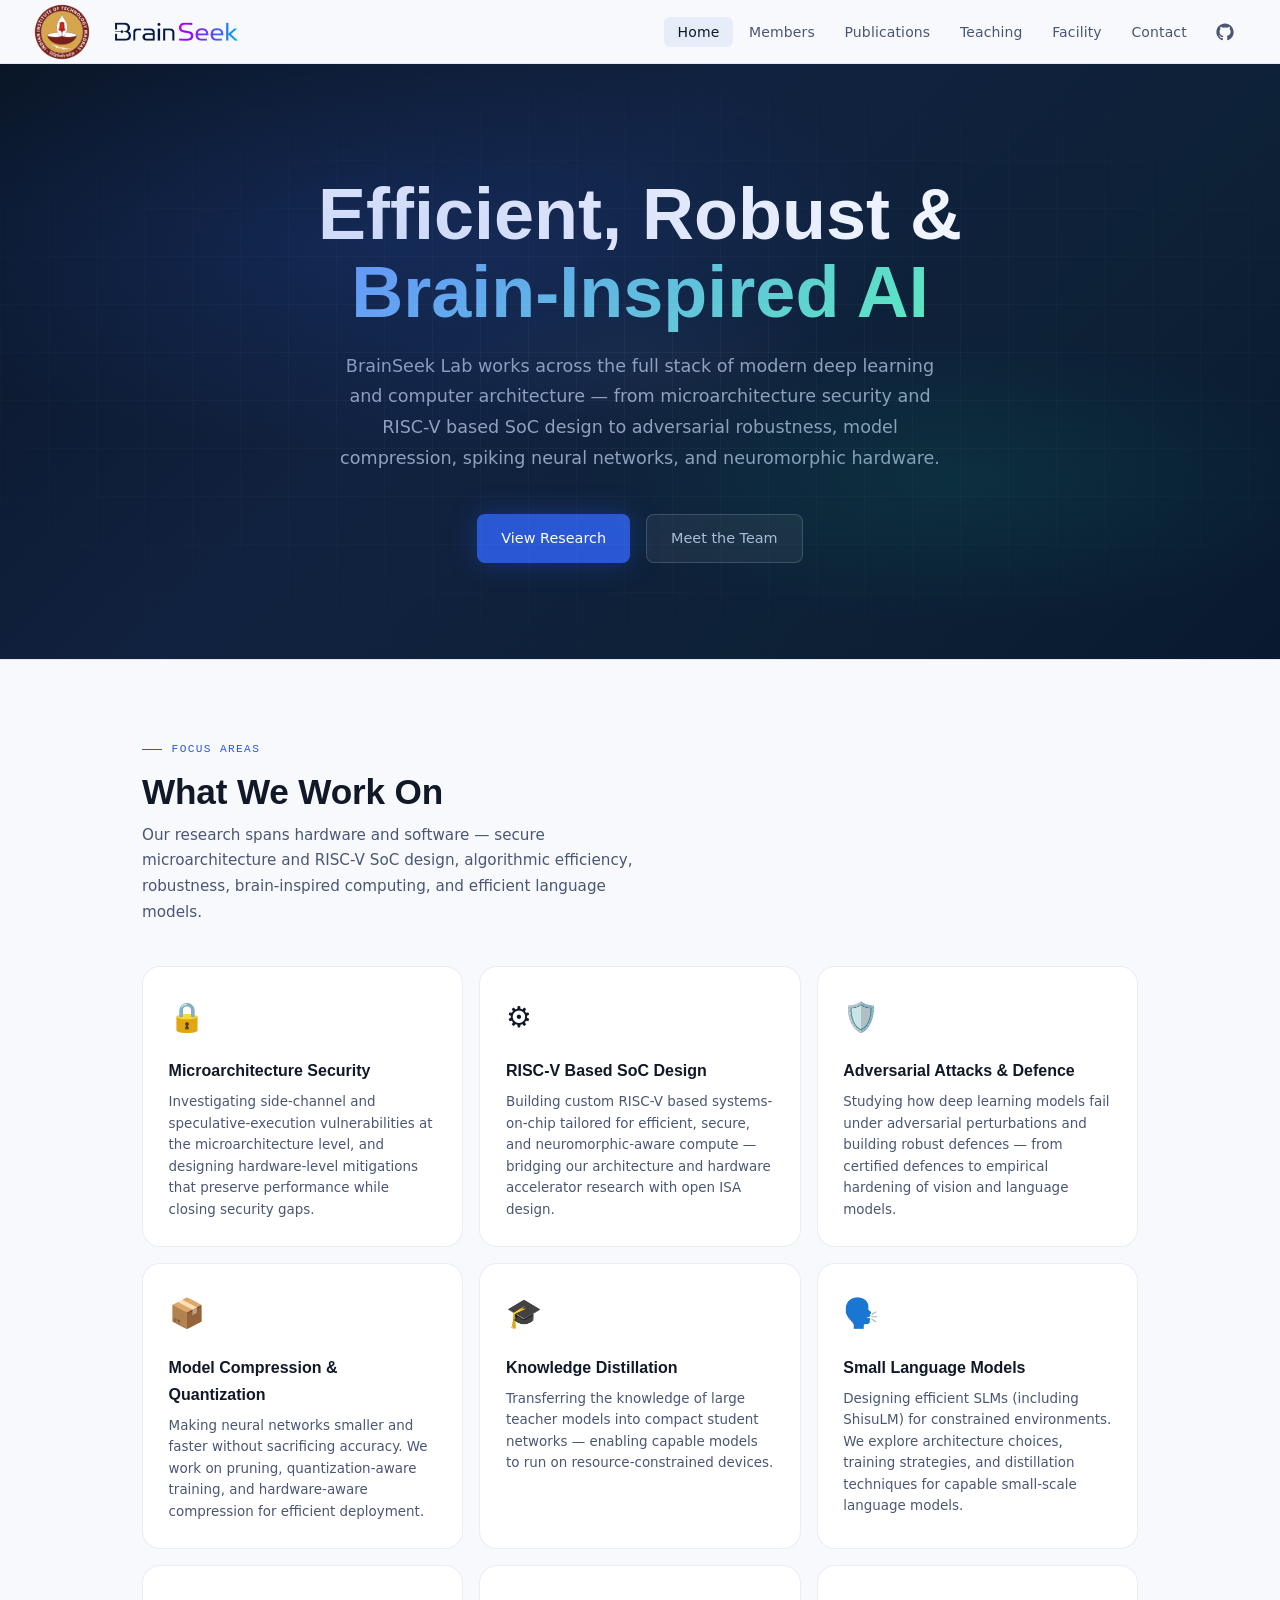
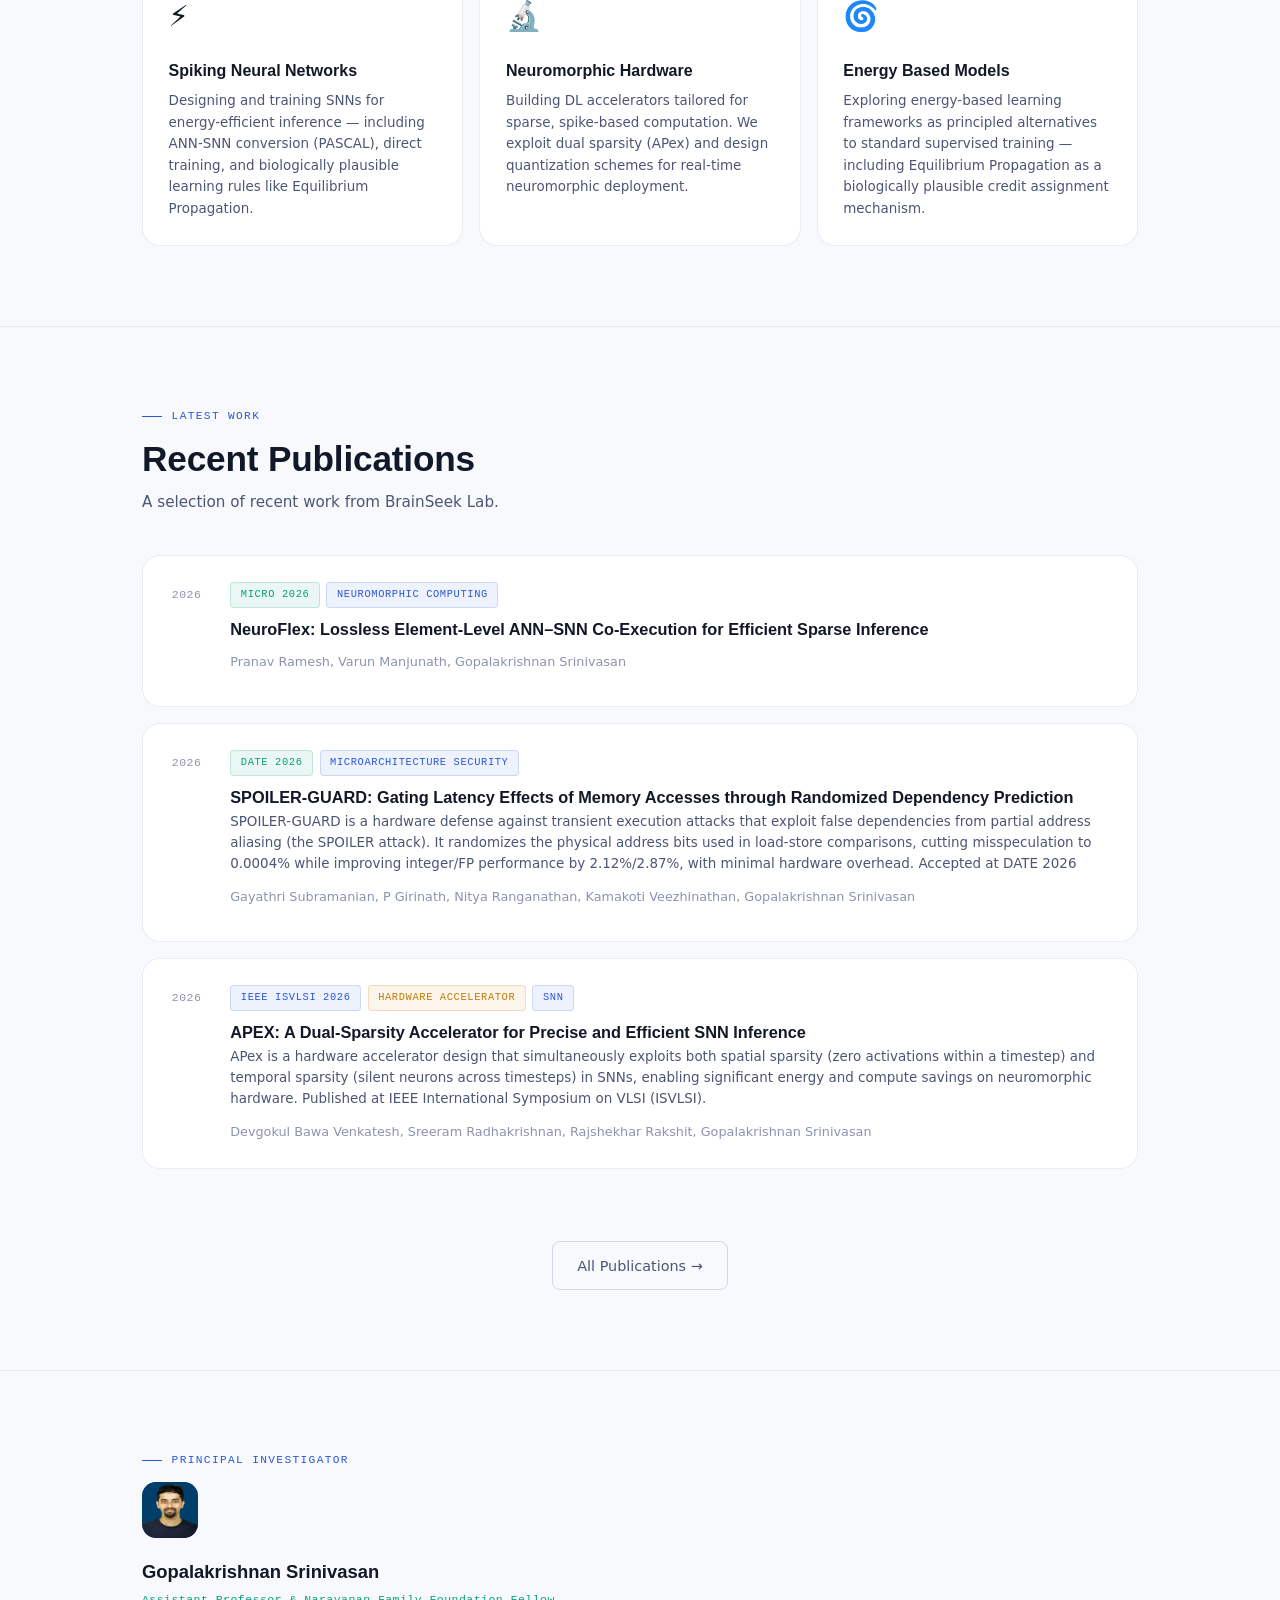
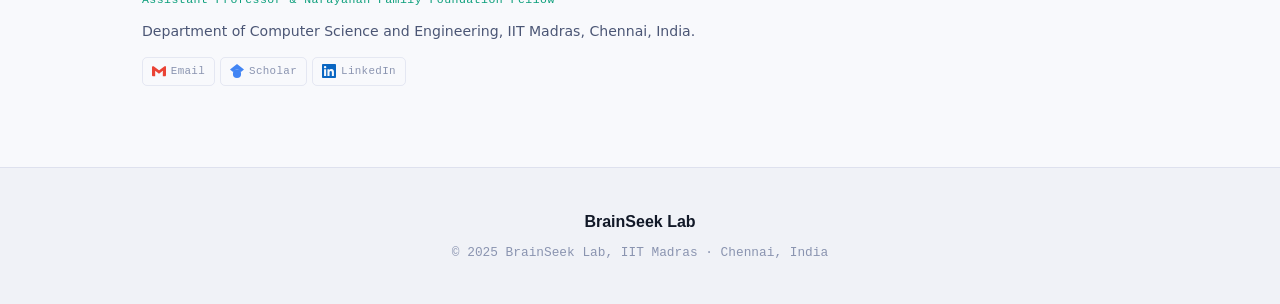
<file: index.html>
<!DOCTYPE html>
<html lang="en">
<head>
  <link rel="stylesheet" href="style.css">
  <meta charset="UTF-8">
  <meta name="viewport" content="width=device-width, initial-scale=1.0">
  <title>BrainSeek Lab | IIT Madras</title>
</head>
<body>

<nav>
  <a class="nav-brand" href="index.html">
    <img src="images/iit-madras-bg.png" alt="IIT Madras" class="nav-logo">
    <img src="images/logo3-bg.png" alt="BrainSeek Lab" class="nav-logo">
    <!-- <span ></span>BrainSeek Lab -->
  </a>
  <button class="nav-toggle" aria-label="Toggle menu" aria-expanded="false">
    <span></span><span></span><span></span>
  </button>
  <ul class="nav-links">
    <li><a href="index.html" class="active">Home</a></li>
    <li><a href="members.html">Members</a></li>
    <li><a href="publications.html">Publications</a></li>
    <li><a href="teaching.html">Teaching</a></li>
    <li><a href="facility.html">Facility</a></li>
    <li><a href="contact.html">Contact</a></li>
     
    <li>
      <a href="https://github.com/BrainSeek-Lab" target="_blank" rel="noopener" title="GitHub" style="display:flex;align-items:center;">
        <svg width="18" height="18" viewBox="0 0 24 24" fill="currentColor" aria-hidden="true">
          <path d="M12 .5C5.65.5.5 5.65.5 12c0 5.08 3.29 9.39 7.86 10.91.58.1.79-.25.79-.56 0-.28-.01-1.02-.02-2-3.2.7-3.88-1.54-3.88-1.54-.52-1.34-1.28-1.7-1.28-1.7-1.05-.72.08-.71.08-.71 1.16.08 1.78 1.19 1.78 1.19 1.03 1.78 2.71 1.26 3.37.97.1-.75.4-1.26.73-1.55-2.55-.29-5.23-1.28-5.23-5.7 0-1.26.45-2.28 1.19-3.09-.12-.29-.52-1.46.11-3.05 0 0 .97-.31 3.18 1.18a11.1 11.1 0 0 1 2.9-.39c.98 0 1.97.13 2.9.39 2.2-1.49 3.17-1.18 3.17-1.18.63 1.59.23 2.76.11 3.05.74.81 1.19 1.83 1.19 3.09 0 4.43-2.69 5.41-5.25 5.69.41.36.78 1.06.78 2.14 0 1.54-.01 2.79-.01 3.17 0 .31.21.67.8.56A10.52 10.52 0 0 0 23.5 12C23.5 5.65 18.35.5 12 .5Z"/>
        </svg>
      </a>
    </li>
  </ul>
</nav>

<div class="page">

  <!-- HERO -->
  <section class="hero">
    <div class="hero-bg"></div>
    <div class="hero-grid"></div>
    <!-- <div class="hero-tag">Deep Learning, Neuromorphic Computing &amp; MicroArchitecture  · IIT Madras</div> -->
    <h1>Efficient, Robust &amp;<br><em>Brain-Inspired AI</em></h1>
    <p class="hero-sub">
      BrainSeek Lab works across the full stack of modern deep learning and computer architecture — from
      microarchitecture security and RISC-V based SoC design to adversarial robustness, model compression,
      spiking neural networks, and neuromorphic hardware.
    </p>
    <div class="hero-actions">
      <a class="btn btn-primary" href="publications.html">View Research</a>
      <a class="btn btn-ghost" href="members.html">Meet the Team</a>
    </div>
  </section>

  <hr class="sep">

  <!-- RESEARCH AREAS -->
  <div class="section">
    <div class="section-label">Focus Areas</div>
    <h2 class="section-title">What We Work On</h2>
    <p class="section-sub">
      Our research spans hardware and software — secure microarchitecture and RISC-V SoC design,
      algorithmic efficiency, robustness, brain-inspired computing, and efficient language models.
    </p>

    <div class="research-grid">

      <div class="research-card">
        <span class="rc-icon">🔒</span>
        <div class="rc-title">Microarchitecture Security</div>
        <div class="rc-desc">Investigating side-channel and speculative-execution vulnerabilities at the microarchitecture level, and designing hardware-level mitigations that preserve performance while closing security gaps.</div>
      </div>

      <div class="research-card">
        <span class="rc-icon">⚙️</span>
        <div class="rc-title">RISC-V Based SoC Design</div>
        <div class="rc-desc">Building custom RISC-V based systems-on-chip tailored for efficient, secure, and neuromorphic-aware compute — bridging our architecture and hardware accelerator research with open ISA design.</div>
      </div>

      <div class="research-card">
        <span class="rc-icon">🛡️</span>
        <div class="rc-title">Adversarial Attacks &amp; Defence</div>
        <div class="rc-desc">Studying how deep learning models fail under adversarial perturbations and building robust defences — from certified defences to empirical hardening of vision and language models.</div>
      </div>

      <div class="research-card">
        <span class="rc-icon">📦</span>
        <div class="rc-title">Model Compression &amp; Quantization</div>
        <div class="rc-desc">Making neural networks smaller and faster without sacrificing accuracy. We work on pruning, quantization-aware training, and hardware-aware compression for efficient deployment.</div>
      </div>

      <div class="research-card">
        <span class="rc-icon">🎓</span>
        <div class="rc-title">Knowledge Distillation</div>
        <div class="rc-desc">Transferring the knowledge of large teacher models into compact student networks — enabling capable models to run on resource-constrained devices.</div>
      </div>

      <div class="research-card">
        <span class="rc-icon">🗣️</span>
        <div class="rc-title">Small Language Models</div>
        <div class="rc-desc">Designing efficient SLMs (including ShisuLM) for constrained environments. We explore architecture choices, training strategies, and distillation techniques for capable small-scale language models.</div>
      </div>

      <div class="research-card">
        <span class="rc-icon">⚡</span>
        <div class="rc-title">Spiking Neural Networks</div>
        <div class="rc-desc">Designing and training SNNs for energy-efficient inference — including ANN-SNN conversion (PASCAL), direct training, and biologically plausible learning rules like Equilibrium Propagation.</div>
      </div>

      <div class="research-card">
        <span class="rc-icon">🔬</span>
        <div class="rc-title">Neuromorphic Hardware</div>
        <div class="rc-desc">Building DL accelerators tailored for sparse, spike-based computation. We exploit dual sparsity (APex) and design quantization schemes for real-time neuromorphic deployment.</div>
      </div>

      <div class="research-card">
        <span class="rc-icon">🌀</span>
        <div class="rc-title">Energy Based Models</div>
        <div class="rc-desc">Exploring energy-based learning frameworks as principled alternatives to standard supervised training — including Equilibrium Propagation as a biologically plausible credit assignment mechanism.</div>
      </div>

    </div>
  </div>

  <hr class="sep">

  <!-- RECENT PUBLICATIONS PREVIEW -->
  <div class="section">
    <div class="section-label">Latest Work</div>
    <h2 class="section-title">Recent Publications</h2>
    <p class="section-sub">A selection of recent work from BrainSeek Lab.</p>

    <div class="pub-list">

      <div class="pub-list pub-list-mb">
        <a class="pub-card" href="#" target='_blank'>
          <div class="pub-year">2026</div>
          <div class="pub-body">
            <div class="pub-badges">
              <span class="badge badge-teal">MICRO 2026</span>
              <span class="badge badge-blue">Neuromorphic Computing</span>
            </div>
            <div class="pub-title">NeuroFlex: Lossless Element-Level ANN–SNN Co-Execution for
  Efficient Sparse Inference</div>
            <div class="pub-desc">
              
            </div>
            <div class="pub-authors">
              <span class="pub-authors">Pranav Ramesh, Varun Manjunath, Gopalakrishnan Srinivasan</span>
            </div>
          </div>
        </a>

        <a class="pub-card" href="https://ieeexplore.ieee.org/abstract/document/11539184" target='_blank'>
          <div class="pub-year">2026</div>
          <div class="pub-body">
            <div class="pub-badges">
              <span class="badge badge-teal">DATE 2026</span>
              <span class="badge badge-blue">MicroArchitecture Security</span>
            </div>
            <div class="pub-title">SPOILER-GUARD: Gating Latency Effects of Memory Accesses through Randomized Dependency Prediction</div>
            <div class="pub-desc">
              SPOILER-GUARD is a hardware defense against transient execution attacks that exploit false dependencies from partial address aliasing (the SPOILER attack). It randomizes the physical address bits used in load-store comparisons, cutting misspeculation to 0.0004% while improving integer/FP performance by 2.12%/2.87%, with minimal hardware overhead. Accepted at DATE 2026
            </div>
            <div class="pub-authors">
              <span class="pub-authors">Gayathri Subramanian, P Girinath, Nitya Ranganathan, Kamakoti Veezhinathan, Gopalakrishnan Srinivasan</span>
            </div>
          </div>
        </a>

        <a class="pub-card" href="https://arxiv.org/abs/2608.19046" target="'_blank">
          <div class="pub-year">2026</div>
          <div class="pub-body">
            <div class="pub-badges">
              <span class="badge badge-blue">IEEE ISVLSI 2026</span>
              <span class="badge badge-amber">Hardware Accelerator</span>
              <span class="badge badge-blue">SNN</span>
            </div>
            <div class="pub-title">APEX: A Dual-Sparsity Accelerator for Precise and Efficient SNN Inference</div>
            <div class="pub-desc">
              APex is a hardware accelerator design that simultaneously exploits both spatial sparsity (zero activations within a timestep) and temporal sparsity (silent neurons across timesteps) in SNNs, enabling significant energy and compute savings on neuromorphic hardware. Published at IEEE International Symposium on VLSI (ISVLSI).
            </div>
            <div class="pub-affil">Devgokul Bawa Venkatesh, Sreeram Radhakrishnan, Rajshekhar Rakshit, Gopalakrishnan Srinivasan </div>
          </div>
        </a>
        </div>

    </div>

    <div class="mt-md text-center">
      <a class="btn btn-ghost" href="publications.html">All Publications →</a>
    </div>
  </div>

  <hr class="sep">

  <!-- PI SPOTLIGHT -->
  <div class="section">
    <div class="section-label">Principal Investigator</div>
    <!-- <h2 class="section-title">Lab Director</h2> -->

    <div class="member-card-pi">
      <div class="member-avatar"><img src="images/humans/gopal.png" alt="GS"></div>
      <div>
        <div class="pi-name">Gopalakrishnan Srinivasan</div>
        <div class="pi-role">Assistant Professor &amp; Narayanan Family Foundation Fellow</div>
        <div class="pi-dept">Department of Computer Science and Engineering, IIT Madras, Chennai, India.</div>
        <div class="mt-sm">
          <a class="member-link" href="mailto:sgopal@cse.iitm.ac.in" style="display:inline-flex;align-items:center;gap:5px;"><svg width="14" height="14" viewBox="0 0 24 24" aria-hidden="true"><path fill="#EA4335" d="M24 5.457v13.909c0 .904-.732 1.636-1.636 1.636h-3.819V11.73L12 16.64l-6.545-4.91v9.273H1.636A1.636 1.636 0 0 1 0 19.366V5.457c0-.904.732-1.636 1.636-1.636h1.223l9.056 6.716c.075.056.166.084.257.084s.182-.028.257-.084l9.056-6.716h1.223c.904 0 1.636.732 1.636 1.636z"/></svg>Email</a>
          <a class="member-link" href="https://scholar.google.com/citations?user=ynJrDpAAAAAJ&hl=en&oi=ao" target="_blank" rel="noopener" style="display:inline-flex;align-items:center;gap:5px;"><svg width="14" height="14" viewBox="0 0 24 24" aria-hidden="true"><path fill="#4285F4" d="M5.242 13.769L0 9.5 12 0l12 9.5-5.242 4.269C17.548 11.024 14.978 9.5 12 9.5c-2.977 0-5.548 1.524-6.758 4.269zM12 10a7 7 0 1 0 0 14 7 7 0 0 0 0-14z"/></svg>Scholar</a>
          <a class="member-link" href="https://www.linkedin.com/in/gopalakrishnan-srinivasan-ab442420/" target="_blank" rel="noopener" style="display:inline-flex;align-items:center;gap:5px;"><svg width="14" height="14" viewBox="0 0 24 24" aria-hidden="true"><path fill="#0A66C2" d="M20.447 20.452h-3.554v-5.569c0-1.328-.027-3.037-1.852-3.037-1.853 0-2.136 1.445-2.136 2.939v5.667H9.351V9h3.414v1.561h.046c.477-.9 1.637-1.85 3.37-1.85 3.601 0 4.267 2.37 4.267 5.455v6.286zM5.337 7.433c-1.144 0-2.063-.926-2.063-2.065 0-1.138.92-2.063 2.063-2.063 1.14 0 2.064.925 2.064 2.063 0 1.139-.925 2.065-2.064 2.065zm1.782 13.019H3.555V9h3.564v11.452zM22.225 0H1.771C.792 0 0 .774 0 1.729v20.542C0 23.227.792 24 1.771 24h20.451C23.2 24 24 23.227 24 22.271V1.729C24 .774 23.2 0 22.222 0h.003z"/></svg>LinkedIn</a>
        </div>
      </div>
    </div>
  </div>

</div>

<footer>
  <div class="footer-brand">BrainSeek Lab</div>
  <div class="footer-copy">© 2025 BrainSeek Lab, IIT Madras · Chennai, India</div>
</footer>

<script src="Nav.js"></script>
</body>
</html>
</file>
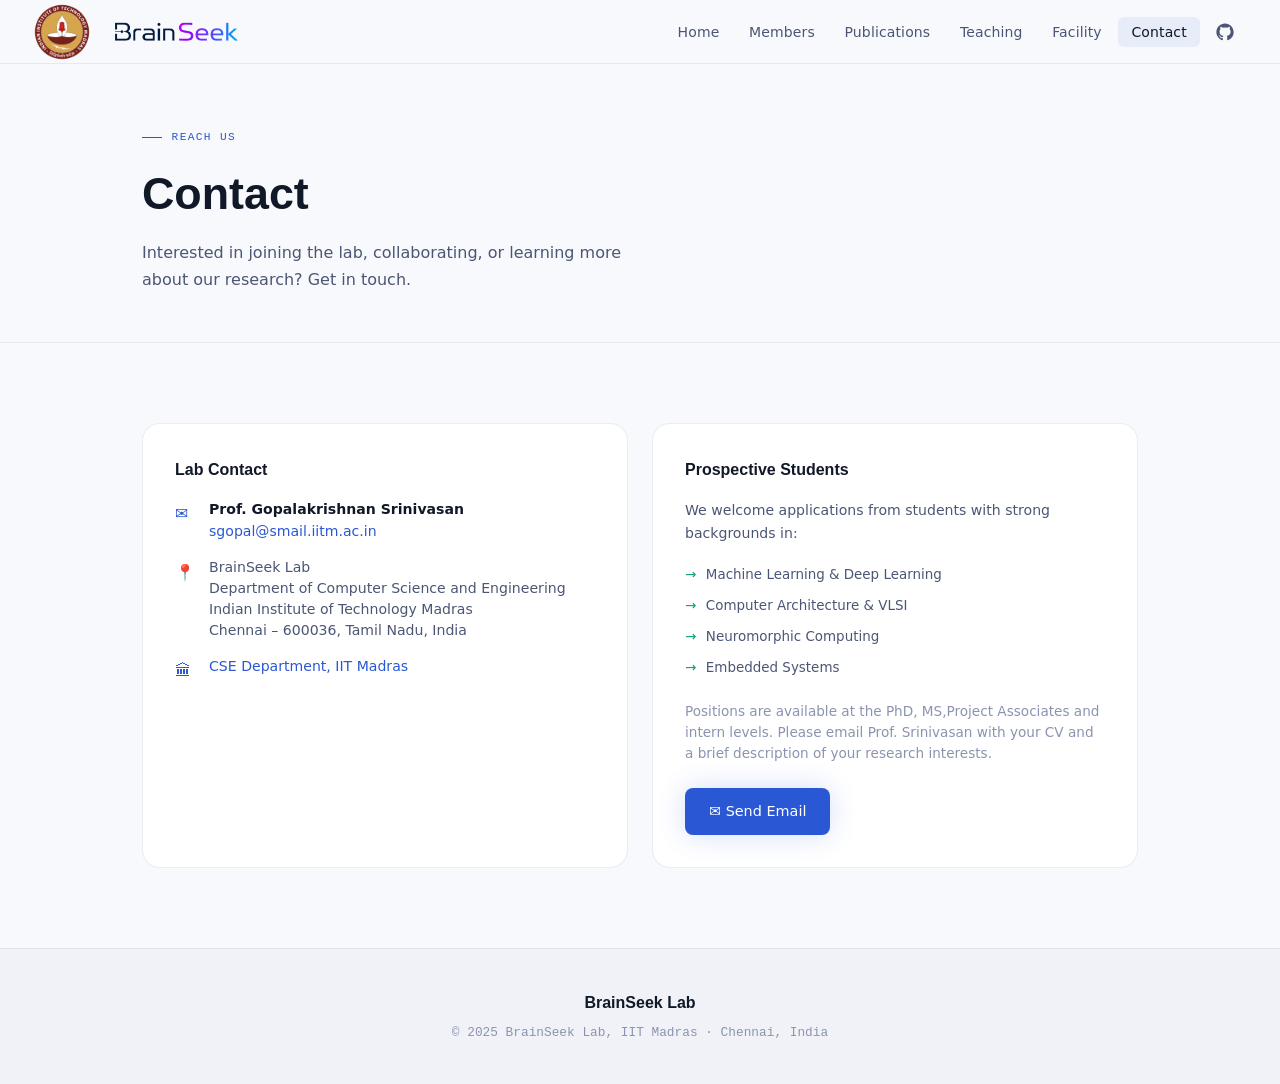
<file: contact.html>
<!DOCTYPE html>
<html lang="en">
<head>
  <link rel="stylesheet" href="style.css">
  <meta charset="UTF-8">
  <meta name="viewport" content="width=device-width, initial-scale=1.0">
  <title>Contact | BrainSeek Lab</title>
</head>
<body>

<nav>
  <a class="nav-brand" href="index.html">
    <img src="images/iit-madras-bg.png" alt="IIT Madras" class="nav-logo">
    <img src="images/logo3-bg.png" alt="BrainSeek Lab" class="nav-logo">
    <!-- <span ></span>BrainSeek Lab -->
  </a>
  <button class="nav-toggle" aria-label="Toggle menu" aria-expanded="false">
    <span></span><span></span><span></span>
  </button>
  <ul class="nav-links">
    <li><a href="index.html">Home</a></li>
    <li><a href="members.html">Members</a></li>
    <li><a href="publications.html">Publications</a></li>
    <li><a href="teaching.html">Teaching</a></li>
    <li><a href="facility.html">Facility</a></li>
    <li><a href="contact.html" class="active">Contact</a></li>
    <li>
      <a href="https://github.com/BrainSeek-Lab" target="_blank" rel="noopener" title="GitHub" style="display:flex;align-items:center;">
        <svg width="18" height="18" viewBox="0 0 24 24" fill="currentColor" aria-hidden="true">
          <path d="M12 .5C5.65.5.5 5.65.5 12c0 5.08 3.29 9.39 7.86 10.91.58.1.79-.25.79-.56 0-.28-.01-1.02-.02-2-3.2.7-3.88-1.54-3.88-1.54-.52-1.34-1.28-1.7-1.28-1.7-1.05-.72.08-.71.08-.71 1.16.08 1.78 1.19 1.78 1.19 1.03 1.78 2.71 1.26 3.37.97.1-.75.4-1.26.73-1.55-2.55-.29-5.23-1.28-5.23-5.7 0-1.26.45-2.28 1.19-3.09-.12-.29-.52-1.46.11-3.05 0 0 .97-.31 3.18 1.18a11.1 11.1 0 0 1 2.9-.39c.98 0 1.97.13 2.9.39 2.2-1.49 3.17-1.18 3.17-1.18.63 1.59.23 2.76.11 3.05.74.81 1.19 1.83 1.19 3.09 0 4.43-2.69 5.41-5.25 5.69.41.36.78 1.06.78 2.14 0 1.54-.01 2.79-.01 3.17 0 .31.21.67.8.56A10.52 10.52 0 0 0 23.5 12C23.5 5.65 18.35.5 12 .5Z"/>
        </svg>
      </a>
    </li>
  </ul>
</nav>

<div class="page">

  <div class="hero-sm">
    <div class="section-label section-label-sm">Reach Us</div>
    <h1>Contact</h1>
    <p>Interested in joining the lab, collaborating, or learning more about our research? Get in touch.</p>
  </div>

  <hr class="sep">

  <div class="section">

    <div class="contact-wrap">

      <!-- LEFT -->
      <div class="contact-card">
        <h3>Lab Contact</h3>

        <div class="contact-item">
          <div class="ci-icon">✉</div>
          <div class="ci-text">
            <strong class="hi-text">Prof. Gopalakrishnan Srinivasan</strong>
            <a href="mailto:sgopal@cse.iitm.ac.in">sgopal@smail.iitm.ac.in</a>
          </div>
        </div>

        <div class="contact-item">
          <div class="ci-icon">📍</div>
          <div class="ci-text">
            BrainSeek Lab<br>
            Department of Computer Science and Engineering<br>
            Indian Institute of Technology Madras<br>
            Chennai – 600036, Tamil Nadu, India
          </div>
        </div>

        <div class="contact-item">
          <div class="ci-icon">🏛</div>
          <div class="ci-text">
            <a href="https://www.cse.iitm.ac.in" target="_blank">CSE Department, IIT Madras</a>
          </div>
        </div>
      </div>

      <!-- RIGHT -->
      <div class="contact-card">
        <h3>Prospective Students</h3>
        <p class="contact-note">
          We welcome applications from students with strong backgrounds in:
        </p>

        <div class="interest-list">
          <div class="interest-item"><span class="interest-arrow">→</span> Machine Learning &amp; Deep Learning
          </div>
          <div class="interest-item"><span class="interest-arrow">→</span> Computer Architecture &amp; VLSI
          </div>
          <div class="interest-item"><span class="interest-arrow">→</span> Neuromorphic Computing
          </div>
          <div class="interest-item"><span class="interest-arrow">→</span> Embedded Systems
          </div>
        </div>

        <p class="contact-disclaimer">
          Positions are available at the PhD, MS,Project Associates and intern levels. Please email Prof. Srinivasan with your CV and a brief description of your research interests.
        </p>

        <div class="mt-md">
          <a class="btn btn-primary" href="mailto:sgopal@smail.iitm.ac.in">
            ✉ Send Email
          </a>
        </div>
      </div>

    </div>

  </div>

</div>

<footer>
  <div class="footer-brand">BrainSeek Lab</div>
  <div class="footer-copy">© 2025 BrainSeek Lab, IIT Madras · Chennai, India</div>
</footer>

<script src="Nav.js"></script>
</body>
</html>
</file>
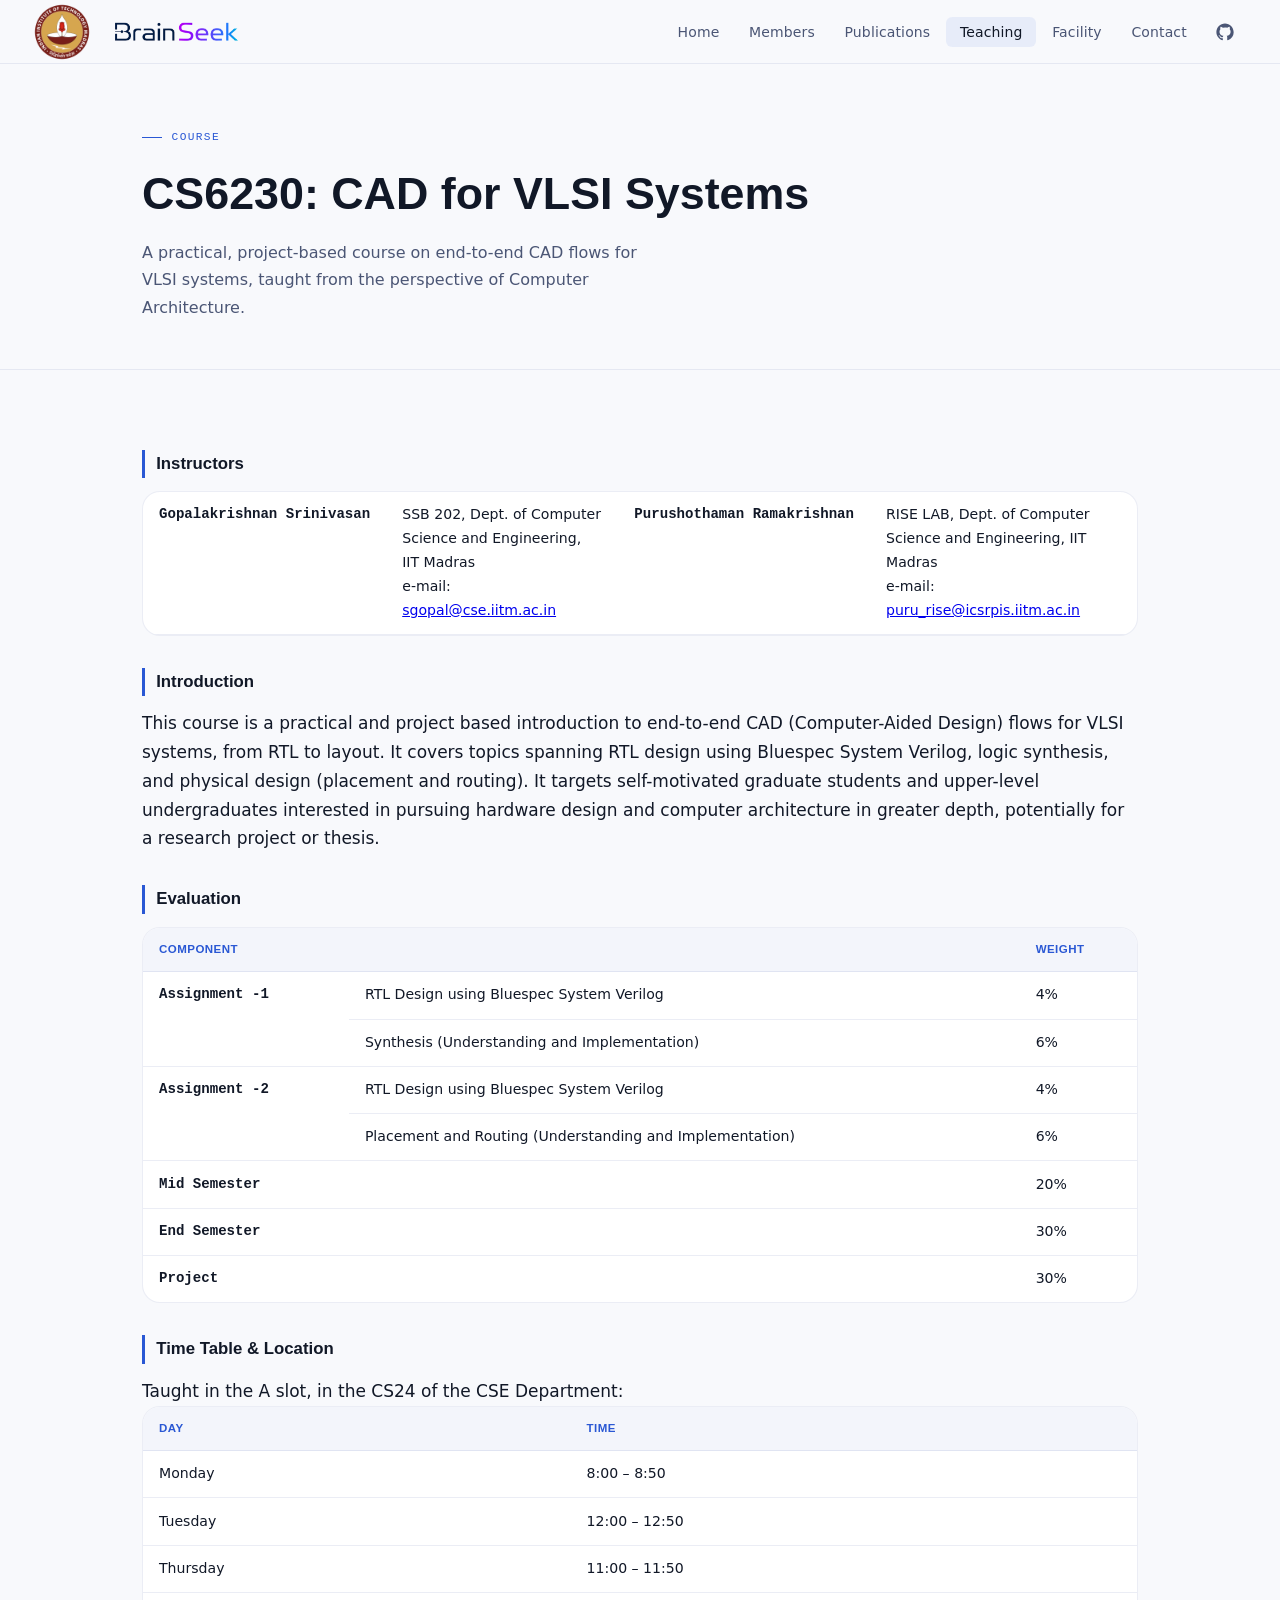
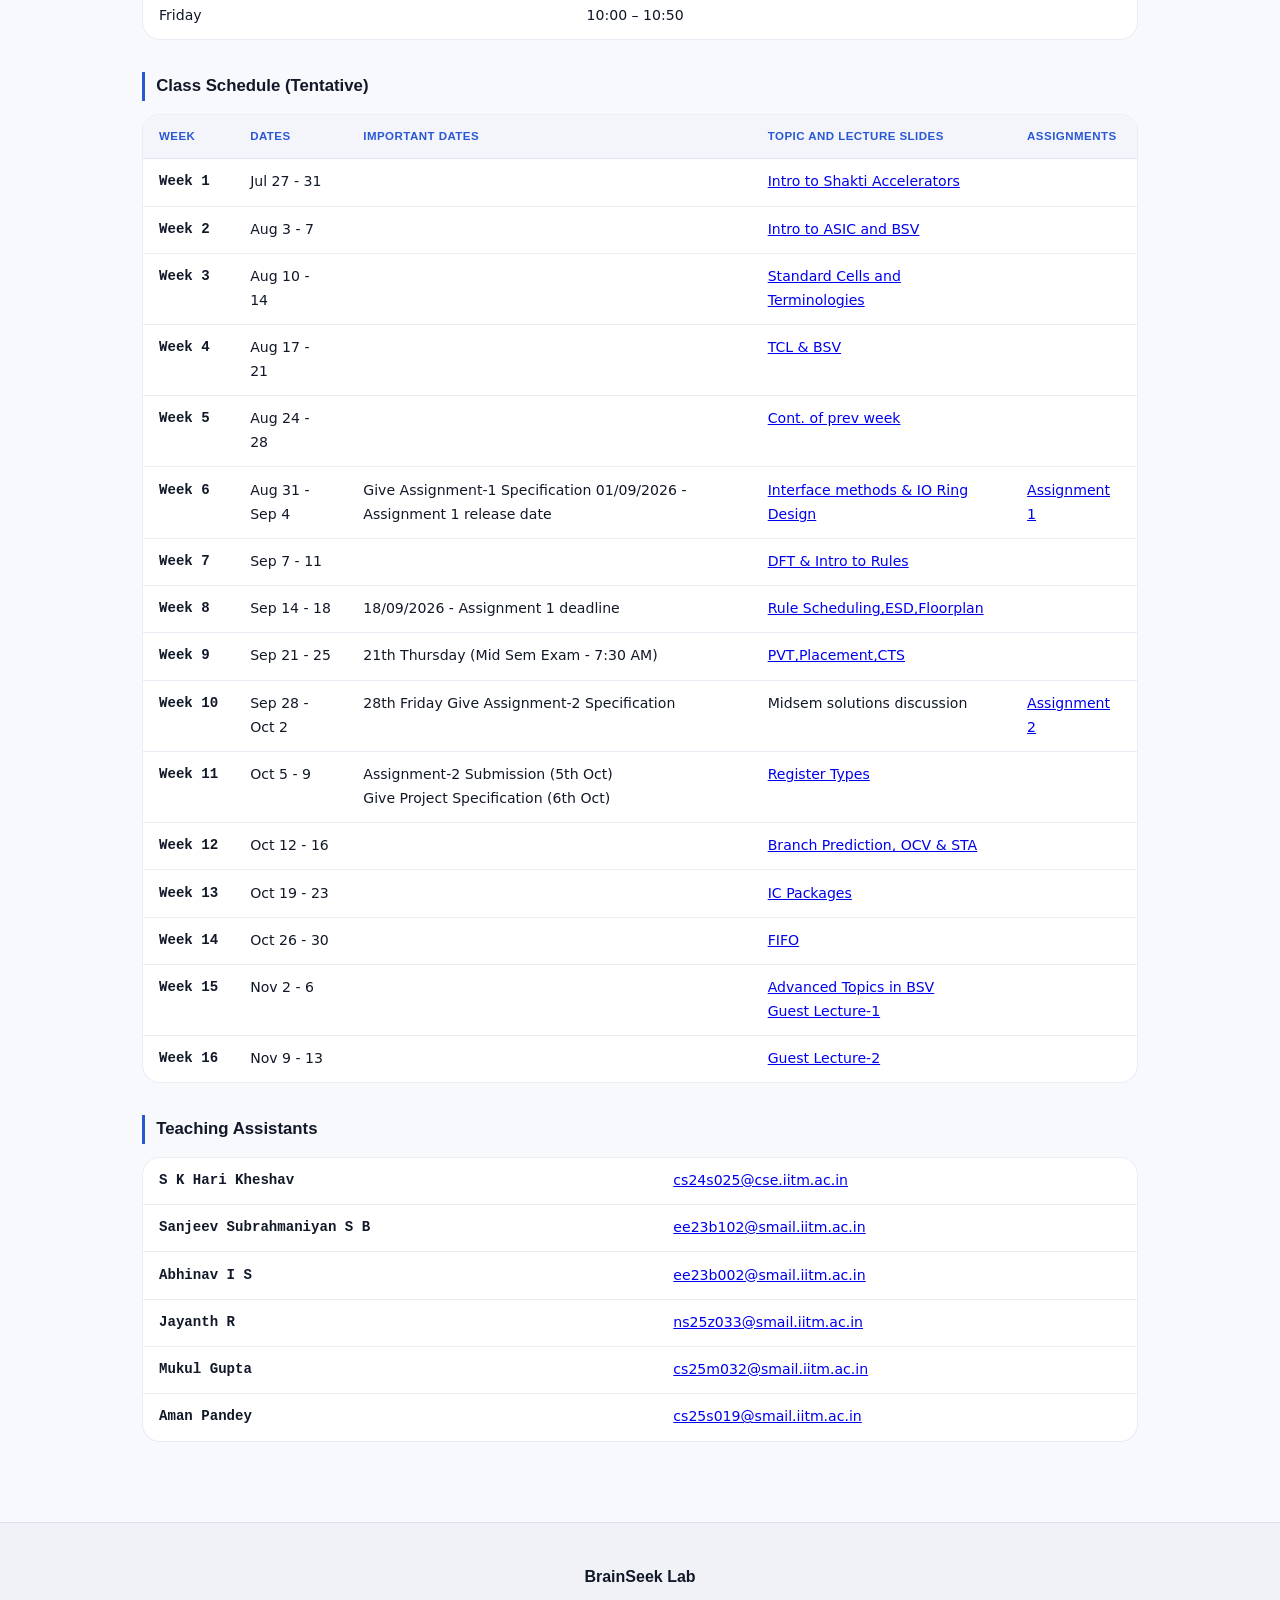
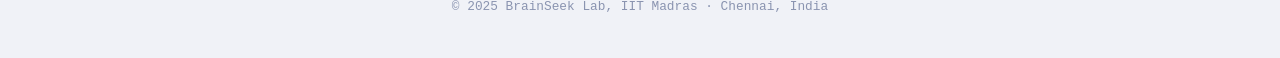
<file: cs6230.html>
<!DOCTYPE html>
<html lang="en">
<head>
  <link rel="stylesheet" href="style.css">
  <meta charset="UTF-8">
  <meta name="viewport" content="width=device-width, initial-scale=1.0">
  <title>CS6230: CAD for VLSI Systems | BrainSeek Lab</title>
</head>
<body>

<nav>
  <a class="nav-brand" href="index.html">
    <img src="images/iit-madras-bg.png" alt="IIT Madras" class="nav-logo">
    <img src="images/logo3-bg.png" alt="BrainSeek Lab" class="nav-logo">
  </a>
  <button class="nav-toggle" aria-label="Toggle menu" aria-expanded="false">
    <span></span><span></span><span></span>
  </button>
  <ul class="nav-links">
    <li><a href="index.html">Home</a></li>
    <li><a href="members.html">Members</a></li>
    <li><a href="publications.html">Publications</a></li>
    <li><a href="teaching.html" class="active">Teaching</a></li>
    <li><a href="facility.html">Facility</a></li>
    <li><a href="contact.html">Contact</a></li>
    <li>
      <a href="https://github.com/BrainSeek-Lab" target="_blank" rel="noopener" title="GitHub" style="display:flex;align-items:center;">
        <svg width="18" height="18" viewBox="0 0 24 24" fill="currentColor" aria-hidden="true">
          <path d="M12 .5C5.65.5.5 5.65.5 12c0 5.08 3.29 9.39 7.86 10.91.58.1.79-.25.79-.56 0-.28-.01-1.02-.02-2-3.2.7-3.88-1.54-3.88-1.54-.52-1.34-1.28-1.7-1.28-1.7-1.05-.72.08-.71.08-.71 1.16.08 1.78 1.19 1.78 1.19 1.03 1.78 2.71 1.26 3.37.97.1-.75.4-1.26.73-1.55-2.55-.29-5.23-1.28-5.23-5.7 0-1.26.45-2.28 1.19-3.09-.12-.29-.52-1.46.11-3.05 0 0 .97-.31 3.18 1.18a11.1 11.1 0 0 1 2.9-.39c.98 0 1.97.13 2.9.39 2.2-1.49 3.17-1.18 3.17-1.18.63 1.59.23 2.76.11 3.05.74.81 1.19 1.83 1.19 3.09 0 4.43-2.69 5.41-5.25 5.69.41.36.78 1.06.78 2.14 0 1.54-.01 2.79-.01 3.17 0 .31.21.67.8.56A10.52 10.52 0 0 0 23.5 12C23.5 5.65 18.35.5 12 .5Z"/>
        </svg>
      </a>
    </li>
  </ul>
</nav>

<div class="page">

  <div class="hero-sm">
    <div class="section-label section-label-sm">Course</div>
    <h1>CS6230: CAD for VLSI Systems</h1>
    <p>A practical, project-based course on end-to-end CAD flows for VLSI systems, taught from the perspective of Computer Architecture.</p>
  </div>

  <hr class="sep">

  <div class="section">

    <div class="teach-block">
      <div class="teach-block-title">Instructors</div>
      <div class="teach-table-wrap">
        <table class="teach-table">
          <tbody>
            <tr>
              <td class="teach-code">Gopalakrishnan Srinivasan</td>
              <td>
                SSB 202, Dept. of Computer Science and Engineering, IIT Madras<br>
                e-mail: <a href="mailto:sgopal@cse.iitm.ac.in">sgopal@cse.iitm.ac.in</a>
              </td>
              <td class="teach-code">Purushothaman Ramakrishnan</td>
              <td>
                RISE LAB, Dept. of Computer Science and Engineering, IIT Madras<br>
                e-mail: <a href="mailto:puru_rise@icsrpis.iitm.ac.in">puru_rise@icsrpis.iitm.ac.in</a>
              </td>
            </tr>
            <tr>
            </tr>
          </tbody>
        </table>
      </div>
    </div>

    <div class="teach-block">
      <div class="teach-block-title">Introduction</div>
      <p>
        This course is a practical and project based introduction to end-to-end CAD
        (Computer-Aided Design) flows for VLSI systems, from RTL to layout. It covers
        topics spanning RTL design using Bluespec System Verilog, logic synthesis, and
        physical design (placement and routing). It targets self-motivated graduate students
        and upper-level undergraduates interested in pursuing hardware design and
        computer architecture in greater depth, potentially for a research project or thesis.
      </p>
    </div>

    <div class="teach-block">
      <div class="teach-block-title">Evaluation</div>
      <div class="teach-table-wrap">
        <table class="teach-table">
          <thead>
            <tr>
              <th>Component</th>
              <th></th>
              <th>Weight</th>
            </tr>
          </thead>
          <tbody>
            <tr>
              <td class="teach-code" rowspan="2">Assignment -1</td>
              <td>RTL Design using Bluespec System Verilog</td>
              <td>4%</td>
            </tr>
            <tr>
              <td>Synthesis (Understanding and Implementation)</td>
              <td>6%</td>
            </tr>
            <tr>
              <td class="teach-code" rowspan="2">Assignment -2</td>
              <td>RTL Design using Bluespec System Verilog</td>
              <td>4%</td>
            </tr>
            <tr>
              <td>Placement and Routing (Understanding and Implementation)</td>
              <td>6%</td>
            </tr>
            <tr>
              <td class="teach-code">Mid Semester</td>
              <td></td>
              <td>20%</td>
            </tr>
            <tr>
              <td class="teach-code">End Semester</td>
              <td></td>
              <td>30%</td>
            </tr>
            <tr>
              <td class="teach-code">Project</td>
              <td></td>
              <td>30%</td>
            </tr>
            <!-- <tr>
              <td class="teach-code"><strong>Total</strong></td>
              <td></td>
              <td><strong>100%</strong></td>
            </tr> -->
          </tbody>
        </table>
      </div>
    </div>

    <div class="teach-block">
      <div class="teach-block-title">Time Table &amp; Location</div>
      <p>Taught in the A slot, in the CS24 of the CSE Department:</p>
      <div class="teach-table-wrap">
        <table class="teach-table">
          <thead>
            <tr>
              <th>Day</th>
              <th>Time</th>
            </tr>
          </thead>
          <tbody>
            <tr><td>Monday</td><td>8:00 &ndash; 8:50</td></tr>
            <tr><td>Tuesday</td><td>12:00 &ndash; 12:50</td></tr>
            <tr><td>Thursday</td><td>11:00 &ndash; 11:50</td></tr>            
            <tr><td>Friday</td><td>10:00 &ndash; 10:50</td></tr>          
          </tbody>
        </table>
      </div>
    </div>

    <div class="teach-block">
      <div class="teach-block-title">Class Schedule (Tentative) </div>
      <div class="teach-table-wrap">
        <table class="teach-table">
          <thead>
            <tr>
              <th>Week</th>
              <th>Dates</th>
              <th>Important Dates</th>
              <th>Topic and Lecture Slides</th>
              <th>Assignments</th>
            </tr>
          </thead>
          <tbody>
            <tr>
              <td class="teach-code">Week 1</td>
              <td>Jul 27 - 31</td>
              <td></td>
              <td><a href="https://drive.google.com/drive/folders/1010feli-mTU5IGSNfs9pG7Lj7bbYo41e?usp=sharing">Intro to Shakti Accelerators</a></td>
              <td></td>
            </tr>
            <tr>
              <td class="teach-code">Week 2</td>
              <td>Aug 3 - 7</td>
              <td></td>
              <td><a href='https://drive.google.com/drive/folders/1KRQnMsLtb5wWJJB0lqBmkQGE80nIwhH8?usp=sharing'>Intro to ASIC and BSV</a></td>
              <td></td>
            </tr>
            <tr>
              <td class="teach-code">Week 3</td>
              <td>Aug 10 - 14</td>
              <td></td>
              <td><a href="https://drive.google.com/drive/folders/1iYbSdsLDqknSmMczdoHVlHmPAwYO2QZg?usp=sharing">Standard Cells and Terminologies</a></td>
              <td></td>              
            </tr>
            <tr>
              <td class="teach-code">Week 4</td>
              <td>Aug 17 - 21</td>
              <td></td>
              <td><a href="https://drive.google.com/drive/folders/1b8NyIgX5tSLRARaC--28wYi7zSeu4Qky?usp=sharing">TCL & BSV</a></td>
              <td></td>
            </tr>
            <tr>
              <td class="teach-code">Week 5</td>
              <td>Aug 24 - 28</td>
              <td></td>
              <td><a href="https://drive.google.com/drive/folders/1b8NyIgX5tSLRARaC--28wYi7zSeu4Qky?usp=sharing">Cont. of prev week</td>              
              <td></td>
            </tr>
            <tr>
              <td class="teach-code">Week 6</td>
              <td>Aug 31 - Sep 4</td>
              <td>Give Assignment-1 Specification
                  01/09/2026 - Assignment 1 release date
              </td>
              <td><a href="https://drive.google.com/drive/folders/165dIEZDwK71UeOsEEvQb3_XlmFCA5JmC?usp=sharing">Interface methods & IO Ring Design</a></td>
              <td><a href="https://courses.iitm.ac.in/mod/forum/discuss.php?d=16429#p22124">Assignment 1</a></td>
            </tr>
            <tr>
              <td class="teach-code">Week 7</td>
              <td>Sep 7 - 11</td>
              <td></td>
              <td><a href="https://drive.google.com/drive/folders/1c9gQ4W-eqkGjX_lwPjUh8wdfFSjhZenb?usp=sharing">DFT & Intro to Rules </a></td>
              <td></td>
            </tr>
            <tr>
              <td class="teach-code">Week 8</td>
              <td>Sep 14 - 18</td>
              <td>18/09/2026 - Assignment 1 deadline</td>
              <td><a href="https://drive.google.com/drive/folders/1dVLCanaYkUrAktnTpssY7gFAe2bGgfzu?usp=sharing">Rule Scheduling,ESD,Floorplan</a></td>              
              <td></td>
            </tr>
            <tr>
              <td class="teach-code">Week 9</td>
              <td>Sep 21 - 25</td>
              <td>21th Thursday (Mid Sem Exam - 7:30 AM) </td>
              <td><a href="https://drive.google.com/drive/folders/1aRh_czsG6QYkzlAOet_jV9gO1v_JSXhN?usp=sharing">PVT,Placement,CTS</a></td>
              <td></td>
            </tr>
            <tr>
              <td class="teach-code">Week 10</td>
              <td>Sep 28 - Oct 2</td>
              <td>28th Friday Give Assignment-2 Specification </td>
              <td>Midsem solutions discussion</td>
              <td><a href="https://courses.iitm.ac.in/mod/forum/discuss.php?d=16941">Assignment 2</a></td>
            </tr>
            <tr>
              <td class="teach-code">Week 11</td>
              <td>Oct 5 - 9</td>
              <td>Assignment-2 Submission (5th Oct)
                  <br>
                  Give Project Specification (6th Oct)
              </td>
              <td><a href="https://drive.google.com/drive/folders/1jOwWB6n3A2Y_Etzuw0GrwQxX8_5e3qmC?usp=sharing">Register Types</a></td>
              <td></td>
            </tr>
            <tr>
              <td class="teach-code">Week 12</td>
              <td>Oct 12 - 16</td>
              <td></td>
              <td><a href="https://drive.google.com/drive/folders/1Ir9MZsrr5ofJMSs_tkcMbAmOUKs0qHkS?usp=sharing">Branch Prediction, OCV & STA</a></td>
              <td></td>
            </tr>
            <tr>
              <td class="teach-code">Week 13</td>
              <td>Oct 19 - 23</td>
              <td></td>
              <td><a href="https://drive.google.com/drive/folders/19YLXTjcF1WmJeISss1LJT_oJkPJ9H_ja?usp=sharing">IC Packages</a></td>
              <td></td>
            </tr>
            <tr>
              <td class="teach-code">Week 14</td>
              <td>Oct 26 - 30</td>
              <td></td>
              <td><a href="https://drive.google.com/drive/folders/15FmeOC8WT6GpBm7IOIzhHbQ3QtDGTlkk?usp=sharing">FIFO</a><br>
                  </td>
              <td></td>
            </tr>
            <tr>
              <td class="teach-code">Week 15</td>
              <td>Nov 2 - 6</td>
              <td></td>
              <td><a href="https://docs.google.com/presentation/d/1V6h2RPlF2hUZJzOtxgMUzeoZxPIT2OKb/edit?usp=sharing&ouid=101499545159018285095&rtpof=true&sd=true">Advanced Topics in BSV</a><br>
                <a href='https://drive.google.com/drive/folders/1ekQHXnrI1ClIXob4Jxhe3633yR0fQF1A?usp=sharing'>Guest Lecture-1</a></td>
              <td></td>
            </tr>
            <tr>
              <td class="teach-code">Week 16</td>
              <td>Nov 9 - 13</td>
              <td></td>
              <td><a href="https://docs.google.com/presentation/d/11fsL1WDEp5y8c7YH5pVCBt6b8PV-LGQ3/edit?usp=sharing&ouid=106055979383740286596&rtpof=true&sd=true">Guest Lecture-2</a></td>
              <td></td>
            </tr>
          </tbody>
        </table>
      </div>
</div>


    <div class="teach-block">
  <div class="teach-block-title">Teaching Assistants</div>
  <div class="teach-table-wrap">
    <table class="teach-table">
      <tbody>
        <tr>
          <td class="teach-code">S K Hari Kheshav</td>
          <td><a href="mailto:cs24s025@cse.iitm.ac.in">cs24s025@cse.iitm.ac.in</a></td>
        </tr>
        <tr>
          <td class="teach-code">Sanjeev Subrahmaniyan S B</td>
          <td><a href="mailto: ee23b102@smail.iitm.ac.in">ee23b102@smail.iitm.ac.in</a></td>
        </tr>
        <tr>
          <td class="teach-code">Abhinav I S</td>
          <td><a href="mailto:ee23b002@smail.iitm.ac.in">ee23b002@smail.iitm.ac.in</a></td>
        </tr>
        <tr>
          <td class="teach-code">Jayanth R</td>
          <td><a href="mailto:ns25z033@smail.iitm.ac.in"> ns25z033@smail.iitm.ac.in</a></td>
        </tr>
        <tr>
          <td class="teach-code">Mukul Gupta</td>
          <td><a href="mailto:cs25m032@smail.iitm.ac.in"> cs25m032@smail.iitm.ac.in</a></td>
        </tr>
        <tr>
          <td class="teach-code">Aman Pandey</td>
          <td><a href="mailto:cs25s019@smail.iitm.ac.in"> cs25s019@smail.iitm.ac.in</a></td>
        </tr>
      </tbody>
    </table>
  </div>
</div>

  </div>

</div>

<footer>
  <div class="footer-brand">BrainSeek Lab</div>
  <div class="footer-copy">© 2025 BrainSeek Lab, IIT Madras · Chennai, India</div>
</footer>

<script src="Nav.js"></script>
</body>
</html>
</file>
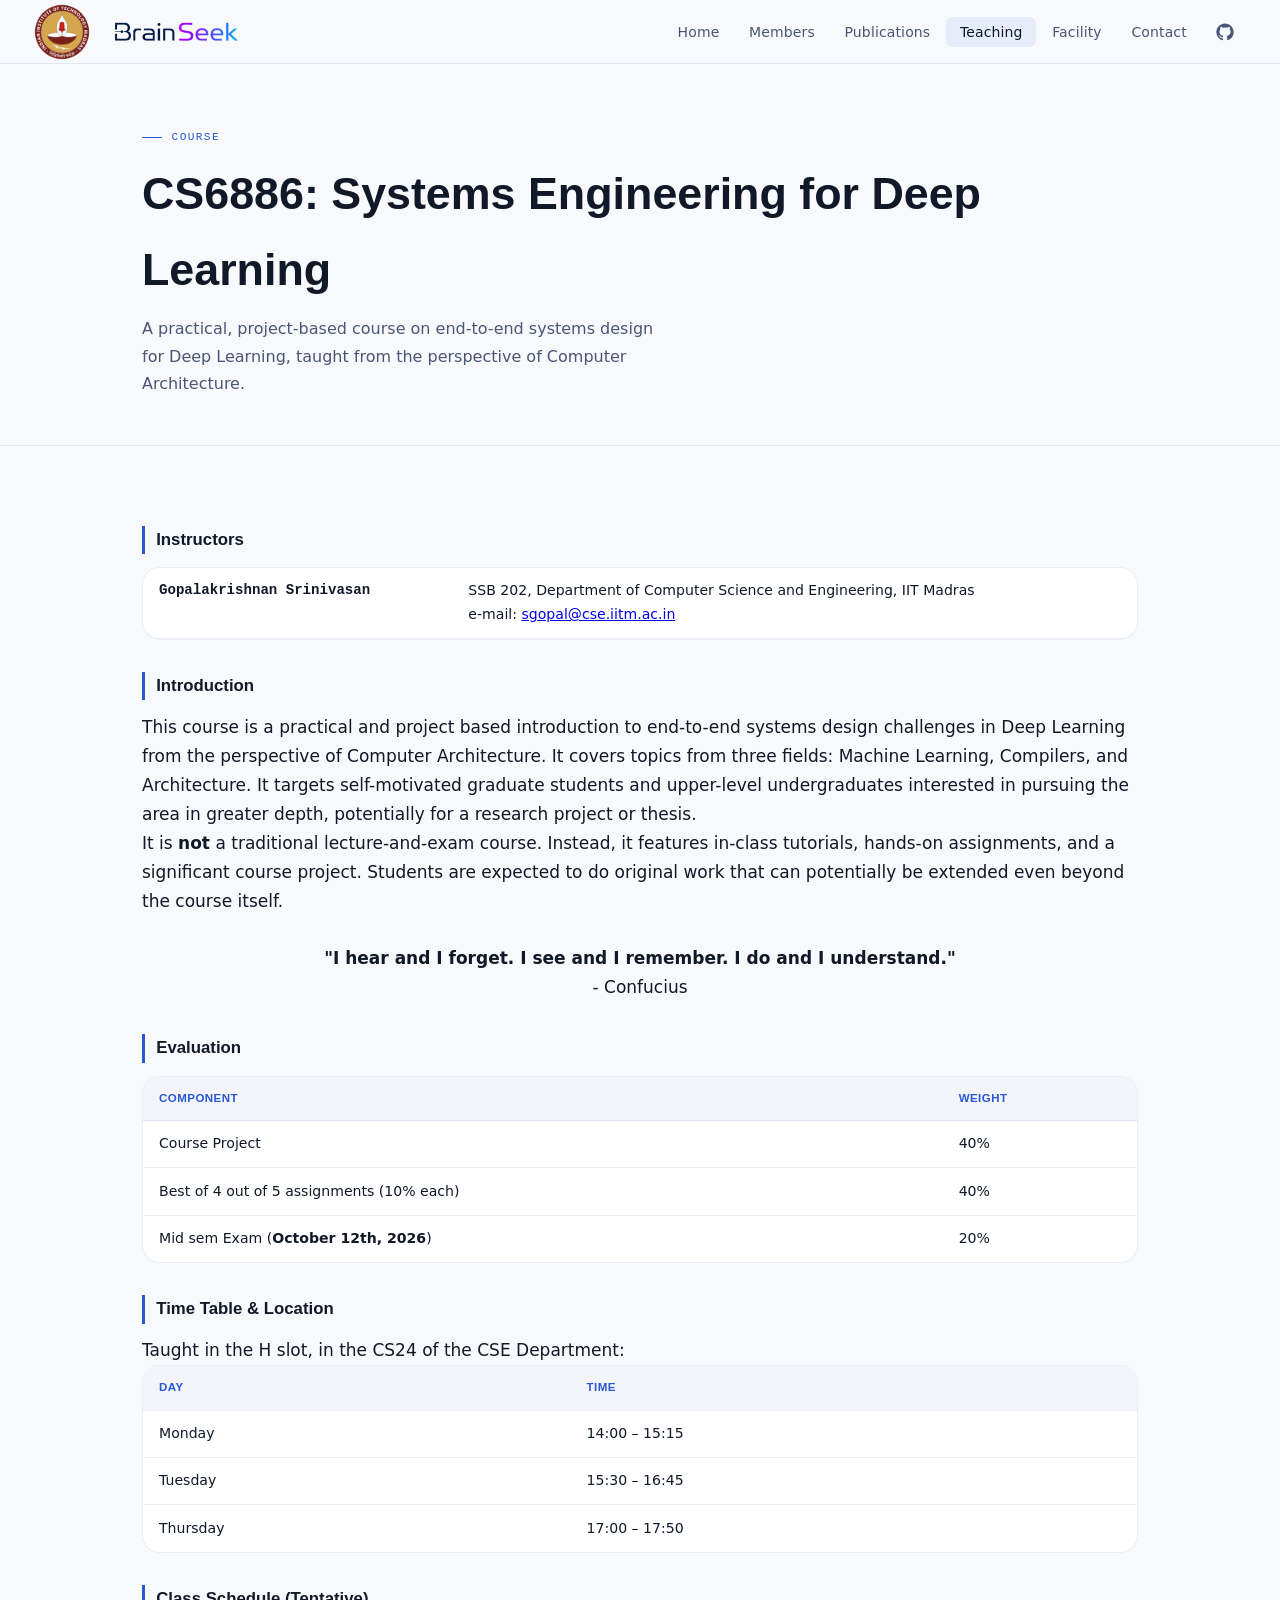
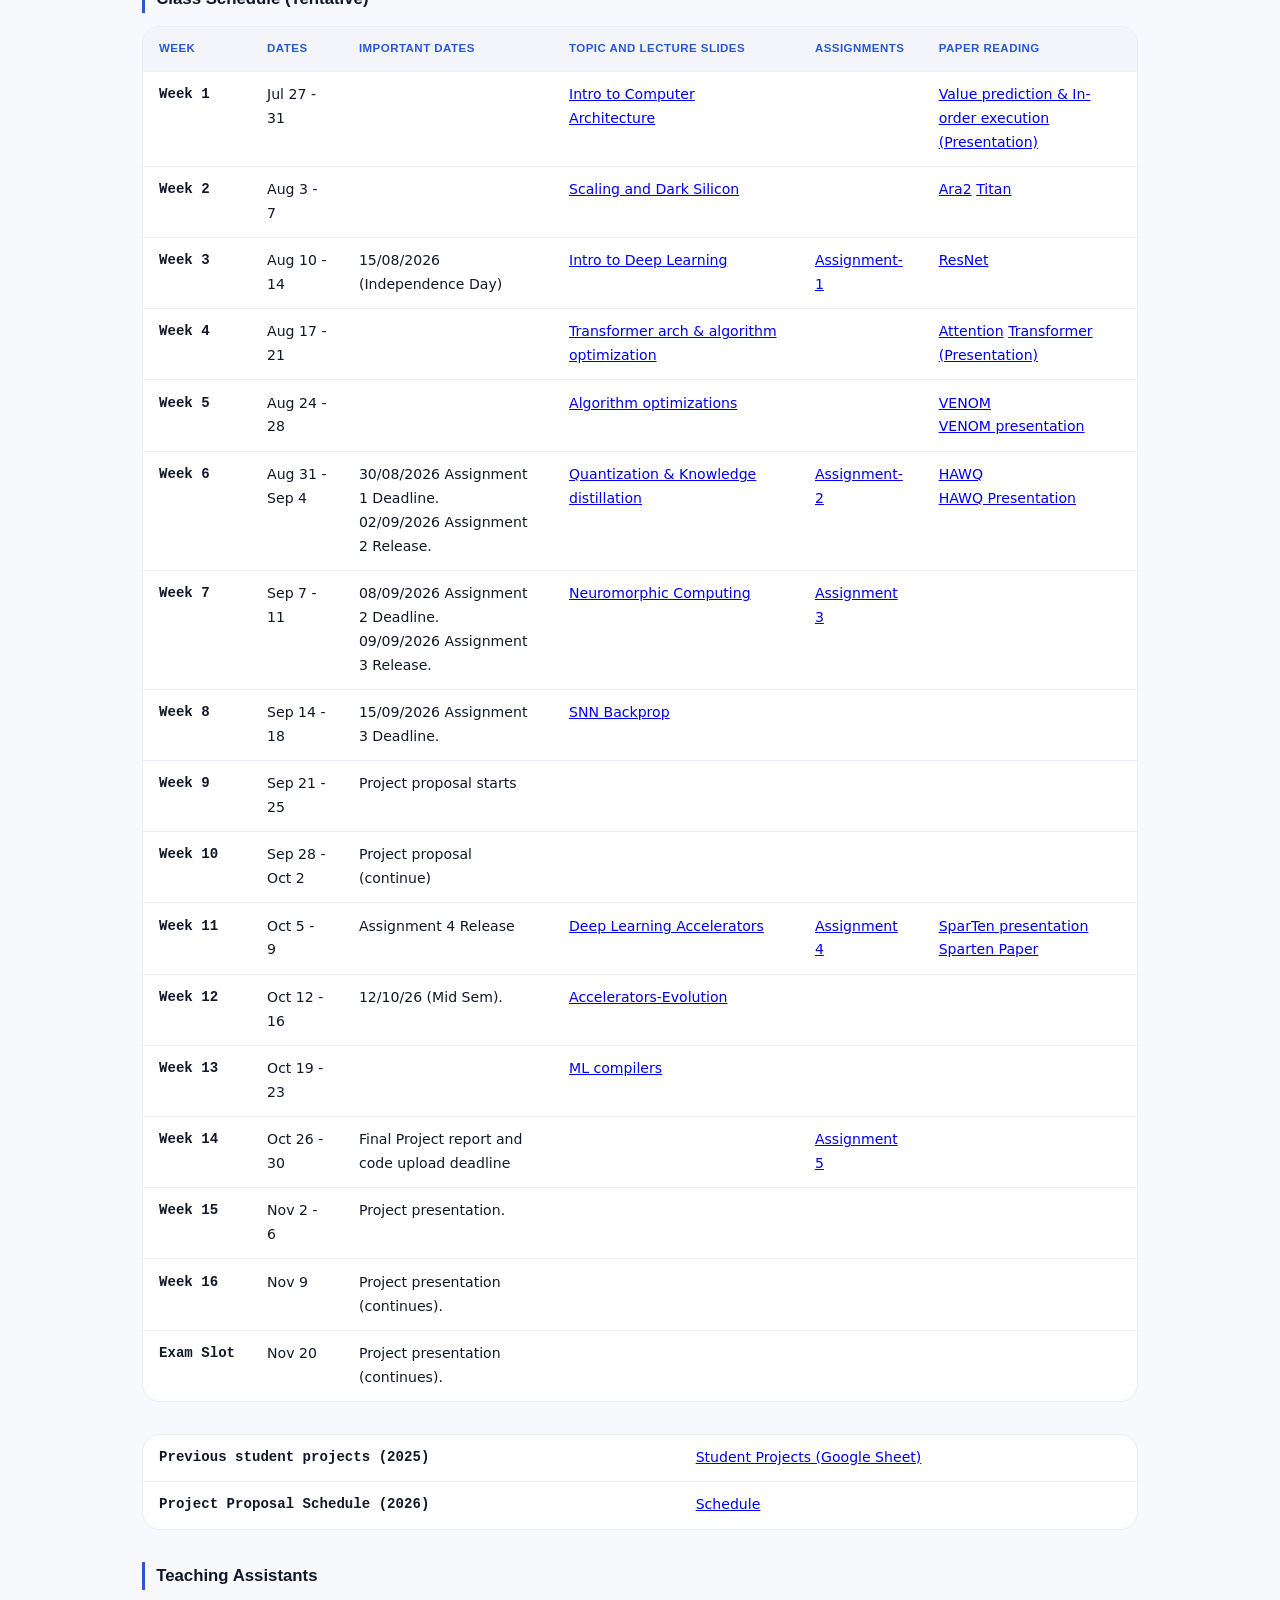
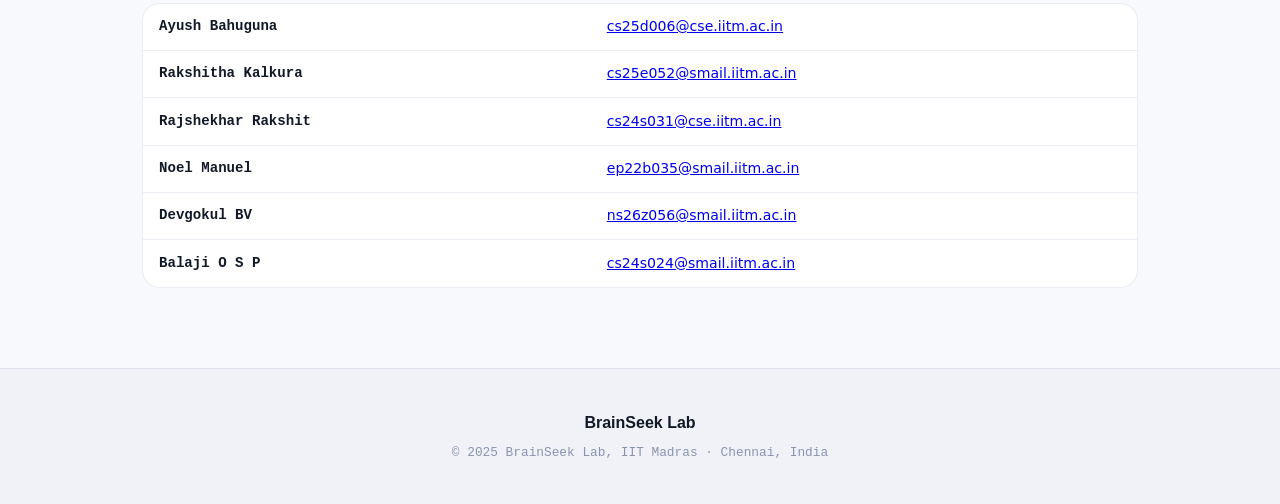
<file: cs6886.html>
<!DOCTYPE html>
<html lang="en">
<head>
  <link rel="stylesheet" href="style.css">
  <meta charset="UTF-8">
  <meta name="viewport" content="width=device-width, initial-scale=1.0">
  <title>CS6886: Systems Engineering for Deep Learning | BrainSeek Lab</title>
</head>
<body>

<nav>
  <a class="nav-brand" href="index.html">
    <img src="images/iit-madras-bg.png" alt="IIT Madras" class="nav-logo">
    <img src="images/logo3-bg.png" alt="BrainSeek Lab" class="nav-logo">
  </a>
  <button class="nav-toggle" aria-label="Toggle menu" aria-expanded="false">
    <span></span><span></span><span></span>
  </button>
  <ul class="nav-links">
    <li><a href="index.html">Home</a></li>
    <li><a href="members.html">Members</a></li>
    <li><a href="publications.html">Publications</a></li>
    <li><a href="teaching.html" class="active">Teaching</a></li>
    <li><a href="facility.html">Facility</a></li>
    <li><a href="contact.html">Contact</a></li>
    <li>
      <a href="https://github.com/BrainSeek-Lab" target="_blank" rel="noopener" title="GitHub" style="display:flex;align-items:center;">
        <svg width="18" height="18" viewBox="0 0 24 24" fill="currentColor" aria-hidden="true">
          <path d="M12 .5C5.65.5.5 5.65.5 12c0 5.08 3.29 9.39 7.86 10.91.58.1.79-.25.79-.56 0-.28-.01-1.02-.02-2-3.2.7-3.88-1.54-3.88-1.54-.52-1.34-1.28-1.7-1.28-1.7-1.05-.72.08-.71.08-.71 1.16.08 1.78 1.19 1.78 1.19 1.03 1.78 2.71 1.26 3.37.97.1-.75.4-1.26.73-1.55-2.55-.29-5.23-1.28-5.23-5.7 0-1.26.45-2.28 1.19-3.09-.12-.29-.52-1.46.11-3.05 0 0 .97-.31 3.18 1.18a11.1 11.1 0 0 1 2.9-.39c.98 0 1.97.13 2.9.39 2.2-1.49 3.17-1.18 3.17-1.18.63 1.59.23 2.76.11 3.05.74.81 1.19 1.83 1.19 3.09 0 4.43-2.69 5.41-5.25 5.69.41.36.78 1.06.78 2.14 0 1.54-.01 2.79-.01 3.17 0 .31.21.67.8.56A10.52 10.52 0 0 0 23.5 12C23.5 5.65 18.35.5 12 .5Z"/>
        </svg>
      </a>
    </li>
  </ul>
</nav>

<div class="page">

  <div class="hero-sm">
    <div class="section-label section-label-sm">Course</div>
    <h1>CS6886: Systems Engineering for Deep Learning</h1>
    <p>A practical, project-based course on end-to-end systems design for Deep Learning, taught from the perspective of Computer Architecture.</p>
  </div>

  <hr class="sep">

  <div class="section">

    <div class="teach-block">
      <div class="teach-block-title">Instructors</div>
      <div class="teach-table-wrap">
        <table class="teach-table">
          <tbody>
            <tr>
              <td class="teach-code">Gopalakrishnan Srinivasan</td>
              <td>
                SSB 202, Department of Computer Science and Engineering, IIT Madras<br>
                e-mail: <a href="mailto:sgopal@cse.iitm.ac.in">sgopal@cse.iitm.ac.in</a>
              </td>
            </tr>
            <tr>
            </tr>
          </tbody>
        </table>
      </div>
    </div>

    <div class="teach-block">
      <div class="teach-block-title">Introduction</div>
      <p>
        This course is a practical and project based introduction to end-to-end systems design
        challenges in Deep Learning from the perspective of Computer Architecture. It covers
        topics from three fields: Machine Learning, Compilers, and Architecture. It targets
        self-motivated graduate students and upper-level undergraduates interested in pursuing
        the area in greater depth, potentially for a research project or thesis.
      </p>
      <p>
        It is <strong>not</strong> a traditional lecture-and-exam course. Instead, it features
        in-class tutorials, hands-on assignments, and a significant course project. Students are
        expected to do original work that can potentially be extended even beyond the course itself.
      </p>
      <br>
      <p style="text-align: center;">
          <b>"I hear and I forget. I see and I remember. I do and I understand."</b><br>
          <span>- Confucius</span>
      </p>
    </div>

    <div class="teach-block">
      <div class="teach-block-title">Evaluation</div>
      <div class="teach-table-wrap">
        <table class="teach-table">
          <thead>
            <tr>
              <th>Component</th>
              <th>Weight</th>
            </tr>
          </thead>
          <tbody>
            <tr>
              <td>Course Project</td>
              <td>40%</td>
            </tr>
            <tr>
              <td>Best of 4 out of 5 assignments (10% each)</td>
              <td>40%</td>
            </tr>
            <tr>
              <td>Mid sem Exam (<strong>October 12th, 2026</strong>)</td>
              <td>20%</td>
            </tr>
          </tbody>
        </table>
      </div>
    </div>

    <div class="teach-block">
      <div class="teach-block-title">Time Table &amp; Location</div>
      <p>Taught in the H slot, in the CS24 of the CSE Department:</p>
      <div class="teach-table-wrap">
        <table class="teach-table">
          <thead>
            <tr>
              <th>Day</th>
              <th>Time</th>
            </tr>
          </thead>
          <tbody>
            <tr><td>Monday</td><td>14:00 &ndash; 15:15</td></tr>
            <tr><td>Tuesday</td><td>15:30 &ndash; 16:45</td></tr>
            <tr><td>Thursday</td><td>17:00 &ndash; 17:50</td></tr>            
          </tbody>
        </table>
      </div>
    </div>

    <div class="teach-block">
      <div class="teach-block-title">Class Schedule (Tentative)</div>
      <div class="teach-table-wrap">
        <table class="teach-table">
          <thead>
            <tr>
              <th>Week</th>
              <th>Dates</th>
              <th>Important Dates</th>
              <th>Topic and Lecture Slides</th>
              <th>Assignments</th>
              <th>Paper Reading</th>
            </tr>
          </thead>
          <tbody>
            <tr>
              <td class="teach-code">Week 1</td>
              <td>Jul 27 - 31</td>
              <td></td>
              <td><a href="https://drive.google.com/drive/folders/1dH1r7_GoHTX32VgKn_pTeYSxaSmn7HD4?usp=sharing">Intro to Computer Architecture</a></td>
              <td></td>
              <td><a href="https://drive.google.com/file/d/1-v-QuxB_bki6QXMmSPe-mlmLb7zEZ184/view?usp=sharing">Value prediction & In-order execution</a>
                  <a href="https://drive.google.com/file/d/1AKgOU5PLPaeedVNZM78eDxxVRPSp2dQh/view?usp=sharing">(Presentation)</a>
                </td>
            </tr>
            <tr>
              <td class="teach-code">Week 2</td>
              <td>Aug 3 - 7</td>
              <td></td>
              <td><a href="https://drive.google.com/drive/folders/1RM2oonB0lLzXrgfwCIPAT8mqzVGekCkW?usp=sharing">Scaling and Dark Silicon</a></td>
              <td>                
              </td>
              <td>
                <a href="https://drive.google.com/file/d/1ymcH8jQuM6vRhCV114K-38Y9Db0Ndwrr/view?usp=sharing">Ara2</a>
                <a href="https://drive.google.com/file/d/1Hw_CmEoFHU82KgcjkChWFBkB2MZQxrhh/view?usp=sharing">Titan</a>
              </td>
            </tr>
            <tr>
              <td class="teach-code">Week 3</td>
              <td>Aug 10 - 14</td>
              <td>15/08/2026 (Independence Day)</td>
              <td><a href="https://docs.google.com/presentation/d/1cb7XtLIMwuSVJx6bTFvB8r-sHO7HTfl5/edit?usp=sharing&ouid=106055979383740286596&rtpof=true&sd=true">Intro to Deep Learning</a></td>
              <td>
                <a href="https://drive.google.com/drive/folders/1pQtWGp9a1exPKqo_6IYlk0F34LL6-l6A?usp=sharing">Assignment-1</a>              
              </td>
              <td>
                  <a href="https://www.cv-foundation.org/openaccess/content_cvpr_2016/papers/He_Deep_Residual_Learning_CVPR_2016_paper.pdf">ResNet</a>
              </td>
            </tr>
            <tr>
              <td class="teach-code">Week 4</td>
              <td>Aug 17 - 21</td>
              <td></td>
              <td><a href="https://drive.google.com/drive/folders/1ITe23_eFWJkth506cq3amQVCTsI2mX04?usp=sharing">Transformer arch & algorithm optimization</a></td>
              <td></td>
              <td>
                <a href="https://proceedings.neurips.cc/paper_files/paper/2017/file/3f5ee243547dee91fbd053c1c4a845aa-Paper.pdf">Attention</a>
                <a href="https://drive.google.com/file/d/1SyAItufgTYeFvqoiqykePBlydt0VDT9g/view?usp=sharing">Transformer (Presentation)</a></td>
            </tr>
            <tr>
              <td class="teach-code">Week 5</td>
              <td>Aug 24 - 28</td>
              <td></td>
              <td><a href="https://drive.google.com/drive/folders/1KToHmwRRl5sNWWHMhtY2xbfk0_MNAIXH?usp=sharing">Algorithm optimizations</a></td>
              <td></td>
              <td><a href='https://drive.google.com/file/d/1kGVZ74QJC_JDL7UAKn0l6NBkzM8rJlN-/view?usp=sharing'>VENOM</a><br>
                  <a href="https://drive.google.com/file/d/1gP6OuG4eby9_FnN17-edesw6Kc13D7y4/view?usp=sharing">VENOM presentation</a>
              </td>
            </tr>
            <tr>
              <td class="teach-code">Week 6</td>
              <td>Aug 31 - Sep 4</td>
              <td>30/08/2026 Assignment 1 Deadline.
                  <br>
                  02/09/2026 Assignment 2 Release.
              </td>
              <td><a href="https://drive.google.com/drive/folders/1E2Bh5dmxL2uBFa7Z-ukPQ3wOeeMO-mrP?usp=sharing">Quantization & Knowledge distillation</a></td>
              <td><a href="https://drive.google.com/file/d/1xK3NIRHj7_UEBqElCzhcreSd48rCH1Dm/view?usp=sharing">Assignment-2</a></td>
              <td><a href="https://arxiv.org/pdf/1905.03696">HAWQ</a><br>
                  <a href="https://drive.google.com/file/d/10p_JwiogiFHFA6yZiIIleWdVjGzJwzrx/view?usp=sharing">HAWQ Presentation</a>
              </td>
            </tr>
            <tr>
              <td class="teach-code">Week 7</td>
              <td>Sep 7 - 11</td>
              <td>08/09/2026 Assignment 2 Deadline.<br>
                  09/09/2026 Assignment 3 Release.
               </td>
              <td><a href="https://drive.google.com/drive/folders/1xV7Qm8tQFqB-NJOeg5sX_0d3CRt_oh0z?usp=sharing">Neuromorphic Computing</a></td>
              <td><a href="https://courses.iitm.ac.in/mod/assign/view.php?id=87963">Assignment 3</td>
              <td></td>
            </tr>
            <tr>
              <td class="teach-code">Week 8</td>
              <td>Sep 14 - 18</td>
              <td>15/09/2026 Assignment 3 Deadline.</td>
              <td><a href="https://drive.google.com/drive/folders/1Qlpy7ax39vjCkTW_rjT_FCD3G5q2u_8m?usp=sharing">SNN Backprop</a></td>
              <td></td>
              <td></td>              
            </tr>
            <tr>
              <td class="teach-code">Week 9</td>
              <td>Sep 21 - 25</td>
              <td>Project proposal starts</td>
              <td></td>
              <td></td>
              <td></td>
            </tr>
            <tr>
              <td class="teach-code">Week 10</td>
              <td>Sep 28 - Oct 2</td>
              <td>Project proposal (continue)</td>
              <td></td>
              <td></td>
              <td></td>
            </tr>
            <tr>
              <td class="teach-code">Week 11</td>
              <td>Oct 5 - 9</td>
              <td>Assignment 4 Release</td>
              <td><a href="https://drive.google.com/drive/folders/1Ca5P355Q6EKWaxBsNHFP-Ev7RIT2SbAS?usp=sharing">Deep Learning Accelerators</a></td>
              <td><a href="https://courses.iitm.ac.in/mod/assign/view.php?id=90372">Assignment 4</a></td>
              <td><a href="https://drive.google.com/drive/folders/1E_HPDvrabJeTefSfTvpYoHOT27anXZZp?usp=sharing">SparTen presentation</a><br>
                  <a href="https://www.semanticscholar.org/paper/SparTen:-A-Sparse-Tensor-Accelerator-for-Neural-Gondimalla-Chesnut/f9cd024497e1504c07a606a0df277441819a9e0d">Sparten Paper</a></td>
            </tr>
            <tr>
              <td class="teach-code">Week 12</td>
              <td>Oct 12 - 16</td>
              <td>12/10/26 (Mid Sem).</td>
              <td><a href="https://drive.google.com/drive/folders/1wBlq90GFGvFeiOhol2AwMHySp6hvOuSo?usp=sharing">Accelerators-Evolution</a></td>
              <td></td>
              <td></td>
            </tr>
            <tr>
              <td class="teach-code">Week 13</td>
              <td>Oct 19 - 23</td>
              <td></td>
              <td><a href="https://drive.google.com/drive/folders/1V0TwS9XXhDpuc9XCgUXpFm6UKIt0J4_M?usp=sharing">ML compilers</a></td>
              <td></td>
              <td></td>
            </tr>
            <tr>
              <td class="teach-code">Week 14</td>
              <td>Oct 26 - 30</td>
              <td>Final Project report and code upload deadline</td>
              <td></td>
              <td><a href="https://drive.google.com/drive/folders/10_EV4eGyTIAP45b-o1E9ZOGOOBfU0C8e?usp=sharing">Assignment 5</a></td>
              <td></td>
            </tr>
            <tr>
              <td class="teach-code">Week 15</td>
              <td>Nov 2 - 6</td>
              <td>Project presentation.</td>
              <td></td>
              <td></td>
              <td></td>
            </tr>
            <tr>
              <td class="teach-code">Week 16</td>
              <td>Nov 9</td>
              <td>Project presentation (continues).</td>
              <td></td>
              <td></td>
              <td></td>
            </tr>
            <tr>
              <td class="teach-code">Exam Slot</td>
              <td>Nov 20</td>
              <td>Project presentation (continues).</td>
              <td></td>
              <td></td>
            </tr>
          </tbody>
        </table>
      </div>
</div>

<div class="teach-block">
  <div class="teach-table-wrap">
    <table class="teach-table">
      <tbody>
        <tr>
          <td class="teach-code">Previous student projects (2025)</td>
          <td><a href="https://drive.google.com/open?id=15RM2wFyWgSFJQzbnbzp3mjiCpYznnZv1WpWiFbLvkHY" target="_blank" rel="noopener">Student Projects (Google Sheet)</a></td>
        </tr>
        <tr>
          <td class="teach-code">Project Proposal Schedule (2026)</td>
          <td><a href="https://docs.google.com/spreadsheets/d/1-yNf8bxXZQgPy2W5KOEIRnXqMLPCikNDKAPDrCHJMyo/edit?usp=sharing" target="_blank" rel="noopener">Schedule</a></td>
        </tr>
      </tbody>
    </table>
  </div>
</div>

    <div class="teach-block">
  <div class="teach-block-title">Teaching Assistants</div>
  <div class="teach-table-wrap">
    <table class="teach-table">
      <tbody>
        <tr>
          <td class="teach-code">Ayush Bahuguna</td>
          <td><a href="mailto:cs25d006@cse.iitm.ac.in">cs25d006@cse.iitm.ac.in</a></td>
        </tr>
        <tr>
          <td class="teach-code">Rakshitha Kalkura</td>
          <td><a href="mailto: cs25e052@smail.iitm.ac.in">cs25e052@smail.iitm.ac.in</a></td>
        </tr>
        <tr>
          <td class="teach-code">Rajshekhar Rakshit</td>
          <td><a href="mailto:cs24s031@cse.iitm.ac.in">cs24s031@cse.iitm.ac.in</a></td>
        </tr>
        <tr>
          <td class="teach-code">Noel Manuel</td>
          <td><a href="mailto: ep22b035@smail.iitm.ac.in"> ep22b035@smail.iitm.ac.in</a></td>
        </tr>
        <tr>
          <td class="teach-code">Devgokul BV</td>
          <td><a href="mailto: ns26z056@smail.iitm.ac.in"> ns26z056@smail.iitm.ac.in</a></td>
        </tr>
        <tr>
          <td class="teach-code">Balaji O S P</td>
          <td><a href="mailto:cs24s024@smail.iitm.ac.in"> cs24s024@smail.iitm.ac.in</a></td>
        </tr>
      </tbody>
    </table>
  </div>
</div>

  </div>

</div>

<footer>
  <div class="footer-brand">BrainSeek Lab</div>
  <div class="footer-copy">© 2025 BrainSeek Lab, IIT Madras · Chennai, India</div>
</footer>

<script src="Nav.js"></script>
</body>
</html>
</file>
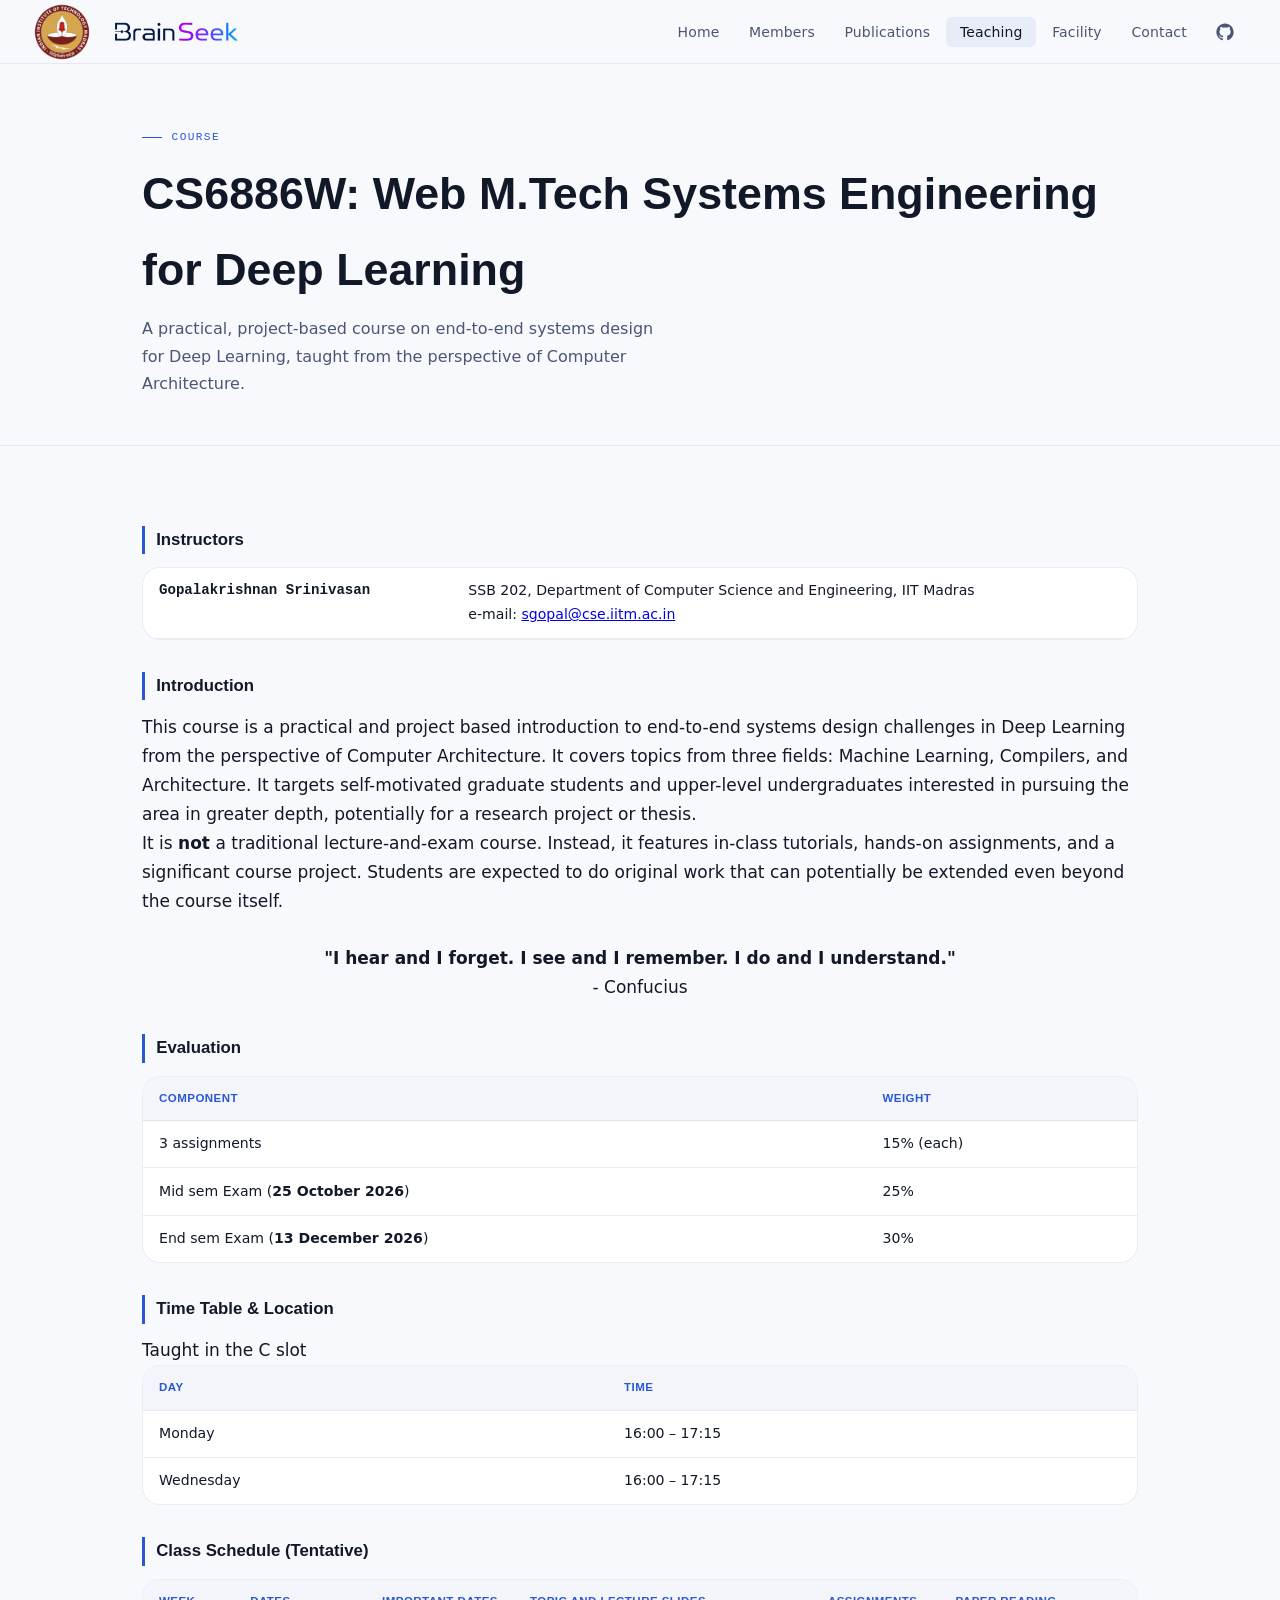
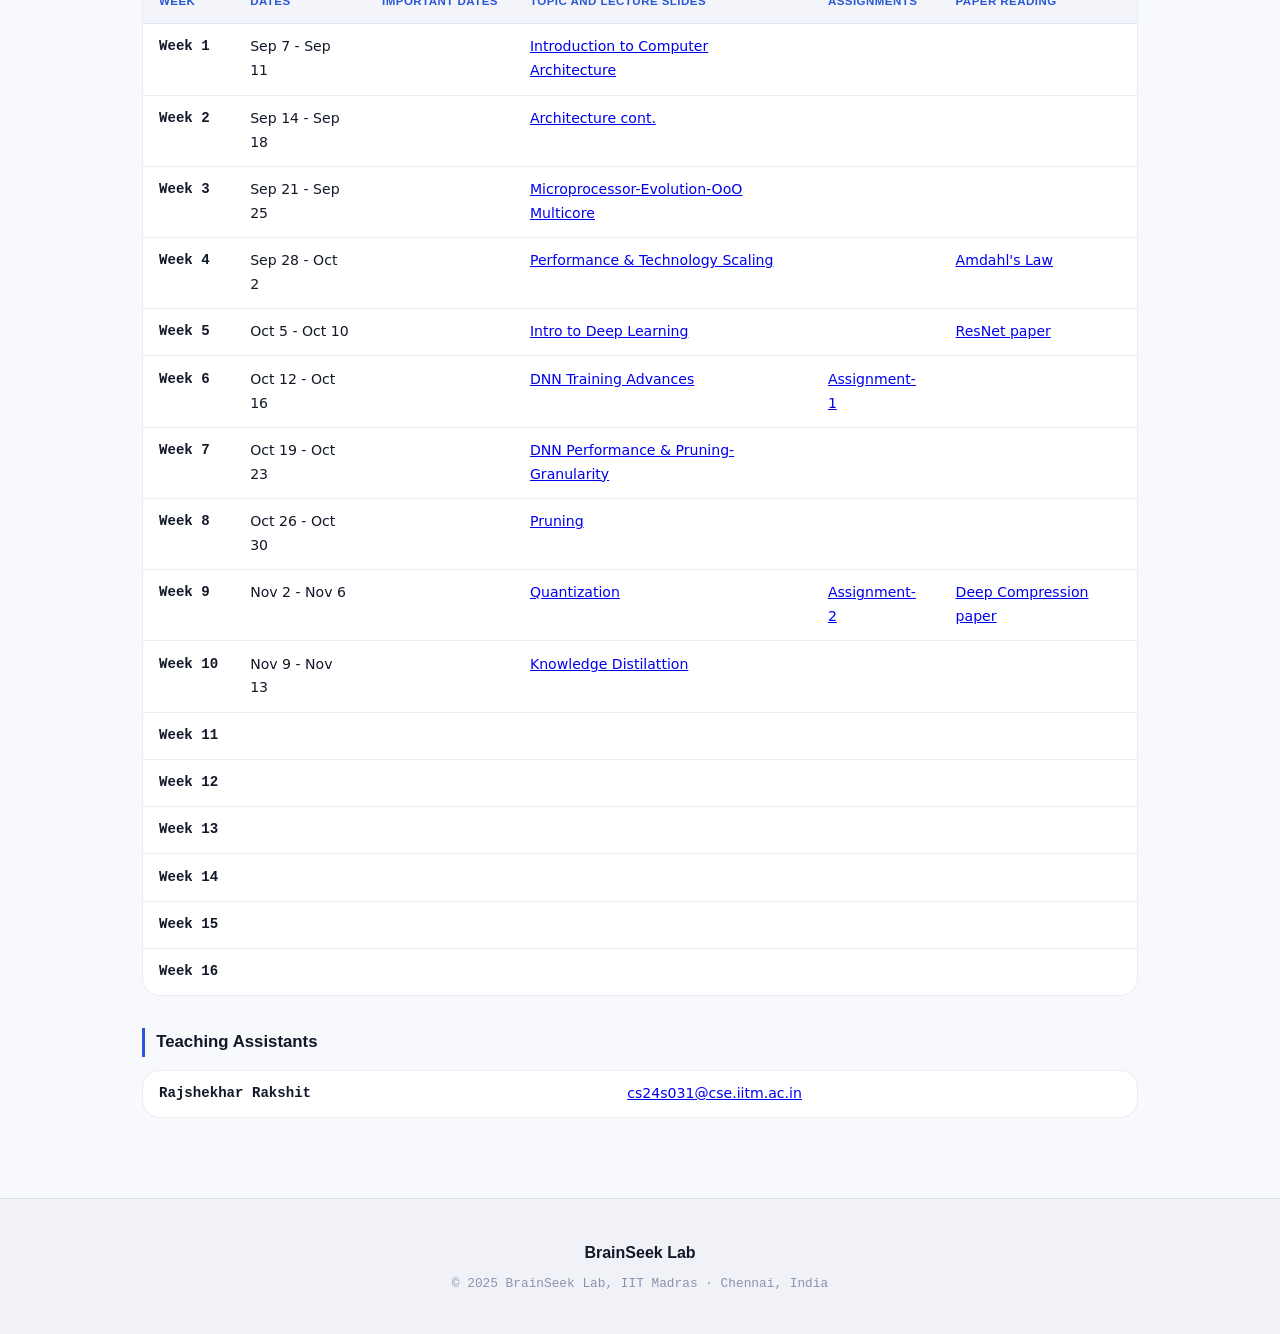
<file: cs6886w.html>
<!DOCTYPE html>
<html lang="en">
<head>
  <link rel="stylesheet" href="style.css">
  <meta charset="UTF-8">
  <meta name="viewport" content="width=device-width, initial-scale=1.0">
  <title>CS6886W: Web M.Tech Systems Engineering for Deep Learning | BrainSeek Lab</title>
</head>
<body>

<nav>
  <a class="nav-brand" href="index.html">
    <img src="images/iit-madras-bg.png" alt="IIT Madras" class="nav-logo">
    <img src="images/logo3-bg.png" alt="BrainSeek Lab" class="nav-logo">
  </a>
  <button class="nav-toggle" aria-label="Toggle menu" aria-expanded="false">
    <span></span><span></span><span></span>
  </button>
  <ul class="nav-links">
    <li><a href="index.html">Home</a></li>
    <li><a href="members.html">Members</a></li>
    <li><a href="publications.html">Publications</a></li>
    <li><a href="teaching.html" class="active">Teaching</a></li>
    <li><a href="facility.html">Facility</a></li>
    <li><a href="contact.html">Contact</a></li>
    <li>
      <a href="https://github.com/BrainSeek-Lab" target="_blank" rel="noopener" title="GitHub" style="display:flex;align-items:center;">
        <svg width="18" height="18" viewBox="0 0 24 24" fill="currentColor" aria-hidden="true">
          <path d="M12 .5C5.65.5.5 5.65.5 12c0 5.08 3.29 9.39 7.86 10.91.58.1.79-.25.79-.56 0-.28-.01-1.02-.02-2-3.2.7-3.88-1.54-3.88-1.54-.52-1.34-1.28-1.7-1.28-1.7-1.05-.72.08-.71.08-.71 1.16.08 1.78 1.19 1.78 1.19 1.03 1.78 2.71 1.26 3.37.97.1-.75.4-1.26.73-1.55-2.55-.29-5.23-1.28-5.23-5.7 0-1.26.45-2.28 1.19-3.09-.12-.29-.52-1.46.11-3.05 0 0 .97-.31 3.18 1.18a11.1 11.1 0 0 1 2.9-.39c.98 0 1.97.13 2.9.39 2.2-1.49 3.17-1.18 3.17-1.18.63 1.59.23 2.76.11 3.05.74.81 1.19 1.83 1.19 3.09 0 4.43-2.69 5.41-5.25 5.69.41.36.78 1.06.78 2.14 0 1.54-.01 2.79-.01 3.17 0 .31.21.67.8.56A10.52 10.52 0 0 0 23.5 12C23.5 5.65 18.35.5 12 .5Z"/>
        </svg>
      </a>
    </li>
  </ul>
</nav>

<div class="page">

  <div class="hero-sm">
    <div class="section-label section-label-sm">Course</div>
    <h1>CS6886W: Web M.Tech Systems Engineering for Deep Learning</h1>
    <p>A practical, project-based course on end-to-end systems design for Deep Learning, taught from the perspective of Computer Architecture.</p>
  </div>

  <hr class="sep">

  <div class="section">

    <div class="teach-block">
      <div class="teach-block-title">Instructors</div>
      <div class="teach-table-wrap">
        <table class="teach-table">
          <tbody>
            <tr>
              <td class="teach-code">Gopalakrishnan Srinivasan</td>
              <td>
                SSB 202, Department of Computer Science and Engineering, IIT Madras<br>
                e-mail: <a href="mailto:sgopal@cse.iitm.ac.in">sgopal@cse.iitm.ac.in</a>
              </td>
            </tr>
            <tr>
            </tr>
          </tbody>
        </table>
      </div>
    </div>

    <div class="teach-block">
      <div class="teach-block-title">Introduction</div>
      <p>
        This course is a practical and project based introduction to end-to-end systems design
        challenges in Deep Learning from the perspective of Computer Architecture. It covers
        topics from three fields: Machine Learning, Compilers, and Architecture. It targets
        self-motivated graduate students and upper-level undergraduates interested in pursuing
        the area in greater depth, potentially for a research project or thesis.
      </p>
      <p>
        It is <strong>not</strong> a traditional lecture-and-exam course. Instead, it features
        in-class tutorials, hands-on assignments, and a significant course project. Students are
        expected to do original work that can potentially be extended even beyond the course itself.
      </p>
      <br>
      <p style="text-align: center;">
          <b>"I hear and I forget. I see and I remember. I do and I understand."</b><br>
          <span>- Confucius</span>
      </p>
    </div>

    <div class="teach-block">
      <div class="teach-block-title">Evaluation</div>
      <div class="teach-table-wrap">
        <table class="teach-table">
          <thead>
            <tr>
              <th>Component</th>
              <th>Weight</th>
            </tr>
          </thead>
          <tbody>            
            <tr>
              <td>3 assignments</td>
              <td>15% (each)</td>
            </tr>
            <tr>
              <td>Mid sem Exam 
                (<strong>25 October 2026</strong>)
            </td>
              <td>25%</td>
            </tr>
            <tr>
              <td>End sem Exam 
                (<strong>13 December 2026</strong>)
            </td>
              <td>30%</td>
            </tr>
          </tbody>
        </table>
      </div>
    </div>

    <div class="teach-block">
      <div class="teach-block-title">Time Table &amp; Location</div>
      <p>Taught in the C slot</p>
      <div class="teach-table-wrap">
        <table class="teach-table">
          <thead>
            <tr>
              <th>Day</th>
              <th>Time</th>
            </tr>
          </thead>
          <tbody>
            <tr><td>Monday</td><td>
                16:00 &ndash; 17:15
            </td></tr>
            <tr><td>Wednesday</td><td>
                16:00 &ndash; 17:15
            </td></tr>                
          </tbody>
        </table>
      </div>
    </div>

    <div class="teach-block">
      <div class="teach-block-title">Class Schedule (Tentative)</div>
      <div class="teach-table-wrap">
        <table class="teach-table">
          <thead>
            <tr>
              <th>Week</th>
              <th>Dates</th>
              <th>Important Dates</th>
              <th>Topic and Lecture Slides</th>
              <th>Assignments</th>  
              <th>Paper Reading</th>            
            </tr>
          </thead>
          <tbody>
            <tr>
              <td class="teach-code">Week 1</td>
              <td>Sep 7 - Sep 11</td>
              <td></td>
              <td><a href="https://drive.google.com/drive/folders/1lmYBltyx0lCFoLoZbF3kk6PIIwp6Oyoj?usp=sharing">Introduction to Computer Architecture</a></td>
              <td></td>   
              <td></td>           
            </tr>
            <tr>
              <td class="teach-code">Week 2</td>
              <td>Sep 14 - Sep 18</td>
              <td></td>
              <td><a href="https://drive.google.com/drive/folders/1AsB35cZ03oe1mUcjEt6DIsw3mr6YaXxv?usp=sharing">Architecture cont.</a></td>
              <td></td>
              <td></td>
            </tr>
            <tr>
              <td class="teach-code">Week 3</td>
              <td>Sep 21 - Sep 25</td>
              <td></td>
              <td><a href="https://drive.google.com/drive/folders/130Nn2gQQ2JIfMpHQ7AA6G761Zak0khrx?usp=sharing">Microprocessor-Evolution-OoO Multicore</a></td>
              <td></td>
              <td></td>
            </tr>
            <tr>
              <td class="teach-code">Week 4</td>
              <td>Sep 28 - Oct 2</td>
              <td></td>
              <td><a href="https://drive.google.com/drive/folders/1PsyRPIcaO8c82VcRBp37aiUcuH0UK_AJ?usp=sharing">Performance & Technology Scaling</a></td>
              <td></td>
              <td><a href="https://research.cs.wisc.edu/multifacet/papers/ieeecomputer08_amdahl_multicore.pdf">Amdahl's Law</a></td>
            </tr>
            <tr>
              <td class="teach-code">Week 5</td>
              <td>Oct 5 - Oct 10</td>
              <td></td>
              <td><a href="https://drive.google.com/drive/folders/1Kz7aRvaOijSUTL1xNVWeJU208h3AvKz8?usp=sharing">Intro to Deep Learning</td>
              <td></td>
              <td><a href="https://www.cv-foundation.org/openaccess/content_cvpr_2016/papers/He_Deep_Residual_Learning_CVPR_2016_paper.pdf">ResNet paper</td>
            </tr>
            <tr>
              <td class="teach-code">Week 6</td>
              <td>Oct 12 - Oct 16</td>
              <td></td>
              <td><a href="https://drive.google.com/drive/folders/19sRxTYUj3OEj_x_6kS-q7qedK2lMhbLw?usp=sharing">DNN Training Advances</a></td>
              <td><a href="https://drive.google.com/file/d/1500GE_u3PkBdMgIRI4HyJGMZ9PteNDbS/view?usp=sharing">Assignment-1</a></td>
              <td></td>
            </tr>
            <tr>
              <td class="teach-code">Week 7</td>
              <td>Oct 19 - Oct 23</td>
              <td></td>
              <td><a href="https://drive.google.com/drive/folders/1Fgh42MqvR_3I9D2uK2aX2z_eo8TIeJ1V?usp=sharing">DNN Performance & Pruning-Granularity</a></td>
              <td></td>
              <td></td>
            </tr>
            <tr>
              <td class="teach-code">Week 8</td>
              <td>Oct 26 - Oct 30</td>
              <td></td>
              <td><a href="https://drive.google.com/drive/folders/1R6GRbILwxD87gwOAQTs-kP87oIEchuYu?usp=sharing">Pruning</a></td>
              <td></td>
              <td></td>
            </tr>
            <tr>
              <td class="teach-code">Week 9</td>
              <td>Nov 2 - Nov 6</td>
              <td></td>              
              <td><a href="https://drive.google.com/drive/folders/19LM5jrmucDUocw5khcfmqbNVhOTob4xS?usp=sharing">Quantization</a></td>
              <td><a href="https://drive.google.com/file/d/1eHajXV-gChlcLf0J--h-sgMVtpkJnl--/view?usp=sharing">Assignment-2</a></td>
              <td><a href="https://arxiv.org/pdf/1510.00149">Deep Compression paper</a></td>
            </tr>
            <tr>
              <td class="teach-code">Week 10</td>
              <td>Nov 9 - Nov 13</td>
              <td></td>              
              <td><a href="https://docs.google.com/presentation/d/1kjYGM_x9xJ7b89wqXgbD8Ww5vClm1lnL/edit?usp=sharing&ouid=101499545159018285095&rtpof=true&sd=true">Knowledge Distilattion</a></td>
              <td></td>
              <td></td>
            </tr>
            <tr>
              <td class="teach-code">Week 11</td>
              <td></td>
              <td></td>              
              <td></td>
              <td></td>
              <td></td>
            </tr>
            <tr>
              <td class="teach-code">Week 12</td>
              <td></td>
              <td></td>              
              <td></td>
              <td></td>
              <td></td>
            </tr>
            <tr>
              <td class="teach-code">Week 13</td>
              <td></td>
              <td></td>              
              <td></td>
              <td></td>
              <td></td>
            </tr>
            <tr>
              <td class="teach-code">Week 14</td>
              <td></td>
              <td></td>              
              <td></td>
              <td></td>
              <td></td>
            </tr>
            <tr>
              <td class="teach-code">Week 15</td>
              <td></td>
              <td></td>
              <td></td>
              <td></td>
              <td></td>
            </tr>
            <tr>
              <td class="teach-code">Week 16</td>
              <td></td>
              <td></td>
              <td></td>
              <td></td>
              <td></td>
            </tr>            
          </tbody>
        </table>
      </div>
</div>

    <div class="teach-block">
  <div class="teach-block-title">Teaching Assistants</div>
  <div class="teach-table-wrap">
    <table class="teach-table">
      <tbody>
        <tr>
          <td class="teach-code">Rajshekhar Rakshit</td>
          <td><a href="mailto:cs24s031@cse.iitm.ac.in">cs24s031@cse.iitm.ac.in</a></td>
        </tr>        
      </tbody>
    </table>
  </div>
</div>

  </div>

</div>

<footer>
  <div class="footer-brand">BrainSeek Lab</div>
  <div class="footer-copy">© 2025 BrainSeek Lab, IIT Madras · Chennai, India</div>
</footer>

<script src="Nav.js"></script>
</body>
</html>
</file>
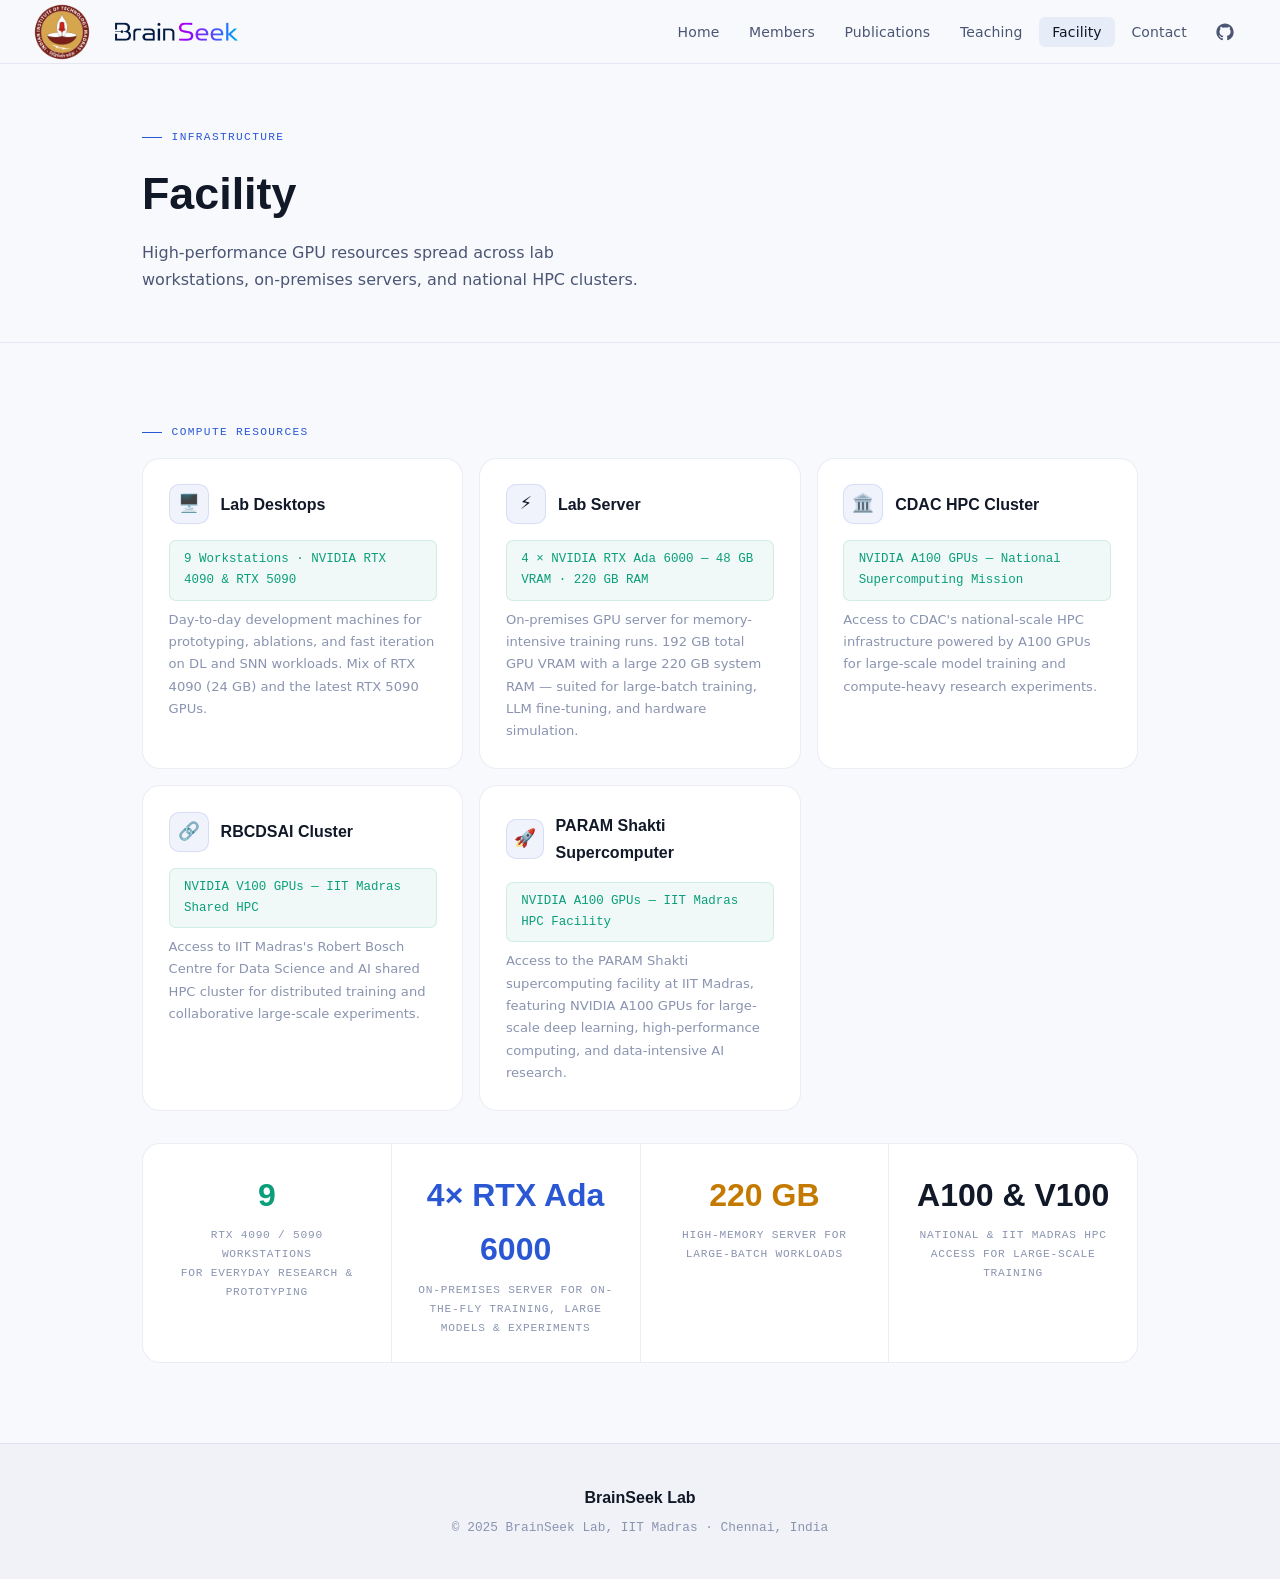
<file: facility.html>
<!DOCTYPE html>
<html lang="en">
<head>
  <link rel="stylesheet" href="style.css">
  <meta charset="UTF-8">
  <meta name="viewport" content="width=device-width, initial-scale=1.0">
  <title>Facility | BrainSeek Lab</title>
</head>
<body>

<nav>
  <a class="nav-brand" href="index.html">
    <img src="images/iit-madras-bg.png" alt="IIT Madras" class="nav-logo">
    <img src="images/logo3-bg.png" alt="BrainSeek Lab" class="nav-logo">
    <!-- <span ></span>BrainSeek Lab -->
  </a>
  <button class="nav-toggle" aria-label="Toggle menu" aria-expanded="false">
    <span></span><span></span><span></span>
  </button>
  <ul class="nav-links">
    <li><a href="index.html">Home</a></li>
    <li><a href="members.html">Members</a></li>
    <li><a href="publications.html">Publications</a></li>
    <li><a href="teaching.html">Teaching</a></li>
    <li><a href="facility.html" class="active">Facility</a></li>
    <li><a href="contact.html">Contact</a></li>
    <li>
      <a href="https://github.com/BrainSeek-Lab" target="_blank" rel="noopener" title="GitHub" style="display:flex;align-items:center;">
        <svg width="18" height="18" viewBox="0 0 24 24" fill="currentColor" aria-hidden="true">
          <path d="M12 .5C5.65.5.5 5.65.5 12c0 5.08 3.29 9.39 7.86 10.91.58.1.79-.25.79-.56 0-.28-.01-1.02-.02-2-3.2.7-3.88-1.54-3.88-1.54-.52-1.34-1.28-1.7-1.28-1.7-1.05-.72.08-.71.08-.71 1.16.08 1.78 1.19 1.78 1.19 1.03 1.78 2.71 1.26 3.37.97.1-.75.4-1.26.73-1.55-2.55-.29-5.23-1.28-5.23-5.7 0-1.26.45-2.28 1.19-3.09-.12-.29-.52-1.46.11-3.05 0 0 .97-.31 3.18 1.18a11.1 11.1 0 0 1 2.9-.39c.98 0 1.97.13 2.9.39 2.2-1.49 3.17-1.18 3.17-1.18.63 1.59.23 2.76.11 3.05.74.81 1.19 1.83 1.19 3.09 0 4.43-2.69 5.41-5.25 5.69.41.36.78 1.06.78 2.14 0 1.54-.01 2.79-.01 3.17 0 .31.21.67.8.56A10.52 10.52 0 0 0 23.5 12C23.5 5.65 18.35.5 12 .5Z"/>
        </svg>
      </a>
    </li>
  </ul>
</nav>

<div class="page">

  <div class="hero-sm">
    <div class="section-label section-label-sm">Infrastructure</div>
    <h1>Facility</h1>
    <p>High-performance GPU resources spread across lab workstations, on-premises servers, and national HPC clusters.</p>
  </div>

  <hr class="sep">

  <div class="section">

    <div class="section-label section-label-md">Compute Resources</div>
    <div class="facility-grid">

      <!-- Desktops -->
      <div class="facility-card">
        <div class="fac-header">
          <div class="fac-icon">🖥️</div>
          <div class="fac-name">Lab Desktops</div>
        </div>
        <div class="fac-spec">9 Workstations · NVIDIA RTX 4090 &amp; RTX 5090</div>
        <div class="fac-note">Day-to-day development machines for prototyping, ablations, and fast iteration on DL and SNN workloads. Mix of RTX 4090 (24 GB) and the latest RTX 5090 GPUs.</div>
      </div>

      <!-- Lab Server -->
      <div class="facility-card">
        <div class="fac-header">
          <div class="fac-icon">⚡</div>
          <div class="fac-name">Lab Server</div>
        </div>
        <div class="fac-spec">4 × NVIDIA RTX Ada 6000 — 48 GB VRAM · 220 GB RAM</div>
        <div class="fac-note">On-premises GPU server for memory-intensive training runs. 192 GB total GPU VRAM with a large 220 GB system RAM — suited for large-batch training, LLM fine-tuning, and hardware simulation.</div>
      </div>

      <!-- CDAC -->
      <div class="facility-card">
        <div class="fac-header">
          <div class="fac-icon">🏛️</div>
          <div class="fac-name">CDAC HPC Cluster</div>
        </div>
        <div class="fac-spec">NVIDIA A100 GPUs — National Supercomputing Mission</div>
        <div class="fac-note">Access to CDAC's national-scale HPC infrastructure powered by A100 GPUs for large-scale model training and compute-heavy research experiments.</div>
      </div>

      <!-- RBCDSAI -->
      <div class="facility-card">
        <div class="fac-header">
          <div class="fac-icon">🔗</div>
          <div class="fac-name">RBCDSAI Cluster</div>
        </div>
        <div class="fac-spec">NVIDIA V100 GPUs — IIT Madras Shared HPC</div>
        <div class="fac-note">Access to IIT Madras's Robert Bosch Centre for Data Science and AI shared HPC cluster for distributed training and collaborative large-scale experiments.</div>
      </div>

      <!-- Param Shakti -->
      <div class="facility-card">
        <div class="fac-header">
          <div class="fac-icon">🚀</div>
          <div class="fac-name">PARAM Shakti Supercomputer</div>
        </div>
        <div class="fac-spec">NVIDIA A100 GPUs — IIT Madras HPC Facility</div>
        <div class="fac-note">
          Access to the PARAM Shakti supercomputing facility at IIT Madras, featuring NVIDIA A100 GPUs for large-scale deep learning, high-performance computing, and data-intensive AI research.
        </div>
      </div>

    </div>

    <!-- SUMMARY STATS -->
    <div class="mini-stats">
      <div class="mini-stat">
        <div class="mini-stat-num teal">9</div>
        <div class="mini-stat-label">RTX 4090 / 5090 Workstations<br>for everyday research & prototyping</div>
      </div>

      <div class="mini-stat">
        <div class="mini-stat-num blue">4× RTX Ada 6000</div>
        <div class="mini-stat-label">On-premises server for on-the-fly training, large models & experiments</div>
      </div>

      <div class="mini-stat">
        <div class="mini-stat-num amber">220 GB</div>
        <div class="mini-stat-label">High-memory server for large-batch workloads</div>
      </div>

      <div class="mini-stat">
        <div class="mini-stat-num text">A100 &amp; V100</div>
        <div class="mini-stat-label">National & IIT Madras HPC access for large-scale training</div>
      </div>
    </div>

  </div>

</div>

<footer>
  <div class="footer-brand">BrainSeek Lab</div>
  <div class="footer-copy">© 2025 BrainSeek Lab, IIT Madras · Chennai, India</div>
</footer>

<script src="Nav.js"></script>
</body>
</html>
</file>
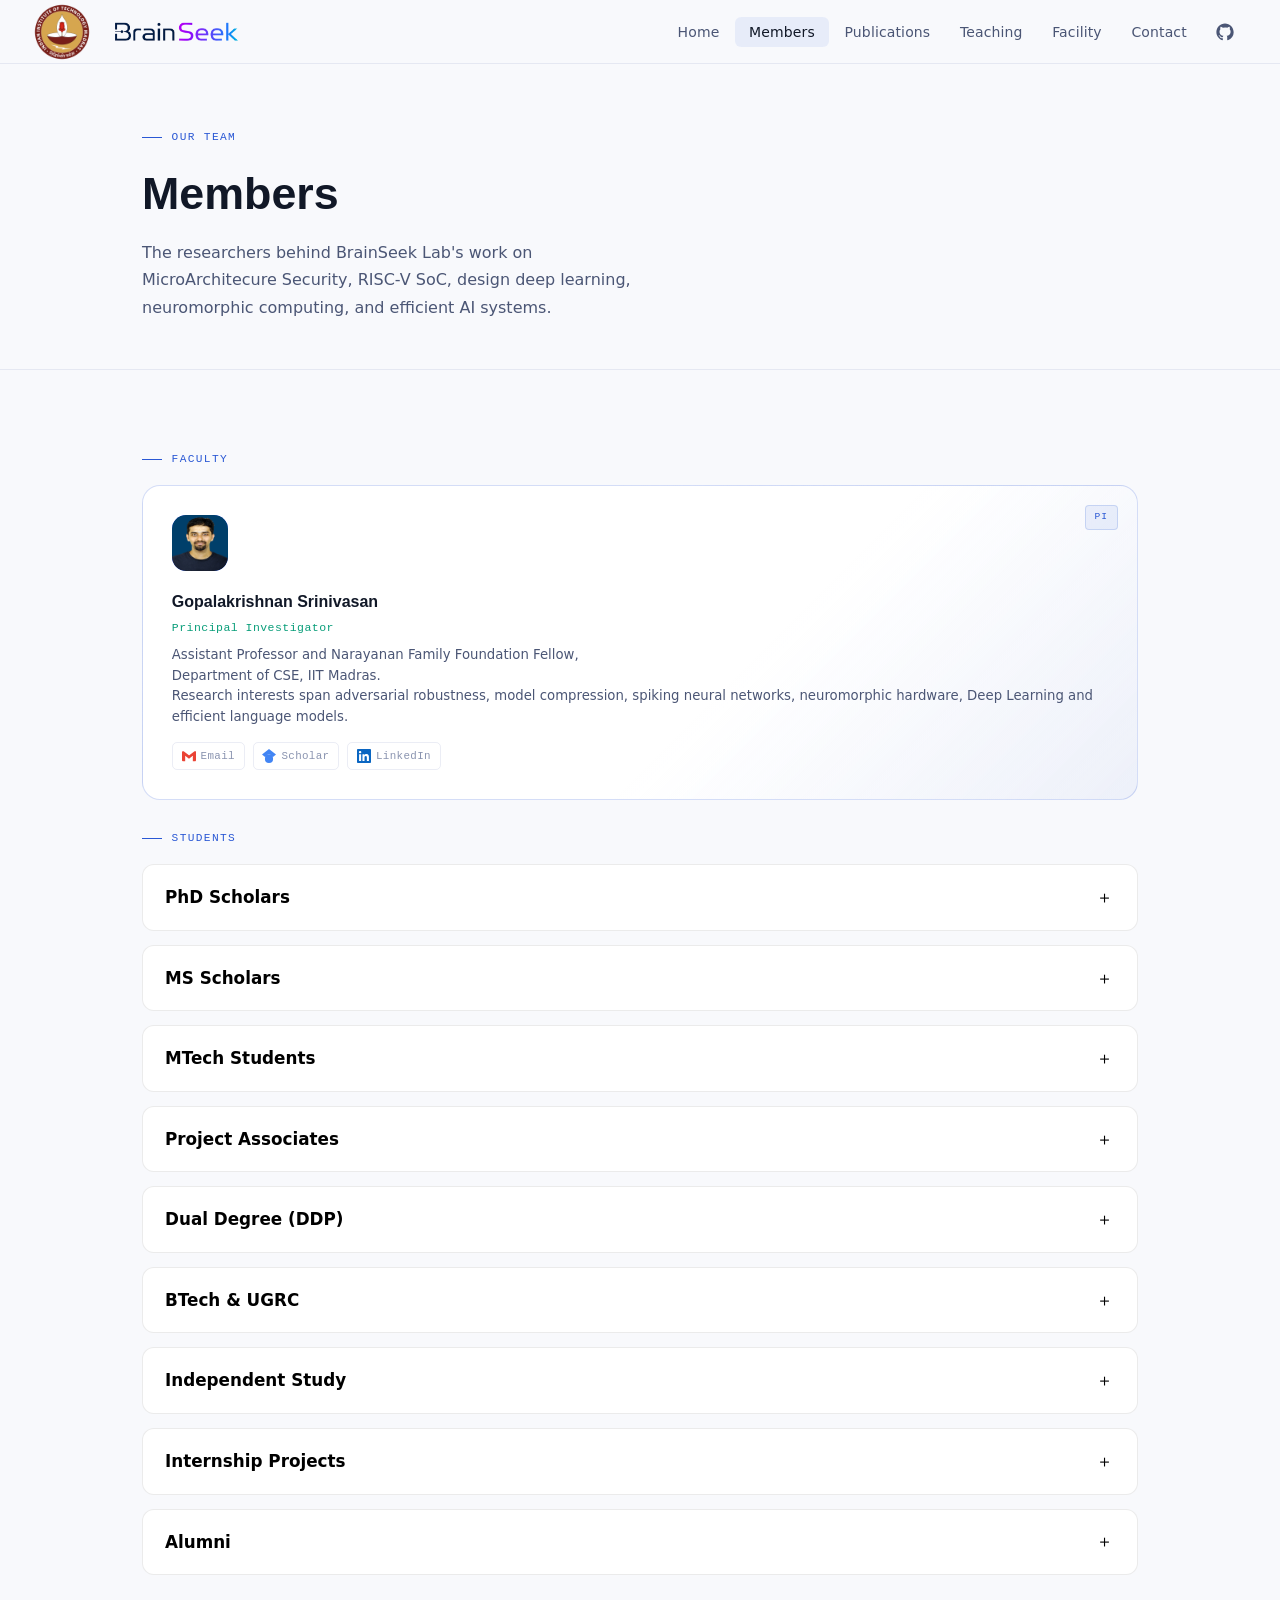
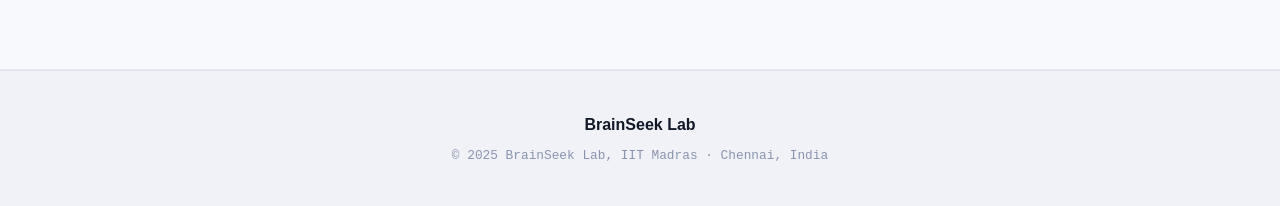
<file: members.html>
<!DOCTYPE html>
<html lang="en">
<head>
  <link rel="stylesheet" href="style.css">
  <meta charset="UTF-8">
  <meta name="viewport" content="width=device-width, initial-scale=1.0">
  <title>Members | BrainSeek Lab</title>

  <style>
    /* --- Accordion styles for member categories --- */
    .accordion {
      max-width: 1000px;
      margin: 0 auto;
    }

    .accordion-item {
      border: 1px solid rgba(0,0,0,0.08);
      border-radius: 12px;
      margin-bottom: 14px;
      overflow: hidden;
      background: var(--card-bg, #fff);
    }

    .accordion-header {
      display: flex;
      align-items: center;
      justify-content: space-between;
      width: 100%;
      padding: 18px 22px;
      background: none;
      border: none;
      cursor: pointer;
      font: inherit;
      text-align: left;
    }

    .accordion-header:hover {
      background: rgba(0,0,0,0.02);
    }

    .accordion-title-group {
      display: flex;
      align-items: center;
      gap: 12px;
    }

    .accordion-title {
      font-size: 1.05rem;
      font-weight: 600;
      margin: 0;
    }

    .accordion-count {
      font-size: 0.8rem;
      font-weight: 500;
      padding: 2px 10px;
      border-radius: 999px;
      background: rgba(0,0,0,0.06);
      color: inherit;
    }

    .accordion-icon {
      display: inline-flex;
      align-items: center;
      justify-content: center;
      width: 22px;
      height: 22px;
      flex-shrink: 0;
      transition: transform 0.25s ease;
    }

    .accordion-item.open .accordion-icon {
      transform: rotate(45deg);
    }

    .accordion-panel {
      max-height: 0;
      overflow: hidden;
      transition: max-height 0.3s ease;
    }

    /* .accordion-item.open .accordion-panel {
      max-height: 2000px;
    } */

    .accordion-panel-inner {
      padding: 4px 22px 24px 22px;
      display: grid;
      grid-template-columns: repeat(auto-fill, minmax(230px, 1fr));
      gap: 18px;
    }

    .accordion-empty {
      padding: 4px 22px 24px 22px;
      font-size: 0.92rem;
      opacity: 0.65;
      font-style: italic;
    }
  </style>
</head>
<body>

<nav>
  <a class="nav-brand" href="index.html">
    <img src="images/iit-madras-bg.png" alt="IIT Madras" class="nav-logo">
    <img src="images/logo3-bg.png" alt="BrainSeek Lab" class="nav-logo">
    <!-- <span ></span>BrainSeek Lab -->
  </a>
  <button class="nav-toggle" aria-label="Toggle menu" aria-expanded="false">
    <span></span><span></span><span></span>
  </button>
  <ul class="nav-links">
    <li><a href="index.html">Home</a></li>
    <li><a href="members.html" class="active">Members</a></li>
    <li><a href="publications.html">Publications</a></li>
    <li><a href="teaching.html">Teaching</a></li>
    <li><a href="facility.html">Facility</a></li>
    <li><a href="contact.html">Contact</a></li>
    <li>
      <a href="https://github.com/BrainSeek-Lab" target="_blank" rel="noopener" title="GitHub" style="display:flex;align-items:center;">
        <svg width="18" height="18" viewBox="0 0 24 24" fill="currentColor" aria-hidden="true">
          <path d="M12 .5C5.65.5.5 5.65.5 12c0 5.08 3.29 9.39 7.86 10.91.58.1.79-.25.79-.56 0-.28-.01-1.02-.02-2-3.2.7-3.88-1.54-3.88-1.54-.52-1.34-1.28-1.7-1.28-1.7-1.05-.72.08-.71.08-.71 1.16.08 1.78 1.19 1.78 1.19 1.03 1.78 2.71 1.26 3.37.97.1-.75.4-1.26.73-1.55-2.55-.29-5.23-1.28-5.23-5.7 0-1.26.45-2.28 1.19-3.09-.12-.29-.52-1.46.11-3.05 0 0 .97-.31 3.18 1.18a11.1 11.1 0 0 1 2.9-.39c.98 0 1.97.13 2.9.39 2.2-1.49 3.17-1.18 3.17-1.18.63 1.59.23 2.76.11 3.05.74.81 1.19 1.83 1.19 3.09 0 4.43-2.69 5.41-5.25 5.69.41.36.78 1.06.78 2.14 0 1.54-.01 2.79-.01 3.17 0 .31.21.67.8.56A10.52 10.52 0 0 0 23.5 12C23.5 5.65 18.35.5 12 .5Z"/>
        </svg>
      </a>
    </li>
  </ul>
</nav>

<div class="page">

  <div class="hero-sm">
    <div class="section-label section-label-sm">Our Team</div>
    <h1>Members</h1>
    <p>The researchers behind BrainSeek Lab's work on MicroArchitecure Security, RISC-V SoC, design deep learning, neuromorphic computing, and efficient AI systems.</p>
  </div>

  <hr class="sep">

  <div class="section">

    <!-- FACULTY — centred -->
    <div class="section-label section-label-md">Faculty</div>
    <div class="faculty-wrap">
      <div class="member-card pi">
        <div class="pi-badge">PI</div>
         <div class="member-avatar"><img src="images/humans/gopal.png" alt="GS"></div>
        <div class="member-name">Gopalakrishnan Srinivasan</div>
        <div class="member-role">Principal Investigator</div>
        <div class="member-desc">
          Assistant Professor and Narayanan Family Foundation Fellow, <br> Department of CSE, IIT Madras.
          <br>Research interests span adversarial robustness, model compression, spiking neural networks,
          neuromorphic hardware, Deep Learning and efficient language models.
        </div>
        <div class="member-links">
          <a class="member-link" href="mailto:sgopal@cse.iitm.ac.in" style="display:inline-flex;align-items:center;gap:5px;"><svg width="14" height="14" viewBox="0 0 24 24" aria-hidden="true"><path fill="#EA4335" d="M24 5.457v13.909c0 .904-.732 1.636-1.636 1.636h-3.819V11.73L12 16.64l-6.545-4.91v9.273H1.636A1.636 1.636 0 0 1 0 19.366V5.457c0-.904.732-1.636 1.636-1.636h1.223l9.056 6.716c.075.056.166.084.257.084s.182-.028.257-.084l9.056-6.716h1.223c.904 0 1.636.732 1.636 1.636z"/></svg>Email</a>
          <a class="member-link" href="https://scholar.google.com/citations?user=ynJrDpAAAAAJ&hl=en&oi=ao" target="_blank" rel="noopener" style="display:inline-flex;align-items:center;gap:5px;"><svg width="14" height="14" viewBox="0 0 24 24" aria-hidden="true"><path fill="#4285F4" d="M5.242 13.769L0 9.5 12 0l12 9.5-5.242 4.269C17.548 11.024 14.978 9.5 12 9.5c-2.977 0-5.548 1.524-6.758 4.269zM12 10a7 7 0 1 0 0 14 7 7 0 0 0 0-14z"/></svg>Scholar</a>
          <a class="member-link" href="https://www.linkedin.com/in/gopalakrishnan-srinivasan-ab442420/" target="_blank" rel="noopener" style="display:inline-flex;align-items:center;gap:5px;"><svg width="14" height="14" viewBox="0 0 24 24" aria-hidden="true"><path fill="#0A66C2" d="M20.447 20.452h-3.554v-5.569c0-1.328-.027-3.037-1.852-3.037-1.853 0-2.136 1.445-2.136 2.939v5.667H9.351V9h3.414v1.561h.046c.477-.9 1.637-1.85 3.37-1.85 3.601 0 4.267 2.37 4.267 5.455v6.286zM5.337 7.433c-1.144 0-2.063-.926-2.063-2.065 0-1.138.92-2.063 2.063-2.063 1.14 0 2.064.925 2.064 2.063 0 1.139-.925 2.065-2.064 2.065zm1.782 13.019H3.555V9h3.564v11.452zM22.225 0H1.771C.792 0 0 .774 0 1.729v20.542C0 23.227.792 24 1.771 24h20.451C23.2 24 24 23.227 24 22.271V1.729C24 .774 23.2 0 22.222 0h.003z"/></svg>LinkedIn</a>
        </div>
      </div>
    </div>

    <!-- STUDENTS — expandable accordion by category -->
     <br>
    <div class="section-label section-label-md">Students</div>

    <div class="accordion" id="members-accordion">

      <!-- PhD Scholars -->
      <div class="accordion-item">
        <button class="accordion-header" type="button">
          <div class="accordion-title-group">
            <h3 class="accordion-title">PhD Scholars</h3>
          </div>
          <span class="accordion-icon">＋</span>
        </button>
        <div class="accordion-panel">
          <div class="accordion-panel-inner">

            <div class="member-card">
              <div class="member-avatar"><img src="images/humans/ayush.jpeg" alt="AB"></div>
              <div class="member-name">Ayush</div>
              <div class="member-role">PhD Student</div>
              <div class="member-desc">
                Biologically informed SNN models, drawing on computational neuroscience principles to guide neuromorphic network design.
              </div>
              <div class="member-links">
                <span class="badge badge-teal badge-sm">SNN · Bio-Inspired</span>
                <a class="member-link" href="https://scholar.google.com/citations?user=9nCeX3AAAAAJ&hl=en&oi=ao" target="_blank" rel="noopener" style="display:inline-flex;align-items:center;gap:5px;"><svg width="14" height="14" viewBox="0 0 24 24" aria-hidden="true"><path fill="#4285F4" d="M5.242 13.769L0 9.5 12 0l12 9.5-5.242 4.269C17.548 11.024 14.978 9.5 12 9.5c-2.977 0-5.548 1.524-6.758 4.269zM12 10a7 7 0 1 0 0 14 7 7 0 0 0 0-14z"/></svg>Scholar</a>
                <a class="member-link" href="https://www.linkedin.com/in/ayush-bahuguna-9721aa135/" target="_blank" rel="noopener" style="display:inline-flex;align-items:center;gap:5px;"><svg width="14" height="14" viewBox="0 0 24 24" aria-hidden="true"><path fill="#0A66C2" d="M20.447 20.452h-3.554v-5.569c0-1.328-.027-3.037-1.852-3.037-1.853 0-2.136 1.445-2.136 2.939v5.667H9.351V9h3.414v1.561h.046c.477-.9 1.637-1.85 3.37-1.85 3.601 0 4.267 2.37 4.267 5.455v6.286zM5.337 7.433c-1.144 0-2.063-.926-2.063-2.065 0-1.138.92-2.063 2.063-2.063 1.14 0 2.064.925 2.064 2.063 0 1.139-.925 2.065-2.064 2.065zm1.782 13.019H3.555V9h3.564v11.452zM22.225 0H1.771C.792 0 0 .774 0 1.729v20.542C0 23.227.792 24 1.771 24h20.451C23.2 24 24 23.227 24 22.271V1.729C24 .774 23.2 0 22.222 0h.003z"/></svg>LinkedIn</a>
              </div>
            </div>            

          </div>
        </div>
      </div>

      <!-- MS Scholars -->
      <div class="accordion-item">
        <button class="accordion-header" type="button">
          <div class="accordion-title-group">
            <h3 class="accordion-title">MS Scholars</h3>
          </div>
          <span class="accordion-icon">＋</span>
        </button>
        <div class="accordion-panel">
          <div class="accordion-panel-inner">
            <div class="member-card">
              <div class="member-avatar teal">GP</div>
              <div class="member-name">Girinath P</div>
              <div class="member-role">MS Student, co-advised with prof. Kamakoti</div>
              <div class="member-desc">
                Works on efficient and secure microarchitecture for general-purpose and machine learning workloads.
              </div>
              <div class="member-links">
                <span class="badge badge-amber badge-sm">Secure microarchitecture</span>
                <!-- <a class="member-link" href="https://scholar.google.com/citations?user=9nCeX3AAAAAJ&hl=en&oi=ao" target="_blank" rel="noopener" style="display:inline-flex;align-items:center;gap:5px;"><svg width="14" height="14" viewBox="0 0 24 24" aria-hidden="true"><path fill="#4285F4" d="M5.242 13.769L0 9.5 12 0l12 9.5-5.242 4.269C17.548 11.024 14.978 9.5 12 9.5c-2.977 0-5.548 1.524-6.758 4.269zM12 10a7 7 0 1 0 0 14 7 7 0 0 0 0-14z"/></svg>Scholar</a> -->
                <a class="member-link" href="https://www.linkedin.com/in/p-girinath-4274b7176/" target="_blank" rel="noopener" style="display:inline-flex;align-items:center;gap:5px;"><svg width="14" height="14" viewBox="0 0 24 24" aria-hidden="true"><path fill="#0A66C2" d="M20.447 20.452h-3.554v-5.569c0-1.328-.027-3.037-1.852-3.037-1.853 0-2.136 1.445-2.136 2.939v5.667H9.351V9h3.414v1.561h.046c.477-.9 1.637-1.85 3.37-1.85 3.601 0 4.267 2.37 4.267 5.455v6.286zM5.337 7.433c-1.144 0-2.063-.926-2.063-2.065 0-1.138.92-2.063 2.063-2.063 1.14 0 2.064.925 2.064 2.063 0 1.139-.925 2.065-2.064 2.065zm1.782 13.019H3.555V9h3.564v11.452zM22.225 0H1.771C.792 0 0 .774 0 1.729v20.542C0 23.227.792 24 1.771 24h20.451C23.2 24 24 23.227 24 22.271V1.729C24 .774 23.2 0 22.222 0h.003z"/></svg>LinkedIn</a>
              </div>
            </div>

            <div class="member-card">
              <div class="member-avatar green">GP</div>
              <div class="member-name">Varun Parsai</div>
              <div class="member-role">MS Student, co-advised with prof. Kamakoti</div>
              <div class="member-desc">
                Building a RISC-V based vector co-processor for machine learning applications with native support for mixed-precision vision models.
              </div>
              <div class="member-links">
                <span class="badge badge-amber badge-sm">Computer Architecture</span>
                <!-- <a class="member-link" href="#"></svg>Scholar</a> -->
                <!-- <a class="member-link" href="#" target="_blank" rel="noopener" style="display:inline-flex;align-items:center;gap:5px;"><svg width="14" height="14" viewBox="0 0 24 24" aria-hidden="true"><path fill="#0A66C2" d="M20.447 20.452h-3.554v-5.569c0-1.328-.027-3.037-1.852-3.037-1.853 0-2.136 1.445-2.136 2.939v5.667H9.351V9h3.414v1.561h.046c.477-.9 1.637-1.85 3.37-1.85 3.601 0 4.267 2.37 4.267 5.455v6.286zM5.337 7.433c-1.144 0-2.063-.926-2.063-2.065 0-1.138.92-2.063 2.063-2.063 1.14 0 2.064.925 2.064 2.063 0 1.139-.925 2.065-2.064 2.065zm1.782 13.019H3.555V9h3.564v11.452zM22.225 0H1.771C.792 0 0 .774 0 1.729v20.542C0 23.227.792 24 1.771 24h20.451C23.2 24 24 23.227 24 22.271V1.729C24 .774 23.2 0 22.222 0h.003z"/></svg>LinkedIn</a> -->
              </div>
            </div>
 
            <div class="member-card">
              <div class="member-avatar"><img src="images/humans/rajshekhar.jpeg" alt="RR"></div>
              <div class="member-name">Rajshekhar Rakshit</div>
              <div class="member-role">MS Student</div>
              <div class="member-desc">
                Currently working on TTFS based SNN training algorithms.
              </div>
              <div class="member-links">
                <span class="badge badge-amber badge-sm">Quantization · SNN</span>
                <a class="member-link" href="https://scholar.google.com/citations?user=V_voq2gAAAAJ&hl=en" target="_blank" rel="noopener" style="display:inline-flex;align-items:center;gap:5px;"><svg width="14" height="14" viewBox="0 0 24 24" aria-hidden="true"><path fill="#4285F4" d="M5.242 13.769L0 9.5 12 0l12 9.5-5.242 4.269C17.548 11.024 14.978 9.5 12 9.5c-2.977 0-5.548 1.524-6.758 4.269zM12 10a7 7 0 1 0 0 14 7 7 0 0 0 0-14z"/></svg>Scholar</a>
                <a class="member-link" href="https://www.linkedin.com/in/rajshekhar-r-157277141/" target="_blank" rel="noopener" style="display:inline-flex;align-items:center;gap:5px;"><svg width="14" height="14" viewBox="0 0 24 24" aria-hidden="true"><path fill="#0A66C2" d="M20.447 20.452h-3.554v-5.569c0-1.328-.027-3.037-1.852-3.037-1.853 0-2.136 1.445-2.136 2.939v5.667H9.351V9h3.414v1.561h.046c.477-.9 1.637-1.85 3.37-1.85 3.601 0 4.267 2.37 4.267 5.455v6.286zM5.337 7.433c-1.144 0-2.063-.926-2.063-2.065 0-1.138.92-2.063 2.063-2.063 1.14 0 2.064.925 2.064 2.063 0 1.139-.925 2.065-2.064 2.065zm1.782 13.019H3.555V9h3.564v11.452zM22.225 0H1.771C.792 0 0 .774 0 1.729v20.542C0 23.227.792 24 1.771 24h20.451C23.2 24 24 23.227 24 22.271V1.729C24 .774 23.2 0 22.222 0h.003z"/></svg>LinkedIn</a>
              </div>
            </div>

            <div class="member-card">
              <div class="member-avatar amber">D</div>
              <div class="member-name">Dinakaran</div>
              <div class="member-role">part-time MS Student</div>
              <div class="member-desc">
                Works on microarchitectural optimizations on the Shakti C-class CPU for machine learning applications. Currently working at Mindgrove Technologies.
              </div>
              <div class="member-links">
                <span class="badge badge-amber badge-sm">Microarchitectural Optimization</span>
                <!-- <a class="member-link" href="#" target="_blank" rel="noopener" style="display:inline-flex;align-items:center;gap:5px;"><svg width="14" height="14" viewBox="0 0 24 24" aria-hidden="true"><path fill="#4285F4" d="M5.242 13.769L0 9.5 12 0l12 9.5-5.242 4.269C17.548 11.024 14.978 9.5 12 9.5c-2.977 0-5.548 1.524-6.758 4.269zM12 10a7 7 0 1 0 0 14 7 7 0 0 0 0-14z"/></svg>Scholar</a> -->
                <a class="member-link" href="https://www.linkedin.com/in/dinakaran-a-9858051b8/" target="_blank" rel="noopener" style="display:inline-flex;align-items:center;gap:5px;"><svg width="14" height="14" viewBox="0 0 24 24" aria-hidden="true"><path fill="#0A66C2" d="M20.447 20.452h-3.554v-5.569c0-1.328-.027-3.037-1.852-3.037-1.853 0-2.136 1.445-2.136 2.939v5.667H9.351V9h3.414v1.561h.046c.477-.9 1.637-1.85 3.37-1.85 3.601 0 4.267 2.37 4.267 5.455v6.286zM5.337 7.433c-1.144 0-2.063-.926-2.063-2.065 0-1.138.92-2.063 2.063-2.063 1.14 0 2.064.925 2.064 2.063 0 1.139-.925 2.065-2.064 2.065zm1.782 13.019H3.555V9h3.564v11.452zM22.225 0H1.771C.792 0 0 .774 0 1.729v20.542C0 23.227.792 24 1.771 24h20.451C23.2 24 24 23.227 24 22.271V1.729C24 .774 23.2 0 22.222 0h.003z"/></svg>LinkedIn</a>
              </div>
            </div>
 
            <div class="member-card">
              <div class="member-avatar"><img src="images/humans/rakshitha.jpeg" alt="RK"></div>
              <div class="member-name">Rakshitha Kalkura</div>
              <div class="member-role">MS Student</div>
              <div class="member-desc">
                Works on robustness and adversarial attacks in SNNs, along with SNN optimization.
              </div>
              <div class="member-links">
                <span class="badge badge-green badge-sm">Robstness SNN</span>
                <a class="member-link" href="#" target="_blank" rel="noopener" style="display:inline-flex;align-items:center;gap:5px;"><svg width="14" height="14" viewBox="0 0 24 24" aria-hidden="true"><path fill="#4285F4" d="M5.242 13.769L0 9.5 12 0l12 9.5-5.242 4.269C17.548 11.024 14.978 9.5 12 9.5c-2.977 0-5.548 1.524-6.758 4.269zM12 10a7 7 0 1 0 0 14 7 7 0 0 0 0-14z"/></svg>Scholar</a>
                <a class="member-link" href="https://www.linkedin.com/in/rakshitha-k-/" target="_blank" rel="noopener" style="display:inline-flex;align-items:center;gap:5px;"><svg width="14" height="14" viewBox="0 0 24 24" aria-hidden="true"><path fill="#0A66C2" d="M20.447 20.452h-3.554v-5.569c0-1.328-.027-3.037-1.852-3.037-1.853 0-2.136 1.445-2.136 2.939v5.667H9.351V9h3.414v1.561h.046c.477-.9 1.637-1.85 3.37-1.85 3.601 0 4.267 2.37 4.267 5.455v6.286zM5.337 7.433c-1.144 0-2.063-.926-2.063-2.065 0-1.138.92-2.063 2.063-2.063 1.14 0 2.064.925 2.064 2.063 0 1.139-.925 2.065-2.064 2.065zm1.782 13.019H3.555V9h3.564v11.452zM22.225 0H1.771C.792 0 0 .774 0 1.729v20.542C0 23.227.792 24 1.771 24h20.451C23.2 24 24 23.227 24 22.271V1.729C24 .774 23.2 0 22.222 0h.003z"/></svg>LinkedIn</a>
              </div>
            </div>
 
            <div class="member-card">
              <div class="member-avatar"><img src="images/humans/nupur.jpeg" alt="NM"></div>
              <div class="member-name">Nupur Mishra</div>
              <div class="member-role">MS Student</div>
              <div class="member-desc">
                Works on regularization of SNNs.
              </div>
              <div class="member-links">
                <span class="badge badge-amber badge-sm">Regularization SNN</span>
                <a class="member-link" href="#" target="_blank" rel="noopener" style="display:inline-flex;align-items:center;gap:5px;"><svg width="14" height="14" viewBox="0 0 24 24" aria-hidden="true"><path fill="#4285F4" d="M5.242 13.769L0 9.5 12 0l12 9.5-5.242 4.269C17.548 11.024 14.978 9.5 12 9.5c-2.977 0-5.548 1.524-6.758 4.269zM12 10a7 7 0 1 0 0 14 7 7 0 0 0 0-14z"/></svg>Scholar</a>
                <a class="member-link" href="https://www.linkedin.com/in/nupurmishra04/" target="_blank" rel="noopener" style="display:inline-flex;align-items:center;gap:5px;"><svg width="14" height="14" viewBox="0 0 24 24" aria-hidden="true"><path fill="#0A66C2" d="M20.447 20.452h-3.554v-5.569c0-1.328-.027-3.037-1.852-3.037-1.853 0-2.136 1.445-2.136 2.939v5.667H9.351V9h3.414v1.561h.046c.477-.9 1.637-1.85 3.37-1.85 3.601 0 4.267 2.37 4.267 5.455v6.286zM5.337 7.433c-1.144 0-2.063-.926-2.063-2.065 0-1.138.92-2.063 2.063-2.063 1.14 0 2.064.925 2.064 2.063 0 1.139-.925 2.065-2.064 2.065zm1.782 13.019H3.555V9h3.564v11.452zM22.225 0H1.771C.792 0 0 .774 0 1.729v20.542C0 23.227.792 24 1.771 24h20.451C23.2 24 24 23.227 24 22.271V1.729C24 .774 23.2 0 22.222 0h.003z"/></svg>LinkedIn</a>
              </div>
            </div>
 
            <div class="member-card">
              <div class="member-avatar teal">AP</div>
              <div class="member-name">Aman Pandey</div>
              <div class="member-role">MS Student</div>
              <div class="member-desc">
                 Works on ML-based enhancements for CPU microarchitecture for higher performance and energy-efficiency.
              </div>
              <div class="member-links">
                <span class="badge badge-purple badge-sm">ML based system enhancement</span>
                <!-- <a class="member-link" href="#" target="_blank" rel="noopener" style="display:inline-flex;align-items:center;gap:5px;"><svg width="14" height="14" viewBox="0 0 24 24" aria-hidden="true"><path fill="#4285F4" d="M5.242 13.769L0 9.5 12 0l12 9.5-5.242 4.269C17.548 11.024 14.978 9.5 12 9.5c-2.977 0-5.548 1.524-6.758 4.269zM12 10a7 7 0 1 0 0 14 7 7 0 0 0 0-14z"/></svg>Scholar</a>
                <a class="member-link" href="#" target="_blank" rel="noopener" style="display:inline-flex;align-items:center;gap:5px;"><svg width="14" height="14" viewBox="0 0 24 24" aria-hidden="true"><path fill="#0A66C2" d="M20.447 20.452h-3.554v-5.569c0-1.328-.027-3.037-1.852-3.037-1.853 0-2.136 1.445-2.136 2.939v5.667H9.351V9h3.414v1.561h.046c.477-.9 1.637-1.85 3.37-1.85 3.601 0 4.267 2.37 4.267 5.455v6.286zM5.337 7.433c-1.144 0-2.063-.926-2.063-2.065 0-1.138.92-2.063 2.063-2.063 1.14 0 2.064.925 2.064 2.063 0 1.139-.925 2.065-2.064 2.065zm1.782 13.019H3.555V9h3.564v11.452zM22.225 0H1.771C.792 0 0 .774 0 1.729v20.542C0 23.227.792 24 1.771 24h20.451C23.2 24 24 23.227 24 22.271V1.729C24 .774 23.2 0 22.222 0h.003z"/></svg>LinkedIn</a> -->
              </div>
            </div>
            <div class="member-card">
              <div class="member-avatar amber">SB</div>
              <div class="member-name">Saptajit Banerjee</div>
              <div class="member-role">MS Student, co-advised with Prof. Gandham Phanikumar</div>
              <div class="member-desc">
                
              </div>
              <div class="member-links">
                <span class="badge badge-purple badge-sm">Autonomous vehicle navigation</span>
                <a class="member-link" href="#" target="_blank" rel="noopener" style="display:inline-flex;align-items:center;gap:5px;"><svg width="14" height="14" viewBox="0 0 24 24" aria-hidden="true"><path fill="#4285F4" d="M5.242 13.769L0 9.5 12 0l12 9.5-5.242 4.269C17.548 11.024 14.978 9.5 12 9.5c-2.977 0-5.548 1.524-6.758 4.269zM12 10a7 7 0 1 0 0 14 7 7 0 0 0 0-14z"/></svg>Scholar</a>
                <a class="member-link" href="https://www.linkedin.com/in/saptajit-banerjee/" target="_blank" rel="noopener" style="display:inline-flex;align-items:center;gap:5px;"><svg width="14" height="14" viewBox="0 0 24 24" aria-hidden="true"><path fill="#0A66C2" d="M20.447 20.452h-3.554v-5.569c0-1.328-.027-3.037-1.852-3.037-1.853 0-2.136 1.445-2.136 2.939v5.667H9.351V9h3.414v1.561h.046c.477-.9 1.637-1.85 3.37-1.85 3.601 0 4.267 2.37 4.267 5.455v6.286zM5.337 7.433c-1.144 0-2.063-.926-2.063-2.065 0-1.138.92-2.063 2.063-2.063 1.14 0 2.064.925 2.064 2.063 0 1.139-.925 2.065-2.064 2.065zm1.782 13.019H3.555V9h3.564v11.452zM22.225 0H1.771C.792 0 0 .774 0 1.729v20.542C0 23.227.792 24 1.771 24h20.451C23.2 24 24 23.227 24 22.271V1.729C24 .774 23.2 0 22.222 0h.003z"/></svg>LinkedIn</a>
              </div>
            </div>
 
          </div>
        </div>
      </div>

      <!-- MTech Students -->
      <div class="accordion-item">
        <button class="accordion-header" type="button">
          <div class="accordion-title-group">
            <h3 class="accordion-title">MTech Students</h3>
          </div>
          <span class="accordion-icon">＋</span>
        </button>
        <div class="accordion-panel">
          <div class="accordion-panel-inner">
            <div class="member-card">
              <div class="member-avatar">RS</div>
              <div class="member-name">Rahul Kumar Singh (2025)</div>
              <div class="member-role">MTech Student</div>
              <div class="member-desc">

              </div>
              <div class="member-links">
                <!-- <span class="badge badge-amber badge-sm"></span> -->
                <a class="member-link" href="#" target="_blank" rel="noopener" style="display:inline-flex;align-items:center;gap:5px;"><svg width="14" height="14" viewBox="0 0 24 24" aria-hidden="true"><path fill="#4285F4" d="M5.242 13.769L0 9.5 12 0l12 9.5-5.242 4.269C17.548 11.024 14.978 9.5 12 9.5c-2.977 0-5.548 1.524-6.758 4.269zM12 10a7 7 0 1 0 0 14 7 7 0 0 0 0-14z"/></svg>Scholar</a>
                <a class="member-link" href="https://www.linkedin.com/in/piratekingrahul/" target="_blank" rel="noopener" style="display:inline-flex;align-items:center;gap:5px;"><svg width="14" height="14" viewBox="0 0 24 24" aria-hidden="true"><path fill="#0A66C2" d="M20.447 20.452h-3.554v-5.569c0-1.328-.027-3.037-1.852-3.037-1.853 0-2.136 1.445-2.136 2.939v5.667H9.351V9h3.414v1.561h.046c.477-.9 1.637-1.85 3.37-1.85 3.601 0 4.267 2.37 4.267 5.455v6.286zM5.337 7.433c-1.144 0-2.063-.926-2.063-2.065 0-1.138.92-2.063 2.063-2.063 1.14 0 2.064.925 2.064 2.063 0 1.139-.925 2.065-2.064 2.065zm1.782 13.019H3.555V9h3.564v11.452zM22.225 0H1.771C.792 0 0 .774 0 1.729v20.542C0 23.227.792 24 1.771 24h20.451C23.2 24 24 23.227 24 22.271V1.729C24 .774 23.2 0 22.222 0h.003z"/></svg>LinkedIn</a>
              </div>
            </div>
 
            <div class="member-card">
              <div class="member-avatar"><img src="images/humans/sankar.jpeg" alt="SV"></div>
              <div class="member-name">Sankar Vinayak (2024)</div>
              <div class="member-role">MTech Student | Graduated</div>
              <div class="member-desc">
               Towards Practical Equilibrium Propagation: Robustness, Regularization, and Sequence Learning
              </div>
              <div class="member-links">
                <span class="badge badge-amber badge-sm">Energy Models</span>
                <a class="member-link" href="https://scholar.google.com/citations?hl=en&user=vx8WNbYsXcwC" target="_blank" rel="noopener" style="display:inline-flex;align-items:center;gap:5px;"><svg width="14" height="14" viewBox="0 0 24 24" aria-hidden="true"><path fill="#4285F4" d="M5.242 13.769L0 9.5 12 0l12 9.5-5.242 4.269C17.548 11.024 14.978 9.5 12 9.5c-2.977 0-5.548 1.524-6.758 4.269zM12 10a7 7 0 1 0 0 14 7 7 0 0 0 0-14z"/></svg>Scholar</a>
                <a class="member-link" href="https://www.linkedin.com/in/sankar-vinayak-e-p/" target="_blank" rel="noopener" style="display:inline-flex;align-items:center;gap:5px;"><svg width="14" height="14" viewBox="0 0 24 24" aria-hidden="true"><path fill="#0A66C2" d="M20.447 20.452h-3.554v-5.569c0-1.328-.027-3.037-1.852-3.037-1.853 0-2.136 1.445-2.136 2.939v5.667H9.351V9h3.414v1.561h.046c.477-.9 1.637-1.85 3.37-1.85 3.601 0 4.267 2.37 4.267 5.455v6.286zM5.337 7.433c-1.144 0-2.063-.926-2.063-2.065 0-1.138.92-2.063 2.063-2.063 1.14 0 2.064.925 2.064 2.063 0 1.139-.925 2.065-2.064 2.065zm1.782 13.019H3.555V9h3.564v11.452zM22.225 0H1.771C.792 0 0 .774 0 1.729v20.542C0 23.227.792 24 1.771 24h20.451C23.2 24 24 23.227 24 22.271V1.729C24 .774 23.2 0 22.222 0h.003z"/></svg>LinkedIn</a>
              </div>
            </div>
 
            <div class="member-card">
              <div class="member-avatar"><img src="images/humans/ramkumar.jpeg" alt="RK"></div>
              <div class="member-name">Ramkumar (2024)</div>
              <div class="member-role">MTech Student | Graduated</div>
              <div class="member-desc">
                Spike-Sparse TET: Towards Energy-Efficient Direct Training of Spiking Neural Networks
              </div>
              <div class="member-links">
                <span class="badge badge-teal badge-sm">Spike Sparsity</span>
                <a class="member-link" href="https://scholar.google.com/citations?hl=en&user=LNqgv4AAAAAJ" target="_blank" rel="noopener" style="display:inline-flex;align-items:center;gap:5px;"><svg width="14" height="14" viewBox="0 0 24 24" aria-hidden="true"><path fill="#4285F4" d="M5.242 13.769L0 9.5 12 0l12 9.5-5.242 4.269C17.548 11.024 14.978 9.5 12 9.5c-2.977 0-5.548 1.524-6.758 4.269zM12 10a7 7 0 1 0 0 14 7 7 0 0 0 0-14z"/></svg>Scholar</a>
                <a class="member-link" href="https://www.linkedin.com/in/ramkumar-r-rk/" target="_blank" rel="noopener" style="display:inline-flex;align-items:center;gap:5px;"><svg width="14" height="14" viewBox="0 0 24 24" aria-hidden="true"><path fill="#0A66C2" d="M20.447 20.452h-3.554v-5.569c0-1.328-.027-3.037-1.852-3.037-1.853 0-2.136 1.445-2.136 2.939v5.667H9.351V9h3.414v1.561h.046c.477-.9 1.637-1.85 3.37-1.85 3.601 0 4.267 2.37 4.267 5.455v6.286zM5.337 7.433c-1.144 0-2.063-.926-2.063-2.065 0-1.138.92-2.063 2.063-2.063 1.14 0 2.064.925 2.064 2.063 0 1.139-.925 2.065-2.064 2.065zm1.782 13.019H3.555V9h3.564v11.452zM22.225 0H1.771C.792 0 0 .774 0 1.729v20.542C0 23.227.792 24 1.771 24h20.451C23.2 24 24 23.227 24 22.271V1.729C24 .774 23.2 0 22.222 0h.003z"/></svg>LinkedIn</a>
              </div>
            </div>
 
            <div class="member-card">
              <div class="member-avatar"><img src="images/humans/priyanshu.jpeg" alt="PS"></div>
              <div class="member-name">Priyanshu Sharma (2024)</div>
              <div class="member-role">MTech Student | Graduated</div>
              <div class="member-desc">
                Stable and Efficient ANN-to-SNN Conversion via Threshold Correction and Composite Temporal Fine-tuning
              </div>
              <div class="member-links">
                <span class="badge badge-purple badge-sm">TET</span>
                <!-- <a class="member-link" href="#" target="_blank" rel="noopener" style="display:inline-flex;align-items:center;gap:5px;"><svg width="14" height="14" viewBox="0 0 24 24" aria-hidden="true"><path fill="#4285F4" d="M5.242 13.769L0 9.5 12 0l12 9.5-5.242 4.269C17.548 11.024 14.978 9.5 12 9.5c-2.977 0-5.548 1.524-6.758 4.269zM12 10a7 7 0 1 0 0 14 7 7 0 0 0 0-14z"/></svg>Scholar</a> -->
                <a class="member-link" href="https://www.linkedin.com/in/priyanshu-sharmaaa/" target="_blank" rel="noopener" style="display:inline-flex;align-items:center;gap:5px;"><svg width="14" height="14" viewBox="0 0 24 24" aria-hidden="true"><path fill="#0A66C2" d="M20.447 20.452h-3.554v-5.569c0-1.328-.027-3.037-1.852-3.037-1.853 0-2.136 1.445-2.136 2.939v5.667H9.351V9h3.414v1.561h.046c.477-.9 1.637-1.85 3.37-1.85 3.601 0 4.267 2.37 4.267 5.455v6.286zM5.337 7.433c-1.144 0-2.063-.926-2.063-2.065 0-1.138.92-2.063 2.063-2.063 1.14 0 2.064.925 2.064 2.063 0 1.139-.925 2.065-2.064 2.065zm1.782 13.019H3.555V9h3.564v11.452zM22.225 0H1.771C.792 0 0 .774 0 1.729v20.542C0 23.227.792 24 1.771 24h20.451C23.2 24 24 23.227 24 22.271V1.729C24 .774 23.2 0 22.222 0h.003z"/></svg>LinkedIn</a>
              </div>
            </div>

             <div class="member-card">
              <div class="member-avatar purple">A</div>
              <div class="member-name">Atyam Lakshmi Nikhitha (2024)</div>
              <div class="member-role">MTech Student | Graduated</div>
              <div class="member-desc">
                Design and Analysis of Reuse Cache for ML Workloads
              </div>
              <div class="member-links">
                <span class="badge badge-purple badge-sm">TET</span>
                <!-- <a class="member-link" href="#" target="_blank" rel="noopener" style="display:inline-flex;align-items:center;gap:5px;"><svg width="14" height="14" viewBox="0 0 24 24" aria-hidden="true"><path fill="#4285F4" d="M5.242 13.769L0 9.5 12 0l12 9.5-5.242 4.269C17.548 11.024 14.978 9.5 12 9.5c-2.977 0-5.548 1.524-6.758 4.269zM12 10a7 7 0 1 0 0 14 7 7 0 0 0 0-14z"/></svg>Scholar</a> -->
                <!-- <a class="member-link" href="https://ewww.linkedin.com/in/priyanshu-sharmaaa/" target="_blank" rel="noopener" style="display:inline-flex;align-items:center;gap:5px;"><svg width="14" height="14" viewBox="0 0 24 24" aria-hidden="true"><path fill="#0A66C2" d="M20.447 20.452h-3.554v-5.569c0-1.328-.027-3.037-1.852-3.037-1.853 0-2.136 1.445-2.136 2.939v5.667H9.351V9h3.414v1.561h.046c.477-.9 1.637-1.85 3.37-1.85 3.601 0 4.267 2.37 4.267 5.455v6.286zM5.337 7.433c-1.144 0-2.063-.926-2.063-2.065 0-1.138.92-2.063 2.063-2.063 1.14 0 2.064.925 2.064 2.063 0 1.139-.925 2.065-2.064 2.065zm1.782 13.019H3.555V9h3.564v11.452zM22.225 0H1.771C.792 0 0 .774 0 1.729v20.542C0 23.227.792 24 1.771 24h20.451C23.2 24 24 23.227 24 22.271V1.729C24 .774 23.2 0 22.222 0h.003z"/></svg>LinkedIn</a> -->
              </div>
            </div>

            <div class="member-card">
              <div class="member-avatar">SS</div>
              <div class="member-name">Subramanian Segaran (2023)</div>
              <div class="member-role">MTech Student | Graduated</div>
              <div class="member-desc">
                Optimization of Neural Networks using Weight Sharing Techniques
              </div>
              <div class="member-links">
                <span class="badge badge-purple badge-sm">Optimization of NN</span>
                <!-- <a class="member-link" href="#" target="_blank" rel="noopener" style="display:inline-flex;align-items:center;gap:5px;"><svg width="14" height="14" viewBox="0 0 24 24" aria-hidden="true"><path fill="#4285F4" d="M5.242 13.769L0 9.5 12 0l12 9.5-5.242 4.269C17.548 11.024 14.978 9.5 12 9.5c-2.977 0-5.548 1.524-6.758 4.269zM12 10a7 7 0 1 0 0 14 7 7 0 0 0 0-14z"/></svg>Scholar</a> -->
                <a class="member-link" href="https://in.linkedin.com/in/subramanian-segaran-7635b3195" target="_blank" rel="noopener" style="display:inline-flex;align-items:center;gap:5px;"><svg width="14" height="14" viewBox="0 0 24 24" aria-hidden="true"><path fill="#0A66C2" d="M20.447 20.452h-3.554v-5.569c0-1.328-.027-3.037-1.852-3.037-1.853 0-2.136 1.445-2.136 2.939v5.667H9.351V9h3.414v1.561h.046c.477-.9 1.637-1.85 3.37-1.85 3.601 0 4.267 2.37 4.267 5.455v6.286zM5.337 7.433c-1.144 0-2.063-.926-2.063-2.065 0-1.138.92-2.063 2.063-2.063 1.14 0 2.064.925 2.064 2.063 0 1.139-.925 2.065-2.064 2.065zm1.782 13.019H3.555V9h3.564v11.452zM22.225 0H1.771C.792 0 0 .774 0 1.729v20.542C0 23.227.792 24 1.771 24h20.451C23.2 24 24 23.227 24 22.271V1.729C24 .774 23.2 0 22.222 0h.003z"/></svg>LinkedIn</a>
              </div>
            </div>

            <div class="member-card">
              <div class="member-avatar teal">PK</div>
              <div class="member-name">Pratik Vinod Kadlak (2023)</div>
              <div class="member-role">MTech Student | Graduated</div>
              <div class="member-desc">
                Optimizing Deep Neural Networks for Edge Deployment
              </div>
              <div class="member-links">
                <span class="badge badge-green badge-sm">ML on Edge</span>
                <!-- <a class="member-link" href="#" target="_blank" rel="noopener" style="display:inline-flex;align-items:center;gap:5px;"><svg width="14" height="14" viewBox="0 0 24 24" aria-hidden="true"><path fill="#4285F4" d="M5.242 13.769L0 9.5 12 0l12 9.5-5.242 4.269C17.548 11.024 14.978 9.5 12 9.5c-2.977 0-5.548 1.524-6.758 4.269zM12 10a7 7 0 1 0 0 14 7 7 0 0 0 0-14z"/></svg>Scholar</a> -->
                <a class="member-link" href="https://in.linkedin.com/in/pratik-kadlak-37abb636b" target="_blank" rel="noopener" style="display:inline-flex;align-items:center;gap:5px;"><svg width="14" height="14" viewBox="0 0 24 24" aria-hidden="true"><path fill="#0A66C2" d="M20.447 20.452h-3.554v-5.569c0-1.328-.027-3.037-1.852-3.037-1.853 0-2.136 1.445-2.136 2.939v5.667H9.351V9h3.414v1.561h.046c.477-.9 1.637-1.85 3.37-1.85 3.601 0 4.267 2.37 4.267 5.455v6.286zM5.337 7.433c-1.144 0-2.063-.926-2.063-2.065 0-1.138.92-2.063 2.063-2.063 1.14 0 2.064.925 2.064 2.063 0 1.139-.925 2.065-2.064 2.065zm1.782 13.019H3.555V9h3.564v11.452zM22.225 0H1.771C.792 0 0 .774 0 1.729v20.542C0 23.227.792 24 1.771 24h20.451C23.2 24 24 23.227 24 22.271V1.729C24 .774 23.2 0 22.222 0h.003z"/></svg>LinkedIn</a>
              </div>
            </div>

            <div class="member-card">
              <div class="member-avatar teal">AB</div>
              <div class="member-name">Arun R Bhat (2023)</div>
              <div class="member-role">MTech Student | Graduated</div>
              <div class="member-desc">
                Mixed Precision Quantization of Neural Networks
              </div>
              <div class="member-links">
                <span class="badge badge-green badge-sm">Quantization+</span>
                <!-- <a class="member-link" href="#" target="_blank" rel="noopener" style="display:inline-flex;align-items:center;gap:5px;"><svg width="14" height="14" viewBox="0 0 24 24" aria-hidden="true"><path fill="#4285F4" d="M5.242 13.769L0 9.5 12 0l12 9.5-5.242 4.269C17.548 11.024 14.978 9.5 12 9.5c-2.977 0-5.548 1.524-6.758 4.269zM12 10a7 7 0 1 0 0 14 7 7 0 0 0 0-14z"/></svg>Scholar</a>
                <a class="member-link" href="#" target="_blank" rel="noopener" style="display:inline-flex;align-items:center;gap:5px;"><svg width="14" height="14" viewBox="0 0 24 24" aria-hidden="true"><path fill="#0A66C2" d="M20.447 20.452h-3.554v-5.569c0-1.328-.027-3.037-1.852-3.037-1.853 0-2.136 1.445-2.136 2.939v5.667H9.351V9h3.414v1.561h.046c.477-.9 1.637-1.85 3.37-1.85 3.601 0 4.267 2.37 4.267 5.455v6.286zM5.337 7.433c-1.144 0-2.063-.926-2.063-2.065 0-1.138.92-2.063 2.063-2.063 1.14 0 2.064.925 2.064 2.063 0 1.139-.925 2.065-2.064 2.065zm1.782 13.019H3.555V9h3.564v11.452zM22.225 0H1.771C.792 0 0 .774 0 1.729v20.542C0 23.227.792 24 1.771 24h20.451C23.2 24 24 23.227 24 22.271V1.729C24 .774 23.2 0 22.222 0h.003z"/></svg>LinkedIn</a> -->
              </div>
            </div>
 
          </div>
        </div>
      </div>

      <!-- Project Associates -->
      <div class="accordion-item">
        <button class="accordion-header" type="button">
          <div class="accordion-title-group">
            <h3 class="accordion-title">Project Associates</h3>            
          </div>
          <span class="accordion-icon">＋</span>
        </button>
        <div class="accordion-panel">
          <div class="accordion-panel-inner">
          <div class="member-card">
            <div class="member-avatar"><img src="images/humans/devg.jpeg" alt="DB"></div>
            <div class="member-name">Devgokul B V</div>
            <div class="member-role">Project Associate</div>
            <div class="member-desc">
              Researching neuromorphic hardware design and architecture for efficient spiking neural network acceleration.
            </div>
            <div class="member-links">
              <span class="badge badge-blue badge-sm">Neuromorphic Hardware</span>
              <a class="member-link" href="#" target="_blank" rel="noopener" style="display:inline-flex;align-items:center;gap:5px;"><svg width="14" height="14" viewBox="0 0 24 24" aria-hidden="true"><path fill="#4285F4" d="M5.242 13.769L0 9.5 12 0l12 9.5-5.242 4.269C17.548 11.024 14.978 9.5 12 9.5c-2.977 0-5.548 1.524-6.758 4.269zM12 10a7 7 0 1 0 0 14 7 7 0 0 0 0-14z"/></svg>Scholar</a>
              <a class="member-link" href="https://www.linkedin.com/in/devgokul-b-v-5a213a223/" target="_blank" rel="noopener" style="display:inline-flex;align-items:center;gap:5px;"><svg width="14" height="14" viewBox="0 0 24 24" aria-hidden="true"><path fill="#0A66C2" d="M20.447 20.452h-3.554v-5.569c0-1.328-.027-3.037-1.852-3.037-1.853 0-2.136 1.445-2.136 2.939v5.667H9.351V9h3.414v1.561h.046c.477-.9 1.637-1.85 3.37-1.85 3.601 0 4.267 2.37 4.267 5.455v6.286zM5.337 7.433c-1.144 0-2.063-.926-2.063-2.065 0-1.138.92-2.063 2.063-2.063 1.14 0 2.064.925 2.064 2.063 0 1.139-.925 2.065-2.064 2.065zm1.782 13.019H3.555V9h3.564v11.452zM22.225 0H1.771C.792 0 0 .774 0 1.729v20.542C0 23.227.792 24 1.771 24h20.451C23.2 24 24 23.227 24 22.271V1.729C24 .774 23.2 0 22.222 0h.003z"/></svg>LinkedIn</a>
            </div>
          </div>

          <div class="member-card">
            <div class="member-avatar green">PD</div>
            <div class="member-name">Preethi Carmel Bosco</div>
            <div class="member-role">Project Associate</div>
            <div class="member-desc">
              Works on LLMs
            </div>
            <div class="member-links">
              <span class="badge badge-teal badge-sm">LLM Architecture</span>
              <!-- <a class="member-link" href="#" target="_blank" rel="noopener" style="display:inline-flex;align-items:center;gap:5px;"><svg width="14" height="14" viewBox="0 0 24 24" aria-hidden="true"><path fill="#4285F4" d="M5.242 13.769L0 9.5 12 0l12 9.5-5.242 4.269C17.548 11.024 14.978 9.5 12 9.5c-2.977 0-5.548 1.524-6.758 4.269zM12 10a7 7 0 1 0 0 14 7 7 0 0 0 0-14z"/></svg>Scholar</a> -->
              <a class="member-link" href="https://www.linkedin.com/in/preethicarmelbosco/" target="_blank" rel="noopener" style="display:inline-flex;align-items:center;gap:5px;"><svg width="14" height="14" viewBox="0 0 24 24" aria-hidden="true"><path fill="#0A66C2" d="M20.447 20.452h-3.554v-5.569c0-1.328-.027-3.037-1.852-3.037-1.853 0-2.136 1.445-2.136 2.939v5.667H9.351V9h3.414v1.561h.046c.477-.9 1.637-1.85 3.37-1.85 3.601 0 4.267 2.37 4.267 5.455v6.286zM5.337 7.433c-1.144 0-2.063-.926-2.063-2.065 0-1.138.92-2.063 2.063-2.063 1.14 0 2.064.925 2.064 2.063 0 1.139-.925 2.065-2.064 2.065zm1.782 13.019H3.555V9h3.564v11.452zM22.225 0H1.771C.792 0 0 .774 0 1.729v20.542C0 23.227.792 24 1.771 24h20.451C23.2 24 24 23.227 24 22.271V1.729C24 .774 23.2 0 22.222 0h.003z"/></svg>LinkedIn</a>
            </div>
          </div>
          
          </div>
        </div>
      </div>

      <div class="accordion-item">
        <button class="accordion-header" type="button">
          <div class="accordion-title-group">
            <h3 class="accordion-title">Dual Degree (DDP)</h3>            
          </div>
          <span class="accordion-icon">＋</span>
        </button>
        <div class="accordion-panel">
          <div class="accordion-panel-inner">

          <div class="member-card">
            <div class="member-avatar purple">NM</div>
            <div class="member-name">Noel Manuel (2026)</div>
            <div class="member-role">Dual Degree</div>
            <div class="member-desc">
              Torch2Gemmini: End-to-End Deployment of PyTorch Models on FPGA-Based Gemmini Accelerator
            </div>
            <div class="member-links">
              <span class="badge badge-purple badge-sm">EP22B035</span>
              <!-- <a class="member-link" href="#" target="_blank" rel="noopener" style="display:inline-flex;align-items:center;gap:5px;"><svg width="14" height="14" viewBox="0 0 24 24" aria-hidden="true"><path fill="#4285F4" d="M5.242 13.769L0 9.5 12 0l12 9.5-5.242 4.269C17.548 11.024 14.978 9.5 12 9.5c-2.977 0-5.548 1.524-6.758 4.269zM12 10a7 7 0 1 0 0 14 7 7 0 0 0 0-14z"/></svg>Scholar</a> -->
              <a class="member-link" href="https://www.linkedin.com/in/noel-manuel-6646ab250/" target="_blank" rel="noopener" style="display:inline-flex;align-items:center;gap:5px;"><svg width="14" height="14" viewBox="0 0 24 24" aria-hidden="true"><path fill="#0A66C2" d="M20.447 20.452h-3.554v-5.569c0-1.328-.027-3.037-1.852-3.037-1.853 0-2.136 1.445-2.136 2.939v5.667H9.351V9h3.414v1.561h.046c.477-.9 1.637-1.85 3.37-1.85 3.601 0 4.267 2.37 4.267 5.455v6.286zM5.337 7.433c-1.144 0-2.063-.926-2.063-2.065 0-1.138.92-2.063 2.063-2.063 1.14 0 2.064.925 2.064 2.063 0 1.139-.925 2.065-2.064 2.065zm1.782 13.019H3.555V9h3.564v11.452zM22.225 0H1.771C.792 0 0 .774 0 1.729v20.542C0 23.227.792 24 1.771 24h20.451C23.2 24 24 23.227 24 22.271V1.729C24 .774 23.2 0 22.222 0h.003z"/></svg>LinkedIn</a>
            </div>
          </div>

          <div class="member-card">
            <div class="member-avatar amber">VM</div>
            <div class="member-name">Varun M (2022)</div>
            <div class="member-role">Btech EE</div>
            <div class="member-desc">
              NeuroFlex: Lossless Element-Level ANN–SNN Co-Execution for Efficient Sparse Inference 
            </div>
            <div class="member-links">
              <span class="badge badge-teal badge-sm">Neuromorphic Computing</span>
              <!-- <a class="member-link" href="#" target="_blank" rel="noopener" style="display:inline-flex;align-items:center;gap:5px;"><svg width="14" height="14" viewBox="0 0 24 24" aria-hidden="true"><path fill="#4285F4" d="M5.242 13.769L0 9.5 12 0l12 9.5-5.242 4.269C17.548 11.024 14.978 9.5 12 9.5c-2.977 0-5.548 1.524-6.758 4.269zM12 10a7 7 0 1 0 0 14 7 7 0 0 0 0-14z"/></svg>Scholar</a> -->
              <a class="member-link" href="https://www.linkedin.com/in/varun-manjunath-38b97a119/" target="_blank" rel="noopener" style="display:inline-flex;align-items:center;gap:5px;"><svg width="14" height="14" viewBox="0 0 24 24" aria-hidden="true"><path fill="#0A66C2" d="M20.447 20.452h-3.554v-5.569c0-1.328-.027-3.037-1.852-3.037-1.853 0-2.136 1.445-2.136 2.939v5.667H9.351V9h3.414v1.561h.046c.477-.9 1.637-1.85 3.37-1.85 3.601 0 4.267 2.37 4.267 5.455v6.286zM5.337 7.433c-1.144 0-2.063-.926-2.063-2.065 0-1.138.92-2.063 2.063-2.063 1.14 0 2.064.925 2.064 2.063 0 1.139-.925 2.065-2.064 2.065zm1.782 13.019H3.555V9h3.564v11.452zM22.225 0H1.771C.792 0 0 .774 0 1.729v20.542C0 23.227.792 24 1.771 24h20.451C23.2 24 24 23.227 24 22.271V1.729C24 .774 23.2 0 22.222 0h.003z"/></svg>LinkedIn</a>
            </div>
          </div>

          <div class="member-card">
            <div class="member-avatar blue">HN</div>
            <div class="member-name">Hiran N (2021)</div>
            <div class="member-role">Btech Mechanical</div>
            <div class="member-desc">
               Towards Stable and Scalable Event-Driven Training of Spiking Neural Networks
            </div>
            <div class="member-links">
              <span class="badge badge-teal badge-sm">SNN</span>
              <!-- <a class="member-link" href="#" target="_blank" rel="noopener" style="display:inline-flex;align-items:center;gap:5px;"><svg width="14" height="14" viewBox="0 0 24 24" aria-hidden="true"><path fill="#4285F4" d="M5.242 13.769L0 9.5 12 0l12 9.5-5.242 4.269C17.548 11.024 14.978 9.5 12 9.5c-2.977 0-5.548 1.524-6.758 4.269zM12 10a7 7 0 1 0 0 14 7 7 0 0 0 0-14z"/></svg>Scholar</a> -->
              <a class="member-link" href="#" target="_blank" rel="noopener" style="display:inline-flex;align-items:center;gap:5px;"><svg width="14" height="14" viewBox="0 0 24 24" aria-hidden="true"><path fill="#0A66C2" d="M20.447 20.452h-3.554v-5.569c0-1.328-.027-3.037-1.852-3.037-1.853 0-2.136 1.445-2.136 2.939v5.667H9.351V9h3.414v1.561h.046c.477-.9 1.637-1.85 3.37-1.85 3.601 0 4.267 2.37 4.267 5.455v6.286zM5.337 7.433c-1.144 0-2.063-.926-2.063-2.065 0-1.138.92-2.063 2.063-2.063 1.14 0 2.064.925 2.064 2.063 0 1.139-.925 2.065-2.064 2.065zm1.782 13.019H3.555V9h3.564v11.452zM22.225 0H1.771C.792 0 0 .774 0 1.729v20.542C0 23.227.792 24 1.771 24h20.451C23.2 24 24 23.227 24 22.271V1.729C24 .774 23.2 0 22.222 0h.003z"/></svg>LinkedIn</a>
            </div>
          </div>

          <div class="member-card">
            <div class="member-avatar teal">AS</div>
            <div class="member-name">Adithya Satyarthi (2022)</div>
            <div class="member-role">Btech Eng. Physics</div>
            <div class="member-desc">
              Hardware-Algorithm Co-design for Ternary JEPA Models
            </div>
            <div class="member-links">
              <span class="badge badge-teal badge-sm">Hardware</span>
              <!-- <a class="member-link" href="#" target="_blank" rel="noopener" style="display:inline-flex;align-items:center;gap:5px;"><svg width="14" height="14" viewBox="0 0 24 24" aria-hidden="true"><path fill="#4285F4" d="M5.242 13.769L0 9.5 12 0l12 9.5-5.242 4.269C17.548 11.024 14.978 9.5 12 9.5c-2.977 0-5.548 1.524-6.758 4.269zM12 10a7 7 0 1 0 0 14 7 7 0 0 0 0-14z"/></svg>Scholar</a>
              <a class="member-link" href="#" target="_blank" rel="noopener" style="display:inline-flex;align-items:center;gap:5px;"><svg width="14" height="14" viewBox="0 0 24 24" aria-hidden="true"><path fill="#0A66C2" d="M20.447 20.452h-3.554v-5.569c0-1.328-.027-3.037-1.852-3.037-1.853 0-2.136 1.445-2.136 2.939v5.667H9.351V9h3.414v1.561h.046c.477-.9 1.637-1.85 3.37-1.85 3.601 0 4.267 2.37 4.267 5.455v6.286zM5.337 7.433c-1.144 0-2.063-.926-2.063-2.065 0-1.138.92-2.063 2.063-2.063 1.14 0 2.064.925 2.064 2.063 0 1.139-.925 2.065-2.064 2.065zm1.782 13.019H3.555V9h3.564v11.452zM22.225 0H1.771C.792 0 0 .774 0 1.729v20.542C0 23.227.792 24 1.771 24h20.451C23.2 24 24 23.227 24 22.271V1.729C24 .774 23.2 0 22.222 0h.003z"/></svg>LinkedIn</a> -->
            </div>
          </div>

          <div class="member-card">
            <div class="member-avatar teal">AR</div>
            <div class="member-name">Akaash R (2022)</div>
            <div class="member-role">Btech EE</div>
            <div class="member-desc">
              Design of Dual Sparse SNN Accelerator for ML Workloads
            </div>
            <div class="member-links">
              <span class="badge badge-teal badge-sm">Neuromorphic Computing</span>
              <!-- <a class="member-link" href="#" target="_blank" rel="noopener" style="display:inline-flex;align-items:center;gap:5px;"><svg width="14" height="14" viewBox="0 0 24 24" aria-hidden="true"><path fill="#4285F4" d="M5.242 13.769L0 9.5 12 0l12 9.5-5.242 4.269C17.548 11.024 14.978 9.5 12 9.5c-2.977 0-5.548 1.524-6.758 4.269zM12 10a7 7 0 1 0 0 14 7 7 0 0 0 0-14z"/></svg>Scholar</a>
              <a class="member-link" href="#" target="_blank" rel="noopener" style="display:inline-flex;align-items:center;gap:5px;"><svg width="14" height="14" viewBox="0 0 24 24" aria-hidden="true"><path fill="#0A66C2" d="M20.447 20.452h-3.554v-5.569c0-1.328-.027-3.037-1.852-3.037-1.853 0-2.136 1.445-2.136 2.939v5.667H9.351V9h3.414v1.561h.046c.477-.9 1.637-1.85 3.37-1.85 3.601 0 4.267 2.37 4.267 5.455v6.286zM5.337 7.433c-1.144 0-2.063-.926-2.063-2.065 0-1.138.92-2.063 2.063-2.063 1.14 0 2.064.925 2.064 2.063 0 1.139-.925 2.065-2.064 2.065zm1.782 13.019H3.555V9h3.564v11.452zM22.225 0H1.771C.792 0 0 .774 0 1.729v20.542C0 23.227.792 24 1.771 24h20.451C23.2 24 24 23.227 24 22.271V1.729C24 .774 23.2 0 22.222 0h.003z"/></svg>LinkedIn</a> -->
            </div>
          </div>

          </div>
        </div>
      </div>

      <div class="accordion-item">
        <button class="accordion-header" type="button">
          <div class="accordion-title-group">
            <h3 class="accordion-title">BTech & UGRC</h3>            
          </div>
          <span class="accordion-icon">＋</span>
        </button>
        <div class="accordion-panel">
          <div class="accordion-panel-inner">

          <div class="member-card">
            <div class="member-avatar"><img src="images/humans/sreeram.jpeg" alt="SR"></div>
            <div class="member-name">Sreeram Radhakrishnan</div>
            <div class="member-role">Btech EE</div>
            <div class="member-desc">
              Works neuromorphic hardware design and architecture for efficient spiking neural network acceleration.
            </div>
            <div class="member-links">
              <span class="badge badge-blue badge-sm">EE23B075</span>
              <span class="badge badge-red badge-sm">Neuromorphic Hardware</span>
              <!-- <a class="member-link" href="#" target="_blank" rel="noopener" style="display:inline-flex;align-items:center;gap:5px;"><svg width="14" height="14" viewBox="0 0 24 24" aria-hidden="true"><path fill="#4285F4" d="M5.242 13.769L0 9.5 12 0l12 9.5-5.242 4.269C17.548 11.024 14.978 9.5 12 9.5c-2.977 0-5.548 1.524-6.758 4.269zM12 10a7 7 0 1 0 0 14 7 7 0 0 0 0-14z"/></svg>Scholar</a> -->
              <a class="member-link" href="https://www.linkedin.com/in/sreeram-radhakrishnan-317a87285/" target="_blank" rel="noopener" style="display:inline-flex;align-items:center;gap:5px;"><svg width="14" height="14" viewBox="0 0 24 24" aria-hidden="true"><path fill="#0A66C2" d="M20.447 20.452h-3.554v-5.569c0-1.328-.027-3.037-1.852-3.037-1.853 0-2.136 1.445-2.136 2.939v5.667H9.351V9h3.414v1.561h.046c.477-.9 1.637-1.85 3.37-1.85 3.601 0 4.267 2.37 4.267 5.455v6.286zM5.337 7.433c-1.144 0-2.063-.926-2.063-2.065 0-1.138.92-2.063 2.063-2.063 1.14 0 2.064.925 2.064 2.063 0 1.139-.925 2.065-2.064 2.065zm1.782 13.019H3.555V9h3.564v11.452zM22.225 0H1.771C.792 0 0 .774 0 1.729v20.542C0 23.227.792 24 1.771 24h20.451C23.2 24 24 23.227 24 22.271V1.729C24 .774 23.2 0 22.222 0h.003z"/></svg>LinkedIn</a>
            </div>
          </div>

          <div class="member-card">
            <div class="member-avatar teal">PR</div>
            <div class="member-name">Pranav Ramesh</div>
            <div class="member-role">Btech CSE</div>
            <div class="member-desc">
              Worked on SNN optimization and ANN-SNN conversion
            </div>
            <div class="member-links">
              <span class="badge badge-purple badge-sm">ANN-SNN Conversion</span>
              <a class="member-link" href="https://scholar.google.com/citations?hl=en&user=gnLA2vwAAAAJ" target="_blank" rel="noopener" style="display:inline-flex;align-items:center;gap:5px;"><svg width="14" height="14" viewBox="0 0 24 24" aria-hidden="true"><path fill="#4285F4" d="M5.242 13.769L0 9.5 12 0l12 9.5-5.242 4.269C17.548 11.024 14.978 9.5 12 9.5c-2.977 0-5.548 1.524-6.758 4.269zM12 10a7 7 0 1 0 0 14 7 7 0 0 0 0-14z"/></svg>Scholar</a>
              <a class="member-link" href="https://www.linkedin.com/in/pranav-ramesh-6ab8a7318/" target="_blank" rel="noopener" style="display:inline-flex;align-items:center;gap:5px;"><svg width="14" height="14" viewBox="0 0 24 24" aria-hidden="true"><path fill="#0A66C2" d="M20.447 20.452h-3.554v-5.569c0-1.328-.027-3.037-1.852-3.037-1.853 0-2.136 1.445-2.136 2.939v5.667H9.351V9h3.414v1.561h.046c.477-.9 1.637-1.85 3.37-1.85 3.601 0 4.267 2.37 4.267 5.455v6.286zM5.337 7.433c-1.144 0-2.063-.926-2.063-2.065 0-1.138.92-2.063 2.063-2.063 1.14 0 2.064.925 2.064 2.063 0 1.139-.925 2.065-2.064 2.065zm1.782 13.019H3.555V9h3.564v11.452zM22.225 0H1.771C.792 0 0 .774 0 1.729v20.542C0 23.227.792 24 1.771 24h20.451C23.2 24 24 23.227 24 22.271V1.729C24 .774 23.2 0 22.222 0h.003z"/></svg>LinkedIn</a>
            </div>
          </div>          

          <div class="member-card">
            <div class="member-avatar blue"><img src="images/humans/shivanshu.jpeg" alt="SR"></div>
            <div class="member-name">Shivanshu Kumar (2026)</div>
            <div class="member-role">UGRC</div>
            <div class="member-desc">
              Understanding information flow in Decoder Only Transformers for Language Generation<br>
              ShishuLM: Efficient Language Modeling with Low Attention Transformers
            </div>
            <div class="member-links">
              <span class="badge badge-blue badge-sm">CS23B058</span>
              <a class="member-link" href="https://scholar.google.com/citations?hl=en&user=dznnfSgAAAAJ" target="_blank" rel="noopener" style="display:inline-flex;align-items:center;gap:5px;"><svg width="14" height="14" viewBox="0 0 24 24" aria-hidden="true"><path fill="#4285F4" d="M5.242 13.769L0 9.5 12 0l12 9.5-5.242 4.269C17.548 11.024 14.978 9.5 12 9.5c-2.977 0-5.548 1.524-6.758 4.269zM12 10a7 7 0 1 0 0 14 7 7 0 0 0 0-14z"/></svg>Scholar</a>
              <a class="member-link" href="https://www.linkedin.com/in/shivanshu-kumar-b4814928a/" target="_blank" rel="noopener" style="display:inline-flex;align-items:center;gap:5px;"><svg width="14" height="14" viewBox="0 0 24 24" aria-hidden="true"><path fill="#0A66C2" d="M20.447 20.452h-3.554v-5.569c0-1.328-.027-3.037-1.852-3.037-1.853 0-2.136 1.445-2.136 2.939v5.667H9.351V9h3.414v1.561h.046c.477-.9 1.637-1.85 3.37-1.85 3.601 0 4.267 2.37 4.267 5.455v6.286zM5.337 7.433c-1.144 0-2.063-.926-2.063-2.065 0-1.138.92-2.063 2.063-2.063 1.14 0 2.064.925 2.064 2.063 0 1.139-.925 2.065-2.064 2.065zm1.782 13.019H3.555V9h3.564v11.452zM22.225 0H1.771C.792 0 0 .774 0 1.729v20.542C0 23.227.792 24 1.771 24h20.451C23.2 24 24 23.227 24 22.271V1.729C24 .774 23.2 0 22.222 0h.003z"/></svg>LinkedIn</a>
            </div>
          </div>

          <div class="member-card">
            <div class="member-avatar green">MB</div>
            <div class="member-name">Medapuram Lakshminarasimha Madhav Bhardwaj (2026)</div>
            <div class="member-role">UGRC</div>
            <div class="member-desc">
              Exploration of SNNs for Transformers
            </div>
            <div class="member-links">
              <span class="badge badge-green badge-sm">CS23B035</span>
              <!-- <a class="member-link" href="#" target="_blank" rel="noopener" style="display:inline-flex;align-items:center;gap:5px;"><svg width="14" height="14" viewBox="0 0 24 24" aria-hidden="true"><path fill="#4285F4" d="M5.242 13.769L0 9.5 12 0l12 9.5-5.242 4.269C17.548 11.024 14.978 9.5 12 9.5c-2.977 0-5.548 1.524-6.758 4.269zM12 10a7 7 0 1 0 0 14 7 7 0 0 0 0-14z"/></svg>Scholar</a>
              <a class="member-link" href="#" target="_blank" rel="noopener" style="display:inline-flex;align-items:center;gap:5px;"><svg width="14" height="14" viewBox="0 0 24 24" aria-hidden="true"><path fill="#0A66C2" d="M20.447 20.452h-3.554v-5.569c0-1.328-.027-3.037-1.852-3.037-1.853 0-2.136 1.445-2.136 2.939v5.667H9.351V9h3.414v1.561h.046c.477-.9 1.637-1.85 3.37-1.85 3.601 0 4.267 2.37 4.267 5.455v6.286zM5.337 7.433c-1.144 0-2.063-.926-2.063-2.065 0-1.138.92-2.063 2.063-2.063 1.14 0 2.064.925 2.064 2.063 0 1.139-.925 2.065-2.064 2.065zm1.782 13.019H3.555V9h3.564v11.452zM22.225 0H1.771C.792 0 0 .774 0 1.729v20.542C0 23.227.792 24 1.771 24h20.451C23.2 24 24 23.227 24 22.271V1.729C24 .774 23.2 0 22.222 0h.003z"/></svg>LinkedIn</a> -->
            </div>
          </div>

          <div class="member-card">
            <div class="member-avatar amber">AI</div>
            <div class="member-name">Abhinav I S (2026)</div>
            <div class="member-role">UGRC</div>
            <div class="member-desc">
              Shared Last-Level Cache for Shakti C-Class Processor: Control Flow, Miss Handling, and Verification
            </div>
            <div class="member-links">
              <span class="badge badge-amber badge-sm">EE23B002</span>
              <!-- <a class="member-link" href="#" target="_blank" rel="noopener" style="display:inline-flex;align-items:center;gap:5px;"><svg width="14" height="14" viewBox="0 0 24 24" aria-hidden="true"><path fill="#4285F4" d="M5.242 13.769L0 9.5 12 0l12 9.5-5.242 4.269C17.548 11.024 14.978 9.5 12 9.5c-2.977 0-5.548 1.524-6.758 4.269zM12 10a7 7 0 1 0 0 14 7 7 0 0 0 0-14z"/></svg>Scholar</a>
              <a class="member-link" href="#" target="_blank" rel="noopener" style="display:inline-flex;align-items:center;gap:5px;"><svg width="14" height="14" viewBox="0 0 24 24" aria-hidden="true"><path fill="#0A66C2" d="M20.447 20.452h-3.554v-5.569c0-1.328-.027-3.037-1.852-3.037-1.853 0-2.136 1.445-2.136 2.939v5.667H9.351V9h3.414v1.561h.046c.477-.9 1.637-1.85 3.37-1.85 3.601 0 4.267 2.37 4.267 5.455v6.286zM5.337 7.433c-1.144 0-2.063-.926-2.063-2.065 0-1.138.92-2.063 2.063-2.063 1.14 0 2.064.925 2.064 2.063 0 1.139-.925 2.065-2.064 2.065zm1.782 13.019H3.555V9h3.564v11.452zM22.225 0H1.771C.792 0 0 .774 0 1.729v20.542C0 23.227.792 24 1.771 24h20.451C23.2 24 24 23.227 24 22.271V1.729C24 .774 23.2 0 22.222 0h.003z"/></svg>LinkedIn</a> -->
            </div>
          </div>

          <div class="member-card">
            <div class="member-avatar teal">SS</div>
            <div class="member-name">Sanjeev Subrahmaniyan S B (2026)</div>
            <div class="member-role">UGRC</div>
            <div class="member-desc">
              Shared Last-Level Cache for Shakti C-Class Processor: Control Flow, Miss Handling, and Verification
            </div>
            <div class="member-links">
              <span class="badge badge-teal badge-sm">EE23B102</span>
              <!-- <a class="member-link" href="#" target="_blank" rel="noopener" style="display:inline-flex;align-items:center;gap:5px;"><svg width="14" height="14" viewBox="0 0 24 24" aria-hidden="true"><path fill="#4285F4" d="M5.242 13.769L0 9.5 12 0l12 9.5-5.242 4.269C17.548 11.024 14.978 9.5 12 9.5c-2.977 0-5.548 1.524-6.758 4.269zM12 10a7 7 0 1 0 0 14 7 7 0 0 0 0-14z"/></svg>Scholar</a>
              <a class="member-link" href="#" target="_blank" rel="noopener" style="display:inline-flex;align-items:center;gap:5px;"><svg width="14" height="14" viewBox="0 0 24 24" aria-hidden="true"><path fill="#0A66C2" d="M20.447 20.452h-3.554v-5.569c0-1.328-.027-3.037-1.852-3.037-1.853 0-2.136 1.445-2.136 2.939v5.667H9.351V9h3.414v1.561h.046c.477-.9 1.637-1.85 3.37-1.85 3.601 0 4.267 2.37 4.267 5.455v6.286zM5.337 7.433c-1.144 0-2.063-.926-2.063-2.065 0-1.138.92-2.063 2.063-2.063 1.14 0 2.064.925 2.064 2.063 0 1.139-.925 2.065-2.064 2.065zm1.782 13.019H3.555V9h3.564v11.452zM22.225 0H1.771C.792 0 0 .774 0 1.729v20.542C0 23.227.792 24 1.771 24h20.451C23.2 24 24 23.227 24 22.271V1.729C24 .774 23.2 0 22.222 0h.003z"/></svg>LinkedIn</a> -->
            </div>
          </div>                    

          <div class="member-card">
            <div class="member-avatar green">ST</div>
            <div class="member-name">Sriprakash T (2026)</div>
            <div class="member-role">UGRC</div>
            <div class="member-desc">
              Rethinking Attention in Graph Learning: Graph Neural Networks vs. Graph Transformers
            </div>
            <div class="member-links">
              <span class="badge badge-green badge-sm">MM23B066</span>
              <!-- <a class="member-link" href="#" target="_blank" rel="noopener" style="display:inline-flex;align-items:center;gap:5px;"><svg width="14" height="14" viewBox="0 0 24 24" aria-hidden="true"><path fill="#4285F4" d="M5.242 13.769L0 9.5 12 0l12 9.5-5.242 4.269C17.548 11.024 14.978 9.5 12 9.5c-2.977 0-5.548 1.524-6.758 4.269zM12 10a7 7 0 1 0 0 14 7 7 0 0 0 0-14z"/></svg>Scholar</a>
              <a class="member-link" href="#" target="_blank" rel="noopener" style="display:inline-flex;align-items:center;gap:5px;"><svg width="14" height="14" viewBox="0 0 24 24" aria-hidden="true"><path fill="#0A66C2" d="M20.447 20.452h-3.554v-5.569c0-1.328-.027-3.037-1.852-3.037-1.853 0-2.136 1.445-2.136 2.939v5.667H9.351V9h3.414v1.561h.046c.477-.9 1.637-1.85 3.37-1.85 3.601 0 4.267 2.37 4.267 5.455v6.286zM5.337 7.433c-1.144 0-2.063-.926-2.063-2.065 0-1.138.92-2.063 2.063-2.063 1.14 0 2.064.925 2.064 2.063 0 1.139-.925 2.065-2.064 2.065zm1.782 13.019H3.555V9h3.564v11.452zM22.225 0H1.771C.792 0 0 .774 0 1.729v20.542C0 23.227.792 24 1.771 24h20.451C23.2 24 24 23.227 24 22.271V1.729C24 .774 23.2 0 22.222 0h.003z"/></svg>LinkedIn</a> -->
            </div>
          </div>

          <div class="member-card">
            <div class="member-avatar purple">RK</div>
            <div class="member-name">Rakshitha Kalkura (2025)</div>
            <div class="member-role">UGRC</div>
            <div class="member-desc">
              Gradient-based Bit-Flip Attack for Effective Fault Injection in Spiking Neural Networks (SNNs)
            </div>
            <div class="member-links">
              <span class="badge badge-purple badge-sm">CS25E052</span>
              <!-- <a class="member-link" href="#" target="_blank" rel="noopener" style="display:inline-flex;align-items:center;gap:5px;"><svg width="14" height="14" viewBox="0 0 24 24" aria-hidden="true"><path fill="#4285F4" d="M5.242 13.769L0 9.5 12 0l12 9.5-5.242 4.269C17.548 11.024 14.978 9.5 12 9.5c-2.977 0-5.548 1.524-6.758 4.269zM12 10a7 7 0 1 0 0 14 7 7 0 0 0 0-14z"/></svg>Scholar</a> -->
              <a class="member-link" href="https://www.linkedin.com/in/rakshitha-k-/" target="_blank" rel="noopener" style="display:inline-flex;align-items:center;gap:5px;"><svg width="14" height="14" viewBox="0 0 24 24" aria-hidden="true"><path fill="#0A66C2" d="M20.447 20.452h-3.554v-5.569c0-1.328-.027-3.037-1.852-3.037-1.853 0-2.136 1.445-2.136 2.939v5.667H9.351V9h3.414v1.561h.046c.477-.9 1.637-1.85 3.37-1.85 3.601 0 4.267 2.37 4.267 5.455v6.286zM5.337 7.433c-1.144 0-2.063-.926-2.063-2.065 0-1.138.92-2.063 2.063-2.063 1.14 0 2.064.925 2.064 2.063 0 1.139-.925 2.065-2.064 2.065zm1.782 13.019H3.555V9h3.564v11.452zM22.225 0H1.771C.792 0 0 .774 0 1.729v20.542C0 23.227.792 24 1.771 24h20.451C23.2 24 24 23.227 24 22.271V1.729C24 .774 23.2 0 22.222 0h.003z"/></svg>LinkedIn</a>

            </div>
          </div>

          <div class="member-card">
            <div class="member-avatar blue">SB</div>
            <div class="member-name">Sanket Pramod Bhure (2025)</div>
            <div class="member-role">UGRC</div>
            <div class="member-desc">
              SIPHER: Spike based Neuromorphic Computing for Secure Inference against Bit-Flip Attack<br>
            </div>
            <div class="member-links">
              <span class="badge badge-blue badge-sm">AE20B108</span>
              <!-- <a class="member-link" href="#" target="_blank" rel="noopener" style="display:inline-flex;align-items:center;gap:5px;"><svg width="14" height="14" viewBox="0 0 24 24" aria-hidden="true"><path fill="#4285F4" d="M5.242 13.769L0 9.5 12 0l12 9.5-5.242 4.269C17.548 11.024 14.978 9.5 12 9.5c-2.977 0-5.548 1.524-6.758 4.269zM12 10a7 7 0 1 0 0 14 7 7 0 0 0 0-14z"/></svg>Scholar</a> -->
              <a class="member-link" href="https://www.linkedin.com/in/sanket-bhure-646b5320b/" target="_blank" rel="noopener" style="display:inline-flex;align-items:center;gap:5px;"><svg width="14" height="14" viewBox="0 0 24 24" aria-hidden="true"><path fill="#0A66C2" d="M20.447 20.452h-3.554v-5.569c0-1.328-.027-3.037-1.852-3.037-1.853 0-2.136 1.445-2.136 2.939v5.667H9.351V9h3.414v1.561h.046c.477-.9 1.637-1.85 3.37-1.85 3.601 0 4.267 2.37 4.267 5.455v6.286zM5.337 7.433c-1.144 0-2.063-.926-2.063-2.065 0-1.138.92-2.063 2.063-2.063 1.14 0 2.064.925 2.064 2.063 0 1.139-.925 2.065-2.064 2.065zm1.782 13.019H3.555V9h3.564v11.452zM22.225 0H1.771C.792 0 0 .774 0 1.729v20.542C0 23.227.792 24 1.771 24h20.451C23.2 24 24 23.227 24 22.271V1.729C24 .774 23.2 0 22.222 0h.003z"/></svg>LinkedIn</a>
            </div>
          </div>

          <div class="member-card">
            <div class="member-avatar green">AS</div>
            <div class="member-name">Aditya S (2025)</div>
            <div class="member-role">UGRC</div>
            <div class="member-desc">
              An Investigation of Bit Flip Attacks on Binary Neural Networks
            </div>
            <div class="member-links">
              <span class="badge badge-green badge-sm">CS22B096</span>
              <!-- <a class="member-link" href="#" target="_blank" rel="noopener" style="display:inline-flex;align-items:center;gap:5px;"><svg width="14" height="14" viewBox="0 0 24 24" aria-hidden="true"><path fill="#4285F4" d="M5.242 13.769L0 9.5 12 0l12 9.5-5.242 4.269C17.548 11.024 14.978 9.5 12 9.5c-2.977 0-5.548 1.524-6.758 4.269zM12 10a7 7 0 1 0 0 14 7 7 0 0 0 0-14z"/></svg>Scholar</a>
              <a class="member-link" href="#" target="_blank" rel="noopener" style="display:inline-flex;align-items:center;gap:5px;"><svg width="14" height="14" viewBox="0 0 24 24" aria-hidden="true"><path fill="#0A66C2" d="M20.447 20.452h-3.554v-5.569c0-1.328-.027-3.037-1.852-3.037-1.853 0-2.136 1.445-2.136 2.939v5.667H9.351V9h3.414v1.561h.046c.477-.9 1.637-1.85 3.37-1.85 3.601 0 4.267 2.37 4.267 5.455v6.286zM5.337 7.433c-1.144 0-2.063-.926-2.063-2.065 0-1.138.92-2.063 2.063-2.063 1.14 0 2.064.925 2.064 2.063 0 1.139-.925 2.065-2.064 2.065zm1.782 13.019H3.555V9h3.564v11.452zM22.225 0H1.771C.792 0 0 .774 0 1.729v20.542C0 23.227.792 24 1.771 24h20.451C23.2 24 24 23.227 24 22.271V1.729C24 .774 23.2 0 22.222 0h.003z"/></svg>LinkedIn</a> -->
            </div>
          </div>

          <div class="member-card">
            <div class="member-avatar amber">NR</div>
            <div class="member-name">Nishok RP (2025)</div>
            <div class="member-role">UGRC</div>
            <div class="member-desc">
              OGE Attack in Binary Neural Networks, Transformers Using Spiking Neural Networks

            </div>
            <div class="member-links">
              <span class="badge badge-amber badge-sm">CS22B035</span>
              <!-- <a class="member-link" href="#" target="_blank" rel="noopener" style="display:inline-flex;align-items:center;gap:5px;"><svg width="14" height="14" viewBox="0 0 24 24" aria-hidden="true"><path fill="#4285F4" d="M5.242 13.769L0 9.5 12 0l12 9.5-5.242 4.269C17.548 11.024 14.978 9.5 12 9.5c-2.977 0-5.548 1.524-6.758 4.269zM12 10a7 7 0 1 0 0 14 7 7 0 0 0 0-14z"/></svg>Scholar</a>
              <a class="member-link" href="#" target="_blank" rel="noopener" style="display:inline-flex;align-items:center;gap:5px;"><svg width="14" height="14" viewBox="0 0 24 24" aria-hidden="true"><path fill="#0A66C2" d="M20.447 20.452h-3.554v-5.569c0-1.328-.027-3.037-1.852-3.037-1.853 0-2.136 1.445-2.136 2.939v5.667H9.351V9h3.414v1.561h.046c.477-.9 1.637-1.85 3.37-1.85 3.601 0 4.267 2.37 4.267 5.455v6.286zM5.337 7.433c-1.144 0-2.063-.926-2.063-2.065 0-1.138.92-2.063 2.063-2.063 1.14 0 2.064.925 2.064 2.063 0 1.139-.925 2.065-2.064 2.065zm1.782 13.019H3.555V9h3.564v11.452zM22.225 0H1.771C.792 0 0 .774 0 1.729v20.542C0 23.227.792 24 1.771 24h20.451C23.2 24 24 23.227 24 22.271V1.729C24 .774 23.2 0 22.222 0h.003z"/></svg>LinkedIn</a> -->
            </div>
          </div>

          <div class="member-card">
            <div class="member-avatar teal">SS</div>
            <div class="member-name">Shreyas S (2025)</div>
            <div class="member-role">UGRC</div>
            <div class="member-desc">
              Modeling the Memory Subsystem of Hybrid ANN-SNN Accelerators
            </div>
            <div class="member-links">
              <span class="badge badge-teal badge-sm">EP22B040</span>
              <!-- <a class="member-link" href="#" target="_blank" rel="noopener" style="display:inline-flex;align-items:center;gap:5px;"><svg width="14" height="14" viewBox="0 0 24 24" aria-hidden="true"><path fill="#4285F4" d="M5.242 13.769L0 9.5 12 0l12 9.5-5.242 4.269C17.548 11.024 14.978 9.5 12 9.5c-2.977 0-5.548 1.524-6.758 4.269zM12 10a7 7 0 1 0 0 14 7 7 0 0 0 0-14z"/></svg>Scholar</a>
              <a class="member-link" href="#" target="_blank" rel="noopener" style="display:inline-flex;align-items:center;gap:5px;"><svg width="14" height="14" viewBox="0 0 24 24" aria-hidden="true"><path fill="#0A66C2" d="M20.447 20.452h-3.554v-5.569c0-1.328-.027-3.037-1.852-3.037-1.853 0-2.136 1.445-2.136 2.939v5.667H9.351V9h3.414v1.561h.046c.477-.9 1.637-1.85 3.37-1.85 3.601 0 4.267 2.37 4.267 5.455v6.286zM5.337 7.433c-1.144 0-2.063-.926-2.063-2.065 0-1.138.92-2.063 2.063-2.063 1.14 0 2.064.925 2.064 2.063 0 1.139-.925 2.065-2.064 2.065zm1.782 13.019H3.555V9h3.564v11.452zM22.225 0H1.771C.792 0 0 .774 0 1.729v20.542C0 23.227.792 24 1.771 24h20.451C23.2 24 24 23.227 24 22.271V1.729C24 .774 23.2 0 22.222 0h.003z"/></svg>LinkedIn</a> -->
            </div>
          </div>

          <!-- <div class="member-card">
            <div class="member-avatar amber">PR</div>
            <div class="member-name">Pranav Ramesh (2024)</div>
            <div class="member-role">UGRC</div>
            <div class="member-desc">
              Mixed-Precision Activation Quantization using the QCFS framework
            </div>
            <div class="member-links">
              <span class="badge badge-green badge-sm">CS22B015</span>
              <a class="member-link" href="#" target="_blank" rel="noopener" style="display:inline-flex;align-items:center;gap:5px;"><svg width="14" height="14" viewBox="0 0 24 24" aria-hidden="true"><path fill="#4285F4" d="M5.242 13.769L0 9.5 12 0l12 9.5-5.242 4.269C17.548 11.024 14.978 9.5 12 9.5c-2.977 0-5.548 1.524-6.758 4.269zM12 10a7 7 0 1 0 0 14 7 7 0 0 0 0-14z"/></svg>Scholar</a>
              <a class="member-link" href="#" target="_blank" rel="noopener" style="display:inline-flex;align-items:center;gap:5px;"><svg width="14" height="14" viewBox="0 0 24 24" aria-hidden="true"><path fill="#0A66C2" d="M20.447 20.452h-3.554v-5.569c0-1.328-.027-3.037-1.852-3.037-1.853 0-2.136 1.445-2.136 2.939v5.667H9.351V9h3.414v1.561h.046c.477-.9 1.637-1.85 3.37-1.85 3.601 0 4.267 2.37 4.267 5.455v6.286zM5.337 7.433c-1.144 0-2.063-.926-2.063-2.065 0-1.138.92-2.063 2.063-2.063 1.14 0 2.064.925 2.064 2.063 0 1.139-.925 2.065-2.064 2.065zm1.782 13.019H3.555V9h3.564v11.452zM22.225 0H1.771C.792 0 0 .774 0 1.729v20.542C0 23.227.792 24 1.771 24h20.451C23.2 24 24 23.227 24 22.271V1.729C24 .774 23.2 0 22.222 0h.003z"/></svg>LinkedIn</a>
            </div>
          </div> -->

          <div class="member-card">
            <div class="member-avatar amber">MB</div>
            <div class="member-name">Medapuram Lakshminarasimha Madhav Bhardwaj (2023)</div>
            <div class="member-role">BTech CSE</div>
            <div class="member-desc">
              Exploration of SNNs for Transformers
            </div>
            <div class="member-links">
              <span class="badge badge-teal badge-sm">SNN based Transformers</span>
              <!-- <a class="member-link" href="#" target="_blank" rel="noopener" style="display:inline-flex;align-items:center;gap:5px;"><svg width="14" height="14" viewBox="0 0 24 24" aria-hidden="true"><path fill="#4285F4" d="M5.242 13.769L0 9.5 12 0l12 9.5-5.242 4.269C17.548 11.024 14.978 9.5 12 9.5c-2.977 0-5.548 1.524-6.758 4.269zM12 10a7 7 0 1 0 0 14 7 7 0 0 0 0-14z"/></svg>Scholar</a>
              <a class="member-link" href="#" target="_blank" rel="noopener" style="display:inline-flex;align-items:center;gap:5px;"><svg width="14" height="14" viewBox="0 0 24 24" aria-hidden="true"><path fill="#0A66C2" d="M20.447 20.452h-3.554v-5.569c0-1.328-.027-3.037-1.852-3.037-1.853 0-2.136 1.445-2.136 2.939v5.667H9.351V9h3.414v1.561h.046c.477-.9 1.637-1.85 3.37-1.85 3.601 0 4.267 2.37 4.267 5.455v6.286zM5.337 7.433c-1.144 0-2.063-.926-2.063-2.065 0-1.138.92-2.063 2.063-2.063 1.14 0 2.064.925 2.064 2.063 0 1.139-.925 2.065-2.064 2.065zm1.782 13.019H3.555V9h3.564v11.452zM22.225 0H1.771C.792 0 0 .774 0 1.729v20.542C0 23.227.792 24 1.771 24h20.451C23.2 24 24 23.227 24 22.271V1.729C24 .774 23.2 0 22.222 0h.003z"/></svg>LinkedIn</a> -->
            </div>
          </div>

          <!-- <div class="member-card">
            <div class="member-avatar teal">AS</div>
            <div class="member-name">Aditya S (2022)</div>
            <div class="member-role">Btech CSE</div>
            <div class="member-desc">
              LLM Post-training for Math Reasoning
            </div>
            <div class="member-links">
              <span class="badge badge-teal badge-sm">LLM</span>
              <a class="member-link" href="#" target="_blank" rel="noopener" style="display:inline-flex;align-items:center;gap:5px;"><svg width="14" height="14" viewBox="0 0 24 24" aria-hidden="true"><path fill="#4285F4" d="M5.242 13.769L0 9.5 12 0l12 9.5-5.242 4.269C17.548 11.024 14.978 9.5 12 9.5c-2.977 0-5.548 1.524-6.758 4.269zM12 10a7 7 0 1 0 0 14 7 7 0 0 0 0-14z"/></svg>Scholar</a>
              <a class="member-link" href="#" target="_blank" rel="noopener" style="display:inline-flex;align-items:center;gap:5px;"><svg width="14" height="14" viewBox="0 0 24 24" aria-hidden="true"><path fill="#0A66C2" d="M20.447 20.452h-3.554v-5.569c0-1.328-.027-3.037-1.852-3.037-1.853 0-2.136 1.445-2.136 2.939v5.667H9.351V9h3.414v1.561h.046c.477-.9 1.637-1.85 3.37-1.85 3.601 0 4.267 2.37 4.267 5.455v6.286zM5.337 7.433c-1.144 0-2.063-.926-2.063-2.065 0-1.138.92-2.063 2.063-2.063 1.14 0 2.064.925 2.064 2.063 0 1.139-.925 2.065-2.064 2.065zm1.782 13.019H3.555V9h3.564v11.452zM22.225 0H1.771C.792 0 0 .774 0 1.729v20.542C0 23.227.792 24 1.771 24h20.451C23.2 24 24 23.227 24 22.271V1.729C24 .774 23.2 0 22.222 0h.003z"/></svg>LinkedIn</a>
            </div>
          </div> -->

          <!-- <div class="member-card">
            <div class="member-avatar purple">NP</div>
            <div class="member-name">Nishok RP (2022)</div>
            <div class="member-role">Btech CSE</div>
            <div class="member-desc">
              Transformers Using Spiking Neural Networks
            </div>
            <div class="member-links">
              <span class="badge badge-teal badge-sm">SNN</span>
              <a class="member-link" href="#" target="_blank" rel="noopener" style="display:inline-flex;align-items:center;gap:5px;"><svg width="14" height="14" viewBox="0 0 24 24" aria-hidden="true"><path fill="#4285F4" d="M5.242 13.769L0 9.5 12 0l12 9.5-5.242 4.269C17.548 11.024 14.978 9.5 12 9.5c-2.977 0-5.548 1.524-6.758 4.269zM12 10a7 7 0 1 0 0 14 7 7 0 0 0 0-14z"/></svg>Scholar</a>
              <a class="member-link" href="#" target="_blank" rel="noopener" style="display:inline-flex;align-items:center;gap:5px;"><svg width="14" height="14" viewBox="0 0 24 24" aria-hidden="true"><path fill="#0A66C2" d="M20.447 20.452h-3.554v-5.569c0-1.328-.027-3.037-1.852-3.037-1.853 0-2.136 1.445-2.136 2.939v5.667H9.351V9h3.414v1.561h.046c.477-.9 1.637-1.85 3.37-1.85 3.601 0 4.267 2.37 4.267 5.455v6.286zM5.337 7.433c-1.144 0-2.063-.926-2.063-2.065 0-1.138.92-2.063 2.063-2.063 1.14 0 2.064.925 2.064 2.063 0 1.139-.925 2.065-2.064 2.065zm1.782 13.019H3.555V9h3.564v11.452zM22.225 0H1.771C.792 0 0 .774 0 1.729v20.542C0 23.227.792 24 1.771 24h20.451C23.2 24 24 23.227 24 22.271V1.729C24 .774 23.2 0 22.222 0h.003z"/></svg>LinkedIn</a>
            </div>
          </div> -->

          <div class="member-card">
            <div class="member-avatar amber">SN</div>
            <div class="member-name">Sanat Passan B (2022)</div>
            <div class="member-role">Btech EE</div>
            <div class="member-desc">
              Design and Implementation of Branch Predictors for the Shakti C-Class Processor
            </div>
            <div class="member-links">
              <span class="badge badge-teal badge-sm">Architecture</span>
              <!-- <a class="member-link" href="#" target="_blank" rel="noopener" style="display:inline-flex;align-items:center;gap:5px;"><svg width="14" height="14" viewBox="0 0 24 24" aria-hidden="true"><path fill="#4285F4" d="M5.242 13.769L0 9.5 12 0l12 9.5-5.242 4.269C17.548 11.024 14.978 9.5 12 9.5c-2.977 0-5.548 1.524-6.758 4.269zM12 10a7 7 0 1 0 0 14 7 7 0 0 0 0-14z"/></svg>Scholar</a>
              <a class="member-link" href="#" target="_blank" rel="noopener" style="display:inline-flex;align-items:center;gap:5px;"><svg width="14" height="14" viewBox="0 0 24 24" aria-hidden="true"><path fill="#0A66C2" d="M20.447 20.452h-3.554v-5.569c0-1.328-.027-3.037-1.852-3.037-1.853 0-2.136 1.445-2.136 2.939v5.667H9.351V9h3.414v1.561h.046c.477-.9 1.637-1.85 3.37-1.85 3.601 0 4.267 2.37 4.267 5.455v6.286zM5.337 7.433c-1.144 0-2.063-.926-2.063-2.065 0-1.138.92-2.063 2.063-2.063 1.14 0 2.064.925 2.064 2.063 0 1.139-.925 2.065-2.064 2.065zm1.782 13.019H3.555V9h3.564v11.452zM22.225 0H1.771C.792 0 0 .774 0 1.729v20.542C0 23.227.792 24 1.771 24h20.451C23.2 24 24 23.227 24 22.271V1.729C24 .774 23.2 0 22.222 0h.003z"/></svg>LinkedIn</a> -->
            </div>
          </div>

          <div class="member-card">
            <div class="member-avatar blue">AP</div>
            <div class="member-name">Agara Mudhalvan G P (2022)</div>
            <div class="member-role">Btech EE</div>
            <div class="member-desc">
              Design of Dual Sparse SNN Accelerator for ML Workloads
            </div>
            <div class="member-links">
              <span class="badge badge-teal badge-sm">Neuromorphic Computing</span>
              <!-- <a class="member-link" href="#" target="_blank" rel="noopener" style="display:inline-flex;align-items:center;gap:5px;"><svg width="14" height="14" viewBox="0 0 24 24" aria-hidden="true"><path fill="#4285F4" d="M5.242 13.769L0 9.5 12 0l12 9.5-5.242 4.269C17.548 11.024 14.978 9.5 12 9.5c-2.977 0-5.548 1.524-6.758 4.269zM12 10a7 7 0 1 0 0 14 7 7 0 0 0 0-14z"/></svg>Scholar</a>
              <a class="member-link" href="#" target="_blank" rel="noopener" style="display:inline-flex;align-items:center;gap:5px;"><svg width="14" height="14" viewBox="0 0 24 24" aria-hidden="true"><path fill="#0A66C2" d="M20.447 20.452h-3.554v-5.569c0-1.328-.027-3.037-1.852-3.037-1.853 0-2.136 1.445-2.136 2.939v5.667H9.351V9h3.414v1.561h.046c.477-.9 1.637-1.85 3.37-1.85 3.601 0 4.267 2.37 4.267 5.455v6.286zM5.337 7.433c-1.144 0-2.063-.926-2.063-2.065 0-1.138.92-2.063 2.063-2.063 1.14 0 2.064.925 2.064 2.063 0 1.139-.925 2.065-2.064 2.065zm1.782 13.019H3.555V9h3.564v11.452zM22.225 0H1.771C.792 0 0 .774 0 1.729v20.542C0 23.227.792 24 1.771 24h20.451C23.2 24 24 23.227 24 22.271V1.729C24 .774 23.2 0 22.222 0h.003z"/></svg>LinkedIn</a> -->
            </div>
          </div>

          <div class="member-card">
            <div class="member-avatar purple">AG</div>
            <div class="member-name">Aksshith G (2022)</div>
            <div class="member-role">Btech EE</div>
            <div class="member-desc">
              Design of Dual Sparse SNN Accelerator for ML Workloads
            </div>
            <div class="member-links">
              <span class="badge badge-teal badge-sm">Neuromorphic Computing</span>
              <!-- <a class="member-link" href="#" target="_blank" rel="noopener" style="display:inline-flex;align-items:center;gap:5px;"><svg width="14" height="14" viewBox="0 0 24 24" aria-hidden="true"><path fill="#4285F4" d="M5.242 13.769L0 9.5 12 0l12 9.5-5.242 4.269C17.548 11.024 14.978 9.5 12 9.5c-2.977 0-5.548 1.524-6.758 4.269zM12 10a7 7 0 1 0 0 14 7 7 0 0 0 0-14z"/></svg>Scholar</a>
              <a class="member-link" href="#" target="_blank" rel="noopener" style="display:inline-flex;align-items:center;gap:5px;"><svg width="14" height="14" viewBox="0 0 24 24" aria-hidden="true"><path fill="#0A66C2" d="M20.447 20.452h-3.554v-5.569c0-1.328-.027-3.037-1.852-3.037-1.853 0-2.136 1.445-2.136 2.939v5.667H9.351V9h3.414v1.561h.046c.477-.9 1.637-1.85 3.37-1.85 3.601 0 4.267 2.37 4.267 5.455v6.286zM5.337 7.433c-1.144 0-2.063-.926-2.063-2.065 0-1.138.92-2.063 2.063-2.063 1.14 0 2.064.925 2.064 2.063 0 1.139-.925 2.065-2.064 2.065zm1.782 13.019H3.555V9h3.564v11.452zM22.225 0H1.771C.792 0 0 .774 0 1.729v20.542C0 23.227.792 24 1.771 24h20.451C23.2 24 24 23.227 24 22.271V1.729C24 .774 23.2 0 22.222 0h.003z"/></svg>LinkedIn</a> -->
            </div>
          </div>

          <div class="member-card">
            <div class="member-avatar purple">SS</div>
            <div class="member-name">Shreyas S (2022)</div>
            <div class="member-role">Btech Eng. Physics </div>
            <div class="member-desc">
              Modeling the Memory Subsystem of Hybrid ANN-SNN Accelerators
            </div>
            <div class="member-links">
              <span class="badge badge-teal badge-sm">Hardware</span>
              <!-- <a class="member-link" href="#" target="_blank" rel="noopener" style="display:inline-flex;align-items:center;gap:5px;"><svg width="14" height="14" viewBox="0 0 24 24" aria-hidden="true"><path fill="#4285F4" d="M5.242 13.769L0 9.5 12 0l12 9.5-5.242 4.269C17.548 11.024 14.978 9.5 12 9.5c-2.977 0-5.548 1.524-6.758 4.269zM12 10a7 7 0 1 0 0 14 7 7 0 0 0 0-14z"/></svg>Scholar</a>
              <a class="member-link" href="#" target="_blank" rel="noopener" style="display:inline-flex;align-items:center;gap:5px;"><svg width="14" height="14" viewBox="0 0 24 24" aria-hidden="true"><path fill="#0A66C2" d="M20.447 20.452h-3.554v-5.569c0-1.328-.027-3.037-1.852-3.037-1.853 0-2.136 1.445-2.136 2.939v5.667H9.351V9h3.414v1.561h.046c.477-.9 1.637-1.85 3.37-1.85 3.601 0 4.267 2.37 4.267 5.455v6.286zM5.337 7.433c-1.144 0-2.063-.926-2.063-2.065 0-1.138.92-2.063 2.063-2.063 1.14 0 2.064.925 2.064 2.063 0 1.139-.925 2.065-2.064 2.065zm1.782 13.019H3.555V9h3.564v11.452zM22.225 0H1.771C.792 0 0 .774 0 1.729v20.542C0 23.227.792 24 1.771 24h20.451C23.2 24 24 23.227 24 22.271V1.729C24 .774 23.2 0 22.222 0h.003z"/></svg>LinkedIn</a> -->
            </div>
          </div>

          <div class="member-card">
            <div class="member-avatar teal">GR</div>
            <div class="member-name">Gokulakrishnan R (2021)</div>
            <div class="member-role">Btech CSE</div>
            <div class="member-desc">
              Efficient Open-source RISC-V Trace Generation for Enabling Reuse in Computer Architecture Research
            </div>
            <div class="member-links">
              <span class="badge badge-teal badge-sm">RISC-V Computer Architecture</span>
              <!-- <a class="member-link" href="#" target="_blank" rel="noopener" style="display:inline-flex;align-items:center;gap:5px;"><svg width="14" height="14" viewBox="0 0 24 24" aria-hidden="true"><path fill="#4285F4" d="M5.242 13.769L0 9.5 12 0l12 9.5-5.242 4.269C17.548 11.024 14.978 9.5 12 9.5c-2.977 0-5.548 1.524-6.758 4.269zM12 10a7 7 0 1 0 0 14 7 7 0 0 0 0-14z"/></svg>Scholar</a>
              <a class="member-link" href="#" target="_blank" rel="noopener" style="display:inline-flex;align-items:center;gap:5px;"><svg width="14" height="14" viewBox="0 0 24 24" aria-hidden="true"><path fill="#0A66C2" d="M20.447 20.452h-3.554v-5.569c0-1.328-.027-3.037-1.852-3.037-1.853 0-2.136 1.445-2.136 2.939v5.667H9.351V9h3.414v1.561h.046c.477-.9 1.637-1.85 3.37-1.85 3.601 0 4.267 2.37 4.267 5.455v6.286zM5.337 7.433c-1.144 0-2.063-.926-2.063-2.065 0-1.138.92-2.063 2.063-2.063 1.14 0 2.064.925 2.064 2.063 0 1.139-.925 2.065-2.064 2.065zm1.782 13.019H3.555V9h3.564v11.452zM22.225 0H1.771C.792 0 0 .774 0 1.729v20.542C0 23.227.792 24 1.771 24h20.451C23.2 24 24 23.227 24 22.271V1.729C24 .774 23.2 0 22.222 0h.003z"/></svg>LinkedIn</a> -->
            </div>
          </div>

          <div class="member-card">
            <div class="member-avatar purple">NA</div>
            <div class="member-name">Niveath A (2021)</div>
            <div class="member-role">Btech CSE</div>
            <div class="member-desc">
              Reuse Cache and Applications in ML Workloads
            </div>
            <div class="member-links">
              <span class="badge badge-teal badge-sm">ML system</span>
              <!-- <a class="member-link" href="#" target="_blank" rel="noopener" style="display:inline-flex;align-items:center;gap:5px;"><svg width="14" height="14" viewBox="0 0 24 24" aria-hidden="true"><path fill="#4285F4" d="M5.242 13.769L0 9.5 12 0l12 9.5-5.242 4.269C17.548 11.024 14.978 9.5 12 9.5c-2.977 0-5.548 1.524-6.758 4.269zM12 10a7 7 0 1 0 0 14 7 7 0 0 0 0-14z"/></svg>Scholar</a>
              <a class="member-link" href="#" target="_blank" rel="noopener" style="display:inline-flex;align-items:center;gap:5px;"><svg width="14" height="14" viewBox="0 0 24 24" aria-hidden="true"><path fill="#0A66C2" d="M20.447 20.452h-3.554v-5.569c0-1.328-.027-3.037-1.852-3.037-1.853 0-2.136 1.445-2.136 2.939v5.667H9.351V9h3.414v1.561h.046c.477-.9 1.637-1.85 3.37-1.85 3.601 0 4.267 2.37 4.267 5.455v6.286zM5.337 7.433c-1.144 0-2.063-.926-2.063-2.065 0-1.138.92-2.063 2.063-2.063 1.14 0 2.064.925 2.064 2.063 0 1.139-.925 2.065-2.064 2.065zm1.782 13.019H3.555V9h3.564v11.452zM22.225 0H1.771C.792 0 0 .774 0 1.729v20.542C0 23.227.792 24 1.771 24h20.451C23.2 24 24 23.227 24 22.271V1.729C24 .774 23.2 0 22.222 0h.003z"/></svg>LinkedIn</a> -->
            </div>
          </div>

          <div class="member-card">
            <div class="member-avatar green">GT</div>
            <div class="member-name">Ganesh T (2021)</div>
            <div class="member-role">Btech CSE</div>
            <div class="member-desc">
              Towards Practical SNN Prefetchers: A Lightweight Approach to Pathfinder
            </div>
            <div class="member-links">
              <span class="badge badge-teal badge-sm">ML system</span>
              <!-- <a class="member-link" href="#" target="_blank" rel="noopener" style="display:inline-flex;align-items:center;gap:5px;"><svg width="14" height="14" viewBox="0 0 24 24" aria-hidden="true"><path fill="#4285F4" d="M5.242 13.769L0 9.5 12 0l12 9.5-5.242 4.269C17.548 11.024 14.978 9.5 12 9.5c-2.977 0-5.548 1.524-6.758 4.269zM12 10a7 7 0 1 0 0 14 7 7 0 0 0 0-14z"/></svg>Scholar</a>
              <a class="member-link" href="#" target="_blank" rel="noopener" style="display:inline-flex;align-items:center;gap:5px;"><svg width="14" height="14" viewBox="0 0 24 24" aria-hidden="true"><path fill="#0A66C2" d="M20.447 20.452h-3.554v-5.569c0-1.328-.027-3.037-1.852-3.037-1.853 0-2.136 1.445-2.136 2.939v5.667H9.351V9h3.414v1.561h.046c.477-.9 1.637-1.85 3.37-1.85 3.601 0 4.267 2.37 4.267 5.455v6.286zM5.337 7.433c-1.144 0-2.063-.926-2.063-2.065 0-1.138.92-2.063 2.063-2.063 1.14 0 2.064.925 2.064 2.063 0 1.139-.925 2.065-2.064 2.065zm1.782 13.019H3.555V9h3.564v11.452zM22.225 0H1.771C.792 0 0 .774 0 1.729v20.542C0 23.227.792 24 1.771 24h20.451C23.2 24 24 23.227 24 22.271V1.729C24 .774 23.2 0 22.222 0h.003z"/></svg>LinkedIn</a> -->
            </div>
          </div>

          <div class="member-card">
            <div class="member-avatar amber">GB</div>
            <div class="member-name">Gurugubelli Aditya Bharadwaj (2021)</div>
            <div class="member-role">Btech CSE</div>
            <div class="member-desc">
              The V-Way Cache
            </div>
            <div class="member-links">
              <span class="badge badge-teal badge-sm">Computer Architecture</span>
              <!-- <a class="member-link" href="#" target="_blank" rel="noopener" style="display:inline-flex;align-items:center;gap:5px;"><svg width="14" height="14" viewBox="0 0 24 24" aria-hidden="true"><path fill="#4285F4" d="M5.242 13.769L0 9.5 12 0l12 9.5-5.242 4.269C17.548 11.024 14.978 9.5 12 9.5c-2.977 0-5.548 1.524-6.758 4.269zM12 10a7 7 0 1 0 0 14 7 7 0 0 0 0-14z"/></svg>Scholar</a>
              <a class="member-link" href="#" target="_blank" rel="noopener" style="display:inline-flex;align-items:center;gap:5px;"><svg width="14" height="14" viewBox="0 0 24 24" aria-hidden="true"><path fill="#0A66C2" d="M20.447 20.452h-3.554v-5.569c0-1.328-.027-3.037-1.852-3.037-1.853 0-2.136 1.445-2.136 2.939v5.667H9.351V9h3.414v1.561h.046c.477-.9 1.637-1.85 3.37-1.85 3.601 0 4.267 2.37 4.267 5.455v6.286zM5.337 7.433c-1.144 0-2.063-.926-2.063-2.065 0-1.138.92-2.063 2.063-2.063 1.14 0 2.064.925 2.064 2.063 0 1.139-.925 2.065-2.064 2.065zm1.782 13.019H3.555V9h3.564v11.452zM22.225 0H1.771C.792 0 0 .774 0 1.729v20.542C0 23.227.792 24 1.771 24h20.451C23.2 24 24 23.227 24 22.271V1.729C24 .774 23.2 0 22.222 0h.003z"/></svg>LinkedIn</a> -->
            </div>
          </div>

          <div class="member-card">
            <div class="member-avatar green">GB</div>
            <div class="member-name">Logesh K T (2021)</div>
            <div class="member-role">Btech CSE</div>
            <div class="member-desc">
              Fiber Cache Simulator
            </div>
            <div class="member-links">
              <span class="badge badge-teal badge-sm">Computer Architecture</span>
              <!-- <a class="member-link" href="#" target="_blank" rel="noopener" style="display:inline-flex;align-items:center;gap:5px;"><svg width="14" height="14" viewBox="0 0 24 24" aria-hidden="true"><path fill="#4285F4" d="M5.242 13.769L0 9.5 12 0l12 9.5-5.242 4.269C17.548 11.024 14.978 9.5 12 9.5c-2.977 0-5.548 1.524-6.758 4.269zM12 10a7 7 0 1 0 0 14 7 7 0 0 0 0-14z"/></svg>Scholar</a>
              <a class="member-link" href="#" target="_blank" rel="noopener" style="display:inline-flex;align-items:center;gap:5px;"><svg width="14" height="14" viewBox="0 0 24 24" aria-hidden="true"><path fill="#0A66C2" d="M20.447 20.452h-3.554v-5.569c0-1.328-.027-3.037-1.852-3.037-1.853 0-2.136 1.445-2.136 2.939v5.667H9.351V9h3.414v1.561h.046c.477-.9 1.637-1.85 3.37-1.85 3.601 0 4.267 2.37 4.267 5.455v6.286zM5.337 7.433c-1.144 0-2.063-.926-2.063-2.065 0-1.138.92-2.063 2.063-2.063 1.14 0 2.064.925 2.064 2.063 0 1.139-.925 2.065-2.064 2.065zm1.782 13.019H3.555V9h3.564v11.452zM22.225 0H1.771C.792 0 0 .774 0 1.729v20.542C0 23.227.792 24 1.771 24h20.451C23.2 24 24 23.227 24 22.271V1.729C24 .774 23.2 0 22.222 0h.003z"/></svg>LinkedIn</a> -->
            </div>
          </div>

          <!-- <div class="member-card">
            <div class="member-avatar teal">SB</div>
            <div class="member-name">Sanket Pramod Bhure (2020)</div>
            <div class="member-role">Btech Aerospace </div>
            <div class="member-desc">
              SIPHER: Spike based Neuromorphic Computing for Secure Inference against Bit-Flip Attack
            </div>
            <div class="member-links">
              <span class="badge badge-teal badge-sm">Robustness of SNNs</span>
              <a class="member-link" href="#" target="_blank" rel="noopener" style="display:inline-flex;align-items:center;gap:5px;"><svg width="14" height="14" viewBox="0 0 24 24" aria-hidden="true"><path fill="#4285F4" d="M5.242 13.769L0 9.5 12 0l12 9.5-5.242 4.269C17.548 11.024 14.978 9.5 12 9.5c-2.977 0-5.548 1.524-6.758 4.269zM12 10a7 7 0 1 0 0 14 7 7 0 0 0 0-14z"/></svg>Scholar</a>
              <a class="member-link" href="#" target="_blank" rel="noopener" style="display:inline-flex;align-items:center;gap:5px;"><svg width="14" height="14" viewBox="0 0 24 24" aria-hidden="true"><path fill="#0A66C2" d="M20.447 20.452h-3.554v-5.569c0-1.328-.027-3.037-1.852-3.037-1.853 0-2.136 1.445-2.136 2.939v5.667H9.351V9h3.414v1.561h.046c.477-.9 1.637-1.85 3.37-1.85 3.601 0 4.267 2.37 4.267 5.455v6.286zM5.337 7.433c-1.144 0-2.063-.926-2.063-2.065 0-1.138.92-2.063 2.063-2.063 1.14 0 2.064.925 2.064 2.063 0 1.139-.925 2.065-2.064 2.065zm1.782 13.019H3.555V9h3.564v11.452zM22.225 0H1.771C.792 0 0 .774 0 1.729v20.542C0 23.227.792 24 1.771 24h20.451C23.2 24 24 23.227 24 22.271V1.729C24 .774 23.2 0 22.222 0h.003z"/></svg>LinkedIn</a>
            </div>
          </div> -->

          </div>
        </div>
      </div>

      <!-- Independent Study -->
      <div class="accordion-item">
        <button class="accordion-header" type="button">
          <div class="accordion-title-group">
            <h3 class="accordion-title">Independent Study</h3>            
          </div>
          <span class="accordion-icon">＋</span>
        </button>
        <div class="accordion-panel">
          <div class="accordion-panel-inner">

          <div class="member-card">
            <div class="member-avatar amber">SN</div>
            <div class="member-name">Sai Kiran Narayanaswami</div>
            <div class="member-role">Independent Study</div>
            <div class="member-desc">
              QuAKE: Speeding up Model Inference Using Quick and Approximate Kernels for Exponential Non-Linearities
            </div>
            <div class="member-links">
              <!-- <a class="member-link" href="#" target="_blank" rel="noopener" style="display:inline-flex;align-items:center;gap:5px;"><svg width="14" height="14" viewBox="0 0 24 24" aria-hidden="true"><path fill="#4285F4" d="M5.242 13.769L0 9.5 12 0l12 9.5-5.242 4.269C17.548 11.024 14.978 9.5 12 9.5c-2.977 0-5.548 1.524-6.758 4.269zM12 10a7 7 0 1 0 0 14 7 7 0 0 0 0-14z"/></svg>Scholar</a>
              <a class="member-link" href="#" target="_blank" rel="noopener" style="display:inline-flex;align-items:center;gap:5px;"><svg width="14" height="14" viewBox="0 0 24 24" aria-hidden="true"><path fill="#0A66C2" d="M20.447 20.452h-3.554v-5.569c0-1.328-.027-3.037-1.852-3.037-1.853 0-2.136 1.445-2.136 2.939v5.667H9.351V9h3.414v1.561h.046c.477-.9 1.637-1.85 3.37-1.85 3.601 0 4.267 2.37 4.267 5.455v6.286zM5.337 7.433c-1.144 0-2.063-.926-2.063-2.065 0-1.138.92-2.063 2.063-2.063 1.14 0 2.064.925 2.064 2.063 0 1.139-.925 2.065-2.064 2.065zm1.782 13.019H3.555V9h3.564v11.452zM22.225 0H1.771C.792 0 0 .774 0 1.729v20.542C0 23.227.792 24 1.771 24h20.451C23.2 24 24 23.227 24 22.271V1.729C24 .774 23.2 0 22.222 0h.003z"/></svg>LinkedIn</a> -->
            </div>
          </div>

          <div class="member-card">
            <div class="member-avatar teal">SS</div>
            <div class="member-name">Shriram S</div>
            <div class="member-role">Independent Study</div>
            <div class="member-desc">
              HoloFNO: A Physics-Supervised Fourier Neural Operator for Real-Time Holographic Atom Trap Generation with Mechanistic Diagnostics and Sinusoidal Bypass
            </div>
            <div class="member-links">
              <span class="badge badge-teal badge-sm">ED24B030</span>
              <!-- <a class="member-link" href="#" target="_blank" rel="noopener" style="display:inline-flex;align-items:center;gap:5px;"><svg width="14" height="14" viewBox="0 0 24 24" aria-hidden="true"><path fill="#4285F4" d="M5.242 13.769L0 9.5 12 0l12 9.5-5.242 4.269C17.548 11.024 14.978 9.5 12 9.5c-2.977 0-5.548 1.524-6.758 4.269zM12 10a7 7 0 1 0 0 14 7 7 0 0 0 0-14z"/></svg>Scholar</a>
              <a class="member-link" href="#" target="_blank" rel="noopener" style="display:inline-flex;align-items:center;gap:5px;"><svg width="14" height="14" viewBox="0 0 24 24" aria-hidden="true"><path fill="#0A66C2" d="M20.447 20.452h-3.554v-5.569c0-1.328-.027-3.037-1.852-3.037-1.853 0-2.136 1.445-2.136 2.939v5.667H9.351V9h3.414v1.561h.046c.477-.9 1.637-1.85 3.37-1.85 3.601 0 4.267 2.37 4.267 5.455v6.286zM5.337 7.433c-1.144 0-2.063-.926-2.063-2.065 0-1.138.92-2.063 2.063-2.063 1.14 0 2.064.925 2.064 2.063 0 1.139-.925 2.065-2.064 2.065zm1.782 13.019H3.555V9h3.564v11.452zM22.225 0H1.771C.792 0 0 .774 0 1.729v20.542C0 23.227.792 24 1.771 24h20.451C23.2 24 24 23.227 24 22.271V1.729C24 .774 23.2 0 22.222 0h.003z"/></svg>LinkedIn</a> -->
            </div>
          </div>

          <div class="member-card">
            <div class="member-avatar purple">AL</div>
            <div class="member-name">Adithya L</div>
            <div class="member-role">Independent Study</div>
            <div class="member-desc">
              HoloFNO: A Physics-Supervised Fourier Neural Operator for Real-Time Holographic Atom Trap Generation with Mechanistic Diagnostics and Sinusoidal Bypass
            </div>
            <div class="member-links">
              <span class="badge badge-purple badge-sm">ED24B039</span>
              <!-- <a class="member-link" href="#" target="_blank" rel="noopener" style="display:inline-flex;align-items:center;gap:5px;"><svg width="14" height="14" viewBox="0 0 24 24" aria-hidden="true"><path fill="#4285F4" d="M5.242 13.769L0 9.5 12 0l12 9.5-5.242 4.269C17.548 11.024 14.978 9.5 12 9.5c-2.977 0-5.548 1.524-6.758 4.269zM12 10a7 7 0 1 0 0 14 7 7 0 0 0 0-14z"/></svg>Scholar</a>
              <a class="member-link" href="#" target="_blank" rel="noopener" style="display:inline-flex;align-items:center;gap:5px;"><svg width="14" height="14" viewBox="0 0 24 24" aria-hidden="true"><path fill="#0A66C2" d="M20.447 20.452h-3.554v-5.569c0-1.328-.027-3.037-1.852-3.037-1.853 0-2.136 1.445-2.136 2.939v5.667H9.351V9h3.414v1.561h.046c.477-.9 1.637-1.85 3.37-1.85 3.601 0 4.267 2.37 4.267 5.455v6.286zM5.337 7.433c-1.144 0-2.063-.926-2.063-2.065 0-1.138.92-2.063 2.063-2.063 1.14 0 2.064.925 2.064 2.063 0 1.139-.925 2.065-2.064 2.065zm1.782 13.019H3.555V9h3.564v11.452zM22.225 0H1.771C.792 0 0 .774 0 1.729v20.542C0 23.227.792 24 1.771 24h20.451C23.2 24 24 23.227 24 22.271V1.729C24 .774 23.2 0 22.222 0h.003z"/></svg>LinkedIn</a> -->
            </div>
          </div>

          </div>
        </div>
      </div>

      <!-- Internship Projects -->
      <div class="accordion-item">
        <button class="accordion-header" type="button">
          <div class="accordion-title-group">
            <h3 class="accordion-title">Internship Projects</h3>            
          </div>
          <span class="accordion-icon">＋</span>
        </button>
        <div class="accordion-panel">
          <div class="accordion-panel-inner">
          <div class="member-card">
            <div class="member-avatar teal">AS</div>
            <div class="member-name">Aksith Singh</div>
            <div class="member-role">Intern, SNU</div>
            <div class="member-desc">
              Representation Drift in Spiking Neural Networks
            </div>
            <div class="member-links">
              <!-- <span class="badge badge-blue badge-sm">SNU</span> -->
              <!-- <a class="member-link" href="#" target="_blank" rel="noopener" style="display:inline-flex;align-items:center;gap:5px;"><svg width="14" height="14" viewBox="0 0 24 24" aria-hidden="true"><path fill="#4285F4" d="M5.242 13.769L0 9.5 12 0l12 9.5-5.242 4.269C17.548 11.024 14.978 9.5 12 9.5c-2.977 0-5.548 1.524-6.758 4.269zM12 10a7 7 0 1 0 0 14 7 7 0 0 0 0-14z"/></svg>Scholar</a>
              <a class="member-link" href="#" target="_blank" rel="noopener" style="display:inline-flex;align-items:center;gap:5px;"><svg width="14" height="14" viewBox="0 0 24 24" aria-hidden="true"><path fill="#0A66C2" d="M20.447 20.452h-3.554v-5.569c0-1.328-.027-3.037-1.852-3.037-1.853 0-2.136 1.445-2.136 2.939v5.667H9.351V9h3.414v1.561h.046c.477-.9 1.637-1.85 3.37-1.85 3.601 0 4.267 2.37 4.267 5.455v6.286zM5.337 7.433c-1.144 0-2.063-.926-2.063-2.065 0-1.138.92-2.063 2.063-2.063 1.14 0 2.064.925 2.064 2.063 0 1.139-.925 2.065-2.064 2.065zm1.782 13.019H3.555V9h3.564v11.452zM22.225 0H1.771C.792 0 0 .774 0 1.729v20.542C0 23.227.792 24 1.771 24h20.451C23.2 24 24 23.227 24 22.271V1.729C24 .774 23.2 0 22.222 0h.003z"/></svg>LinkedIn</a> -->
            </div>
          </div>  

          <div class="member-card">
            <div class="member-avatar blue">AS</div>
            <div class="member-name">Ananth Shyam</div>
            <div class="member-role">Intern, SNU</div>
            <div class="member-desc">
              QUARK: Quantization and Adversarially Robust Knowledge Distillation for Mixed-Precision Convolutional Neural Network Architectures
            </div>
            <div class="member-links">
              <!-- <span class="badge badge-blue badge-sm">SNU</span> -->
              <!-- <a class="member-link" href="#" target="_blank" rel="noopener" style="display:inline-flex;align-items:center;gap:5px;"><svg width="14" height="14" viewBox="0 0 24 24" aria-hidden="true"><path fill="#4285F4" d="M5.242 13.769L0 9.5 12 0l12 9.5-5.242 4.269C17.548 11.024 14.978 9.5 12 9.5c-2.977 0-5.548 1.524-6.758 4.269zM12 10a7 7 0 1 0 0 14 7 7 0 0 0 0-14z"/></svg>Scholar</a>
              <a class="member-link" href="#" target="_blank" rel="noopener" style="display:inline-flex;align-items:center;gap:5px;"><svg width="14" height="14" viewBox="0 0 24 24" aria-hidden="true"><path fill="#0A66C2" d="M20.447 20.452h-3.554v-5.569c0-1.328-.027-3.037-1.852-3.037-1.853 0-2.136 1.445-2.136 2.939v5.667H9.351V9h3.414v1.561h.046c.477-.9 1.637-1.85 3.37-1.85 3.601 0 4.267 2.37 4.267 5.455v6.286zM5.337 7.433c-1.144 0-2.063-.926-2.063-2.065 0-1.138.92-2.063 2.063-2.063 1.14 0 2.064.925 2.064 2.063 0 1.139-.925 2.065-2.064 2.065zm1.782 13.019H3.555V9h3.564v11.452zM22.225 0H1.771C.792 0 0 .774 0 1.729v20.542C0 23.227.792 24 1.771 24h20.451C23.2 24 24 23.227 24 22.271V1.729C24 .774 23.2 0 22.222 0h.003z"/></svg>LinkedIn</a> -->
            </div>
          </div>

          <div class="member-card">
            <div class="member-avatar teal">VP</div>
            <div class="member-name">Vineeth Roshan Premanand</div>
            <div class="member-role">Intern, SSN</div>
            <div class="member-desc">
              SparseIMC: Sparsity-Aware In-Memory Computing for Energy-Efficient Neural Network Acceleration
            </div>
            <div class="member-links">
              <span class="badge badge-green badge-sm">SSN</span>
              <!-- <a class="member-link" href="#" target="_blank" rel="noopener" style="display:inline-flex;align-items:center;gap:5px;"><svg width="14" height="14" viewBox="0 0 24 24" aria-hidden="true"><path fill="#4285F4" d="M5.242 13.769L0 9.5 12 0l12 9.5-5.242 4.269C17.548 11.024 14.978 9.5 12 9.5c-2.977 0-5.548 1.524-6.758 4.269zM12 10a7 7 0 1 0 0 14 7 7 0 0 0 0-14z"/></svg>Scholar</a>
              <a class="member-link" href="#" target="_blank" rel="noopener" style="display:inline-flex;align-items:center;gap:5px;"><svg width="14" height="14" viewBox="0 0 24 24" aria-hidden="true"><path fill="#0A66C2" d="M20.447 20.452h-3.554v-5.569c0-1.328-.027-3.037-1.852-3.037-1.853 0-2.136 1.445-2.136 2.939v5.667H9.351V9h3.414v1.561h.046c.477-.9 1.637-1.85 3.37-1.85 3.601 0 4.267 2.37 4.267 5.455v6.286zM5.337 7.433c-1.144 0-2.063-.926-2.063-2.065 0-1.138.92-2.063 2.063-2.063 1.14 0 2.064.925 2.064 2.063 0 1.139-.925 2.065-2.064 2.065zm1.782 13.019H3.555V9h3.564v11.452zM22.225 0H1.771C.792 0 0 .774 0 1.729v20.542C0 23.227.792 24 1.771 24h20.451C23.2 24 24 23.227 24 22.271V1.729C24 .774 23.2 0 22.222 0h.003z"/></svg>LinkedIn</a> -->
            </div>
          </div>

          <div class="member-card">
            <div class="member-avatar amber">SR</div>
            <div class="member-name">Sreeram Ramesh</div>
            <div class="member-role">Intern, SSN</div>
            <div class="member-desc">
              SparseIMC: Sparsity-Aware In-Memory Computing for Energy-Efficient Neural Network Acceleration
            </div>
            <div class="member-links">
              <span class="badge badge-amber badge-sm">SSN</span>
              <!-- <a class="member-link" href="#" target="_blank" rel="noopener" style="display:inline-flex;align-items:center;gap:5px;"><svg width="14" height="14" viewBox="0 0 24 24" aria-hidden="true"><path fill="#4285F4" d="M5.242 13.769L0 9.5 12 0l12 9.5-5.242 4.269C17.548 11.024 14.978 9.5 12 9.5c-2.977 0-5.548 1.524-6.758 4.269zM12 10a7 7 0 1 0 0 14 7 7 0 0 0 0-14z"/></svg>Scholar</a>
              <a class="member-link" href="#" target="_blank" rel="noopener" style="display:inline-flex;align-items:center;gap:5px;"><svg width="14" height="14" viewBox="0 0 24 24" aria-hidden="true"><path fill="#0A66C2" d="M20.447 20.452h-3.554v-5.569c0-1.328-.027-3.037-1.852-3.037-1.853 0-2.136 1.445-2.136 2.939v5.667H9.351V9h3.414v1.561h.046c.477-.9 1.637-1.85 3.37-1.85 3.601 0 4.267 2.37 4.267 5.455v6.286zM5.337 7.433c-1.144 0-2.063-.926-2.063-2.065 0-1.138.92-2.063 2.063-2.063 1.14 0 2.064.925 2.064 2.063 0 1.139-.925 2.065-2.064 2.065zm1.782 13.019H3.555V9h3.564v11.452zM22.225 0H1.771C.792 0 0 .774 0 1.729v20.542C0 23.227.792 24 1.771 24h20.451C23.2 24 24 23.227 24 22.271V1.729C24 .774 23.2 0 22.222 0h.003z"/></svg>LinkedIn</a> -->
            </div>
          </div>

          </div>
        </div>
      </div>

      <div class="accordion-item">
        <button class="accordion-header" type="button">
          <div class="accordion-title-group">
            <h3 class="accordion-title">Alumni</h3>            
          </div>
          <span class="accordion-icon">＋</span>
        </button>
        <div class="accordion-panel">
          <div class="accordion-panel-inner">
            <div class="member-card">
              <div class="member-avatar"><img src="images/humans/gayathri.jpeg" alt="GS"></div>
              <div class="member-name">Gayathri Subramanian</div>
              <div class="member-role">MS Student, co-advised with Prof. Kamakoti </div>
              <div class="member-desc">
                Secure Memory Disambiguation: Mitigating Performance-Induced Security Vulnerabilities.
              </div>
              <div class="member-links">
                <span class="badge badge-blue badge-sm">uArch - Hardware Security</span>
                <a class="member-link" href="https://scholar.google.com/citations?hl=en&user=VHl7B-EAAAAJ" target="_blank" rel="noopener" style="display:inline-flex;align-items:center;gap:5px;"><svg width="14" height="14" viewBox="0 0 24 24" aria-hidden="true"><path fill="#4285F4" d="M5.242 13.769L0 9.5 12 0l12 9.5-5.242 4.269C17.548 11.024 14.978 9.5 12 9.5c-2.977 0-5.548 1.524-6.758 4.269zM12 10a7 7 0 1 0 0 14 7 7 0 0 0 0-14z"/></svg>Scholar</a>
                <a class="member-link" href="https://www.linkedin.com/in/gayathri-subramanian-1204/" target="_blank" rel="noopener" style="display:inline-flex;align-items:center;gap:5px;"><svg width="14" height="14" viewBox="0 0 24 24" aria-hidden="true"><path fill="#0A66C2" d="M20.447 20.452h-3.554v-5.569c0-1.328-.027-3.037-1.852-3.037-1.853 0-2.136 1.445-2.136 2.939v5.667H9.351V9h3.414v1.561h.046c.477-.9 1.637-1.85 3.37-1.85 3.601 0 4.267 2.37 4.267 5.455v6.286zM5.337 7.433c-1.144 0-2.063-.926-2.063-2.065 0-1.138.92-2.063 2.063-2.063 1.14 0 2.064.925 2.064 2.063 0 1.139-.925 2.065-2.064 2.065zm1.782 13.019H3.555V9h3.564v11.452zM22.225 0H1.771C.792 0 0 .774 0 1.729v20.542C0 23.227.792 24 1.771 24h20.451C23.2 24 24 23.227 24 22.271V1.729C24 .774 23.2 0 22.222 0h.003z"/></svg>LinkedIn</a>
                <a class="member-link" href="https://drive.google.com/file/d/18KNDaQc_9z9mTXsbuNy_dQ4aye2d_p4U/view?usp=sharing">Thesis Link</a>
              </div>
            </div>          
          </div>
        </div>
      </div>

    </div>

  </div>
  <!-- JOIN US -->
  <hr class="sep">
</div>

<footer>
  <div class="footer-brand">BrainSeek Lab</div>
  <div class="footer-copy">© 2025 BrainSeek Lab, IIT Madras · Chennai, India</div>
</footer>

<script src="Nav.js"></script>
<script>
  document.querySelectorAll('#members-accordion .accordion-header').forEach(function (header) {
    header.addEventListener('click', function () {
      var item = header.closest('.accordion-item');
      var panel = item.querySelector('.accordion-panel');
      if (item.classList.contains('open')) {
        panel.style.maxHeight = null;
        item.classList.remove('open');
      } else {
        item.classList.add('open');
        panel.style.maxHeight = panel.scrollHeight + 'px';
      }
    });
  });

  window.addEventListener('resize', function () {
    document.querySelectorAll('#members-accordion .accordion-item.open .accordion-panel')
      .forEach(function (p) { p.style.maxHeight = p.scrollHeight + 'px'; });
  });
</script>

</body>
</html>
</file>
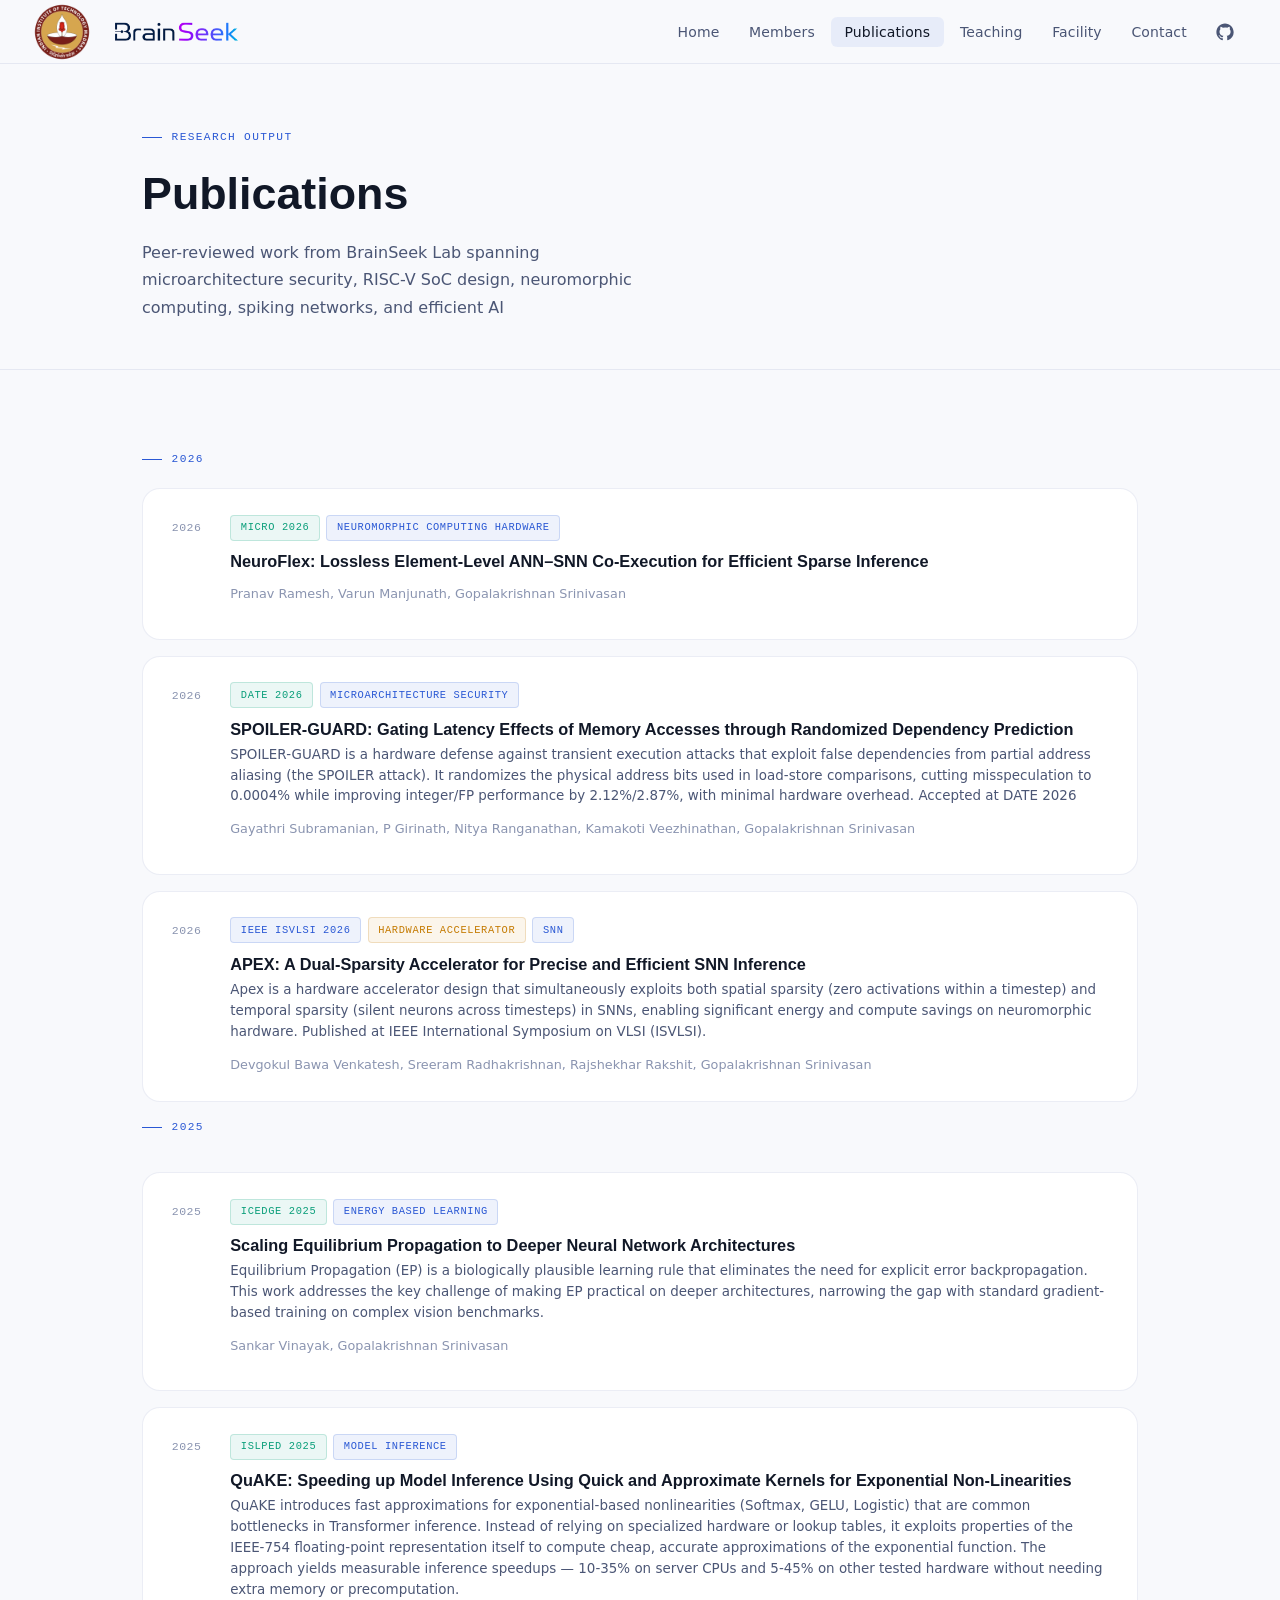
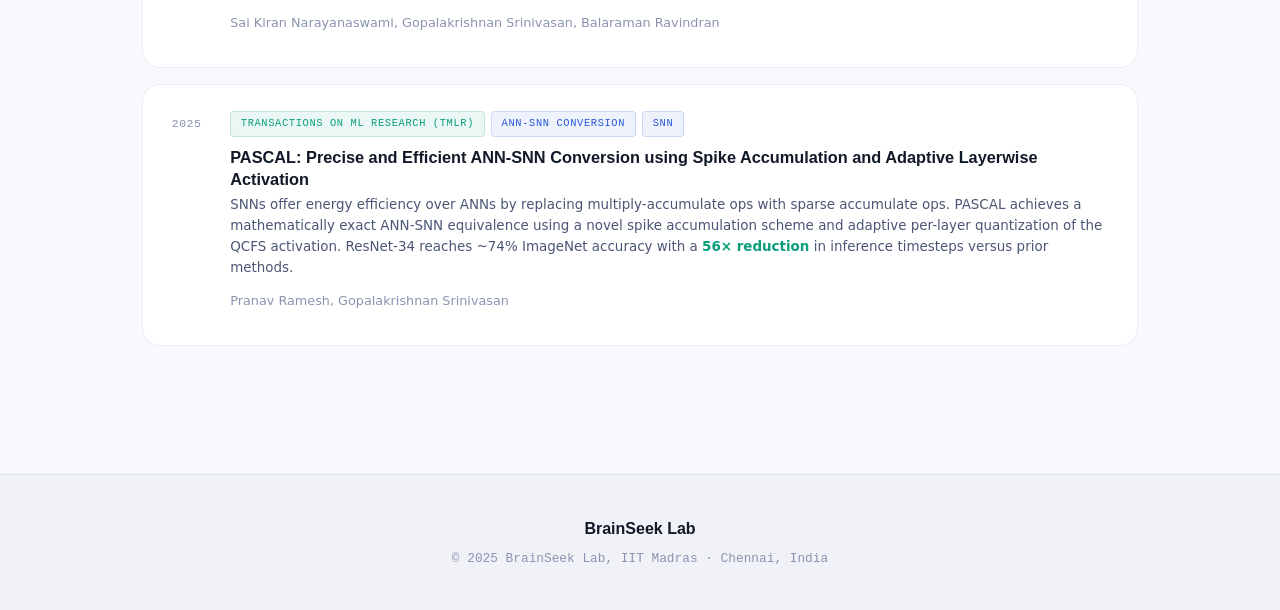
<file: publications.html>
<!DOCTYPE html>
<html lang="en">
<head>
  <link rel="stylesheet" href="style.css">
  <meta charset="UTF-8">
  <meta name="viewport" content="width=device-width, initial-scale=1.0">
  <title>Publications | BrainSeek Lab</title>
</head>
<body>

<nav>
  <a class="nav-brand" href="index.html">
    <img src="images/iit-madras-bg.png" alt="IIT Madras" class="nav-logo">
    <img src="images/logo3-bg.png" alt="BrainSeek Lab" class="nav-logo">
    <!-- <span ></span>BrainSeek Lab -->
  </a>
  <button class="nav-toggle" aria-label="Toggle menu" aria-expanded="false">
    <span></span><span></span><span></span>
  </button>
  <ul class="nav-links">
    <li><a href="index.html">Home</a></li>
    <li><a href="members.html">Members</a></li>
    <li><a href="publications.html" class="active">Publications</a></li>
    <li><a href="teaching.html">Teaching</a></li>
    <li><a href="facility.html">Facility</a></li>
    <li><a href="contact.html">Contact</a></li>
    <li>
      <a href="https://github.com/BrainSeek-Lab" target="_blank" rel="noopener" title="GitHub" style="display:flex;align-items:center;">
        <svg width="18" height="18" viewBox="0 0 24 24" fill="currentColor" aria-hidden="true">
          <path d="M12 .5C5.65.5.5 5.65.5 12c0 5.08 3.29 9.39 7.86 10.91.58.1.79-.25.79-.56 0-.28-.01-1.02-.02-2-3.2.7-3.88-1.54-3.88-1.54-.52-1.34-1.28-1.7-1.28-1.7-1.05-.72.08-.71.08-.71 1.16.08 1.78 1.19 1.78 1.19 1.03 1.78 2.71 1.26 3.37.97.1-.75.4-1.26.73-1.55-2.55-.29-5.23-1.28-5.23-5.7 0-1.26.45-2.28 1.19-3.09-.12-.29-.52-1.46.11-3.05 0 0 .97-.31 3.18 1.18a11.1 11.1 0 0 1 2.9-.39c.98 0 1.97.13 2.9.39 2.2-1.49 3.17-1.18 3.17-1.18.63 1.59.23 2.76.11 3.05.74.81 1.19 1.83 1.19 3.09 0 4.43-2.69 5.41-5.25 5.69.41.36.78 1.06.78 2.14 0 1.54-.01 2.79-.01 3.17 0 .31.21.67.8.56A10.52 10.52 0 0 0 23.5 12C23.5 5.65 18.35.5 12 .5Z"/>
        </svg>
      </a>
    </li>
  </ul>
</nav>

<div class="page">

  <div class="hero-sm">
    <div class="section-label section-label-sm">Research Output</div>
    <h1>Publications</h1>
    <p>Peer-reviewed work from BrainSeek Lab spanning microarchitecture security, RISC-V SoC design, neuromorphic computing, spiking networks, and efficient AI</p>
  </div>

  <hr class="sep">

  <div class="section">

    <!-- 2026 -->
    <div class="section-label section-label-lg">2026</div>
    <div class="pub-list pub-list-mb">
      <a class="pub-card" href="#" target='_blank'>
        <div class="pub-year">2026</div>
        <div class="pub-body">
          <div class="pub-badges">
            <span class="badge badge-teal">MICRO 2026</span>
            <span class="badge badge-blue">Neuromorphic Computing Hardware</span>
          </div>
          <div class="pub-title">NeuroFlex: Lossless Element-Level ANN–SNN Co-Execution for
  Efficient Sparse Inference</div>
          <div class="pub-desc">
            
          </div>
          <div class="pub-authors">
            <span class="pub-authors">Pranav Ramesh, Varun Manjunath, Gopalakrishnan Srinivasan</span>
          </div>
        </div>
      </a>
      <a class="pub-card" href="https://ieeexplore.ieee.org/abstract/document/11539184" target='_blank'>
        <div class="pub-year">2026</div>
        <div class="pub-body">
          <div class="pub-badges">
            <span class="badge badge-teal">DATE 2026</span>
            <span class="badge badge-blue">MicroArchitecture Security</span>
          </div>
          <div class="pub-title">SPOILER-GUARD: Gating Latency Effects of Memory Accesses through Randomized Dependency Prediction</div>
          <div class="pub-desc">
            SPOILER-GUARD is a hardware defense against transient execution attacks that exploit false dependencies from partial address aliasing (the SPOILER attack). It randomizes the physical address bits used in load-store comparisons, cutting misspeculation to 0.0004% while improving integer/FP performance by 2.12%/2.87%, with minimal hardware overhead. Accepted at DATE 2026
          </div>
          <div class="pub-authors">
            <span class="pub-authors">Gayathri Subramanian, P Girinath, Nitya Ranganathan, Kamakoti Veezhinathan, Gopalakrishnan Srinivasan</span>
          </div>
        </div>
      </a>

      <a class="pub-card" href="https://arxiv.org/abs/2608.19046" target="'_blank">
        <div class="pub-year">2026</div>
        <div class="pub-body">
          <div class="pub-badges">
            <span class="badge badge-blue">IEEE ISVLSI 2026</span>
            <span class="badge badge-amber">Hardware Accelerator</span>
            <span class="badge badge-blue">SNN</span>
          </div>
          <div class="pub-title">APEX: A Dual-Sparsity Accelerator for Precise and Efficient SNN Inference</div>
          <div class="pub-desc">
            Apex is a hardware accelerator design that simultaneously exploits both spatial sparsity (zero activations within a timestep) and temporal sparsity (silent neurons across timesteps) in SNNs, enabling significant energy and compute savings on neuromorphic hardware. Published at IEEE International Symposium on VLSI (ISVLSI).
          </div>
          <div class="pub-affil">Devgokul Bawa Venkatesh, Sreeram Radhakrishnan, Rajshekhar Rakshit, Gopalakrishnan Srinivasan </div>
        </div>
    </a>

    <!-- 2025 -->
    <div class="section-label section-label-lg">2025</div>
    <div class="pub-list">

      <a class="pub-card" href="https://arxiv.org/abs/2509.26003" target='_blank'>
        <div class="pub-year">2025</div>
        <div class="pub-body">
          <div class="pub-badges">
            <span class="badge badge-teal">ICEdge 2025</span>
            <span class="badge badge-blue">Energy Based Learning</span>
          </div>
          <div class="pub-title">Scaling Equilibrium Propagation to Deeper Neural Network Architectures</div>
          <div class="pub-desc">
            Equilibrium Propagation (EP) is a biologically plausible learning rule that eliminates the need for explicit error backpropagation. This work addresses the key challenge of making EP practical on deeper architectures, narrowing the gap with standard gradient-based training on complex vision benchmarks.
          </div>
          <div class="pub-authors">
            <span class="pub-authors">Sankar Vinayak, Gopalakrishnan Srinivasan</span>
          </div>
        </div>
      </a>

      <a class="pub-card" href="https://ieeexplore.ieee.org/abstract/document/11261772" target='_blank'>
        <div class="pub-year">2025</div>
        <div class="pub-body">
          <div class="pub-badges">
            <span class="badge badge-teal">ISLPED 2025</span>
            <span class="badge badge-blue">Model Inference</span>
          </div>
          <div class="pub-title">QuAKE: Speeding up Model Inference Using Quick and Approximate Kernels for Exponential Non-Linearities</div>
          <div class="pub-desc">
            QuAKE introduces fast approximations for exponential-based nonlinearities (Softmax, GELU, Logistic) that are common bottlenecks in Transformer inference. 
            Instead of relying on specialized hardware or lookup tables, it exploits properties of the IEEE-754 floating-point representation itself to compute cheap, accurate approximations of the exponential function. The approach yields measurable inference speedups — 10-35% on server CPUs and 5-45% on other tested hardware without needing extra memory or precomputation.
          </div>
          <div class="pub-authors">
            <span class="pub-authors">Sai Kiran Narayanaswami, Gopalakrishnan Srinivasan, Balaraman Ravindran</span>
          </div>
        </div>
      </a>

      <a class="pub-card" href="https://arxiv.org/abs/2505.01730" target="_blank">
        <div class="pub-year">2025</div>
        <div class="pub-body">
          <div class="pub-badges">
            <span class="badge badge-teal">Transactions on ML Research (TMLR)</span>
            <span class="badge badge-blue">ANN-SNN Conversion</span>
            <span class="badge badge-blue">SNN</span>
          </div>
          <div class="pub-title">PASCAL: Precise and Efficient ANN-SNN Conversion using Spike Accumulation and Adaptive Layerwise Activation</div>
          <div class="pub-desc">
            SNNs offer energy efficiency over ANNs by replacing multiply-accumulate ops with sparse accumulate ops. PASCAL achieves a mathematically exact ANN-SNN equivalence using a novel spike accumulation scheme and adaptive per-layer quantization of the QCFS activation. ResNet-34 reaches ~74% ImageNet accuracy with a <strong class="hi-teal">56× reduction</strong> in inference timesteps versus prior methods.
          </div>
          <div class="pub-authors">
            <span class="pub-authors">Pranav Ramesh, Gopalakrishnan Srinivasan</span>
          </div>
        </div>
      </a>

      </div>

    </div>

  </div>

</div>

<footer>
  <div class="footer-brand">BrainSeek Lab</div>
  <div class="footer-copy">© 2025 BrainSeek Lab, IIT Madras · Chennai, India</div>
</footer>

<script src="Nav.js"></script>
</body>
</html>
</file>
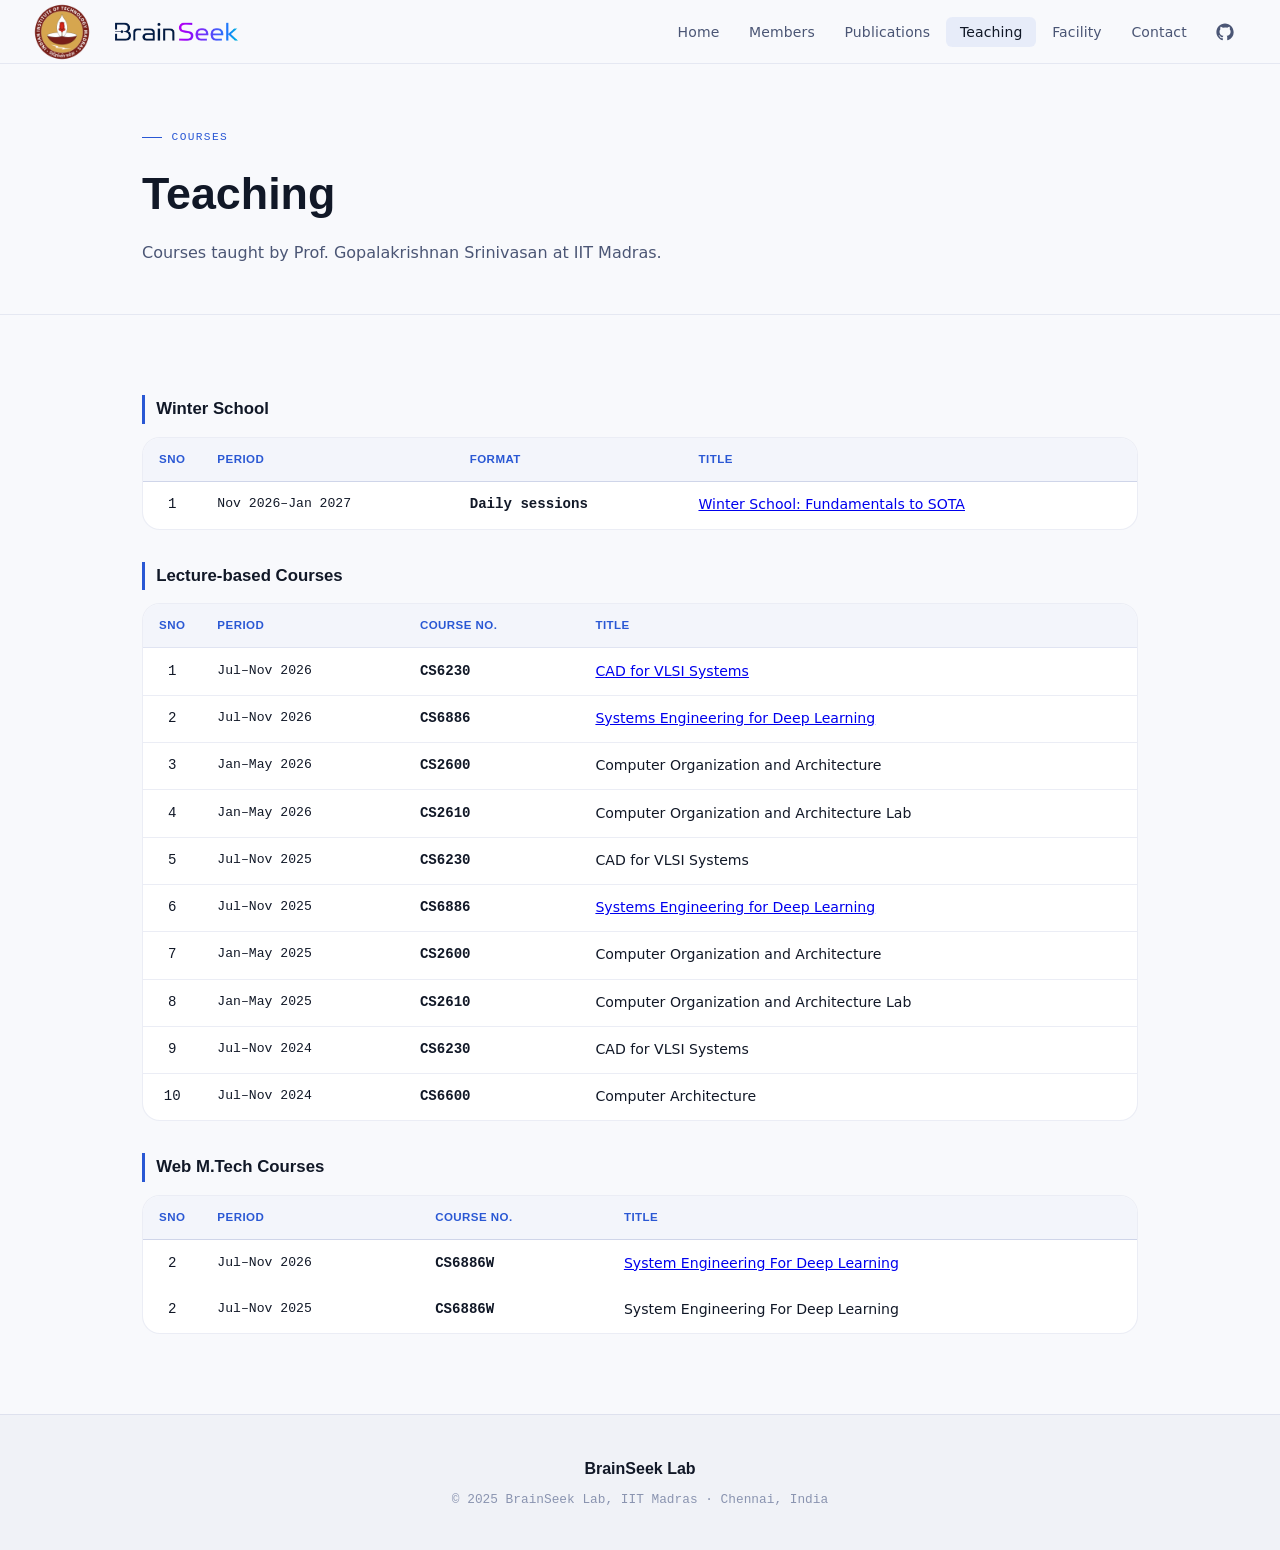
<file: teaching.html>
<!DOCTYPE html>
<html lang="en">
<head>
  <link rel="stylesheet" href="style.css">
  <meta charset="UTF-8">
  <meta name="viewport" content="width=device-width, initial-scale=1.0">
  <title>Teaching | BrainSeek Lab</title>
</head>
<body>

<nav>
  <a class="nav-brand" href="index.html">
    <img src="images/iit-madras-bg.png" alt="IIT Madras" class="nav-logo">
    <img src="images/logo3-bg.png" alt="BrainSeek Lab" class="nav-logo">
    <!-- <span ></span>BrainSeek Lab -->
  </a>
  <button class="nav-toggle" aria-label="Toggle menu" aria-expanded="false">
    <span></span><span></span><span></span>
  </button>
  <ul class="nav-links">
    <li><a href="index.html">Home</a></li>
    <li><a href="members.html">Members</a></li>
    <li><a href="publications.html">Publications</a></li>
    <li><a href="teaching.html" class="active">Teaching</a></li>
    <li><a href="facility.html">Facility</a></li>
    <li><a href="contact.html">Contact</a></li>
    <li>
      <a href="https://github.com/BrainSeek-Lab" target="_blank" rel="noopener" title="GitHub" style="display:flex;align-items:center;">
        <svg width="18" height="18" viewBox="0 0 24 24" fill="currentColor" aria-hidden="true">
          <path d="M12 .5C5.65.5.5 5.65.5 12c0 5.08 3.29 9.39 7.86 10.91.58.1.79-.25.79-.56 0-.28-.01-1.02-.02-2-3.2.7-3.88-1.54-3.88-1.54-.52-1.34-1.28-1.7-1.28-1.7-1.05-.72.08-.71.08-.71 1.16.08 1.78 1.19 1.78 1.19 1.03 1.78 2.71 1.26 3.37.97.1-.75.4-1.26.73-1.55-2.55-.29-5.23-1.28-5.23-5.7 0-1.26.45-2.28 1.19-3.09-.12-.29-.52-1.46.11-3.05 0 0 .97-.31 3.18 1.18a11.1 11.1 0 0 1 2.9-.39c.98 0 1.97.13 2.9.39 2.2-1.49 3.17-1.18 3.17-1.18.63 1.59.23 2.76.11 3.05.74.81 1.19 1.83 1.19 3.09 0 4.43-2.69 5.41-5.25 5.69.41.36.78 1.06.78 2.14 0 1.54-.01 2.79-.01 3.17 0 .31.21.67.8.56A10.52 10.52 0 0 0 23.5 12C23.5 5.65 18.35.5 12 .5Z"/>
        </svg>
      </a>
    </li>
  </ul>
</nav>

<div class="page">

  <div class="hero-sm">
    <div class="section-label section-label-sm">Courses</div>
    <h1>Teaching</h1>
    <p>Courses taught by Prof. Gopalakrishnan Srinivasan at IIT Madras.</p>
  </div>

  <hr class="sep">

  <div class="section">

    <div class="teach-block">
      <div class="teach-block-title">Winter School</div>
      <div class="teach-table-wrap">
        <table class="teach-table">
          <thead>
            <tr>
              <th>Sno</th>
              <th>Period</th>
              <th>Format</th>
              <th>Title</th>
            </tr>
          </thead>
          <tbody>
            <tr>
              <td class="teach-sno">1</td>
              <td class="teach-period">Nov 2026&ndash;Jan 2027</td>
              <td class="teach-code">Daily sessions</td>
              <td><a href="winter-school.html">Winter School: Fundamentals to SOTA</a></td>
            </tr>
          </tbody>
        </table>
      </div>
    </div>
    <div class="teach-block">
      <div class="teach-block-title">Lecture-based Courses</div>
      <div class="teach-table-wrap">
        <table class="teach-table">
          <thead>
            <tr>
              <th>Sno</th>
              <th>Period</th>
              <th>Course No.</th>
              <th>Title</th>
            </tr>
          </thead>
          <tbody>
            <tr>
              <td class="teach-sno">1</td>
              <td class="teach-period">Jul&ndash;Nov 2026</td>
              <td class="teach-code">CS6230</td>
              <td><a href="cs6230.html">CAD for VLSI Systems</a></td>
            </tr>
            <tr>
              <td class="teach-sno">2</td>
              <td class="teach-period">Jul&ndash;Nov 2026</td>
              <td class="teach-code">CS6886</td>
              <td><a href="cs6886.html">Systems Engineering for Deep Learning</a></td>
            </tr>
            <tr>
              <td class="teach-sno">3</td>
              <td class="teach-period">Jan&ndash;May 2026</td>
              <td class="teach-code">CS2600</td>
              <td>Computer Organization and Architecture</td>
            </tr>
            <tr>
              <td class="teach-sno">4</td>
              <td class="teach-period">Jan&ndash;May 2026</td>
              <td class="teach-code">CS2610</td>
              <td>Computer Organization and Architecture Lab</td>
            </tr>
            <tr>
              <td class="teach-sno">5</td>
              <td class="teach-period">Jul&ndash;Nov 2025</td>
              <td class="teach-code">CS6230</td>
              <td>CAD for VLSI Systems</td>
            </tr>
            <tr>
              <td class="teach-sno">6</td>
              <td class="teach-period">Jul&ndash;Nov 2025</td>
              <td class="teach-code">CS6886</td>
              <td><a href="https://sites.google.com/imail.iitm.ac.in/cs6886-summer-2025">Systems Engineering for Deep Learning</a></td>
            </tr>
            <tr>
              <td class="teach-sno">7</td>
              <td class="teach-period">Jan&ndash;May 2025</td>
              <td class="teach-code">CS2600</td>
              <td>Computer Organization and Architecture</td>
            </tr>
            <tr>
              <td class="teach-sno">8</td>
              <td class="teach-period">Jan&ndash;May 2025</td>
              <td class="teach-code">CS2610</td>
              <td>Computer Organization and Architecture Lab</td>
            </tr>
            <tr>
              <td class="teach-sno">9</td>
              <td class="teach-period">Jul&ndash;Nov 2024</td>
              <td class="teach-code">CS6230</td>
              <td>CAD for VLSI Systems</td>
            </tr>
            <tr>
              <td class="teach-sno">10</td>
              <td class="teach-period">Jul&ndash;Nov 2024</td>
              <td class="teach-code">CS6600</td>
              <td>Computer Architecture</td>
            </tr>
          </tbody>
        </table>
      </div>
    </div>

    <div class="teach-block">
      <div class="teach-block-title">Web M.Tech Courses</div>
      <div class="teach-table-wrap">
        <table class="teach-table">
          <thead>
            <tr>
              <th>Sno</th>
              <th>Period</th>
              <th>Course No.</th>
              <th>Title</th>
            </tr>
          </thead>
          <tbody>            
            <tr>
              <td class="teach-sno">2</td>
              <td class="teach-period">Jul&ndash;Nov 2026</td>
              <td class="teach-code">CS6886W</td>
              <td><a href="cs6886w.html">System Engineering For Deep Learning</a></td>
            </tr>
          </tbody>
          <tbody>            
            <tr>
              <td class="teach-sno">2</td>
              <td class="teach-period">Jul&ndash;Nov 2025</td>
              <td class="teach-code">CS6886W</td>
              <td>System Engineering For Deep Learning</td>
            </tr>
          </tbody>
        </table>
      </div>
    </div>

  </div>

</div>

<footer>
  <div class="footer-brand">BrainSeek Lab</div>
  <div class="footer-copy">© 2025 BrainSeek Lab, IIT Madras · Chennai, India</div>
</footer>

<script src="Nav.js"></script>
</body>
</html>
</file>
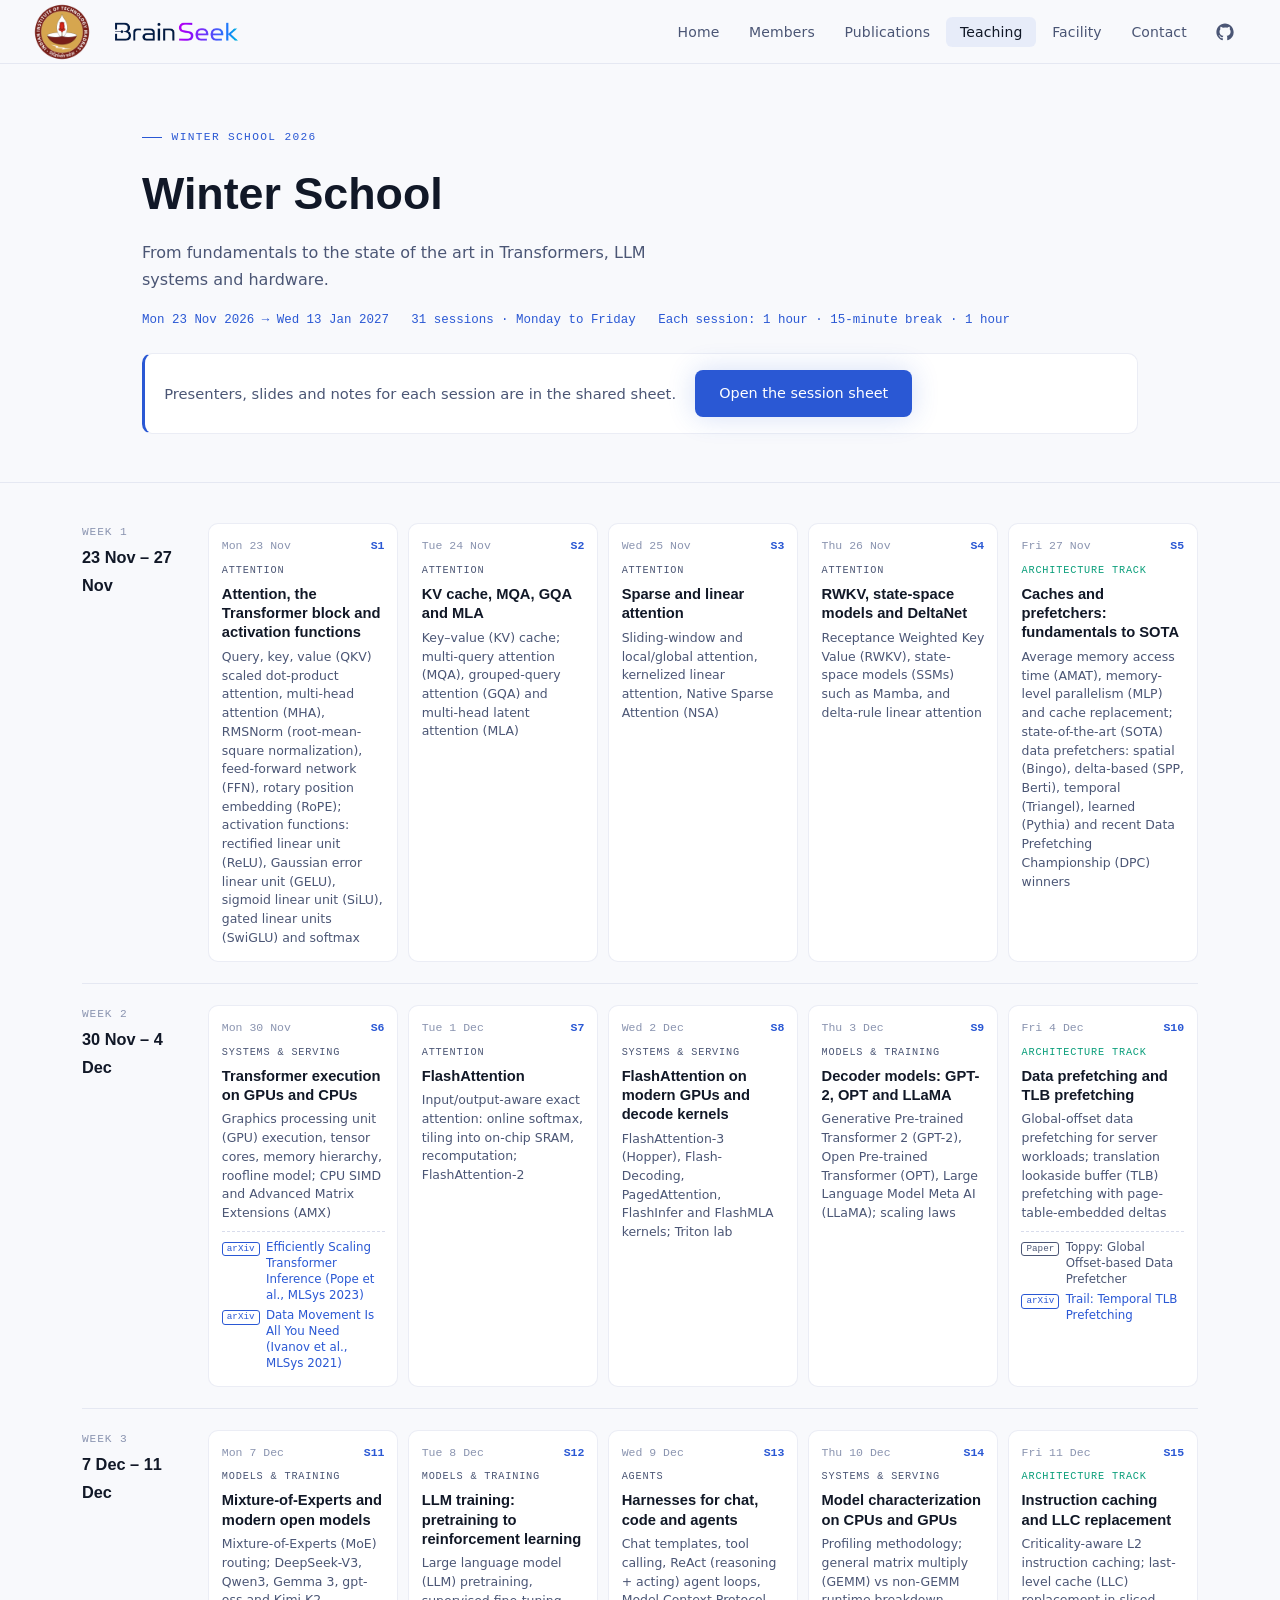
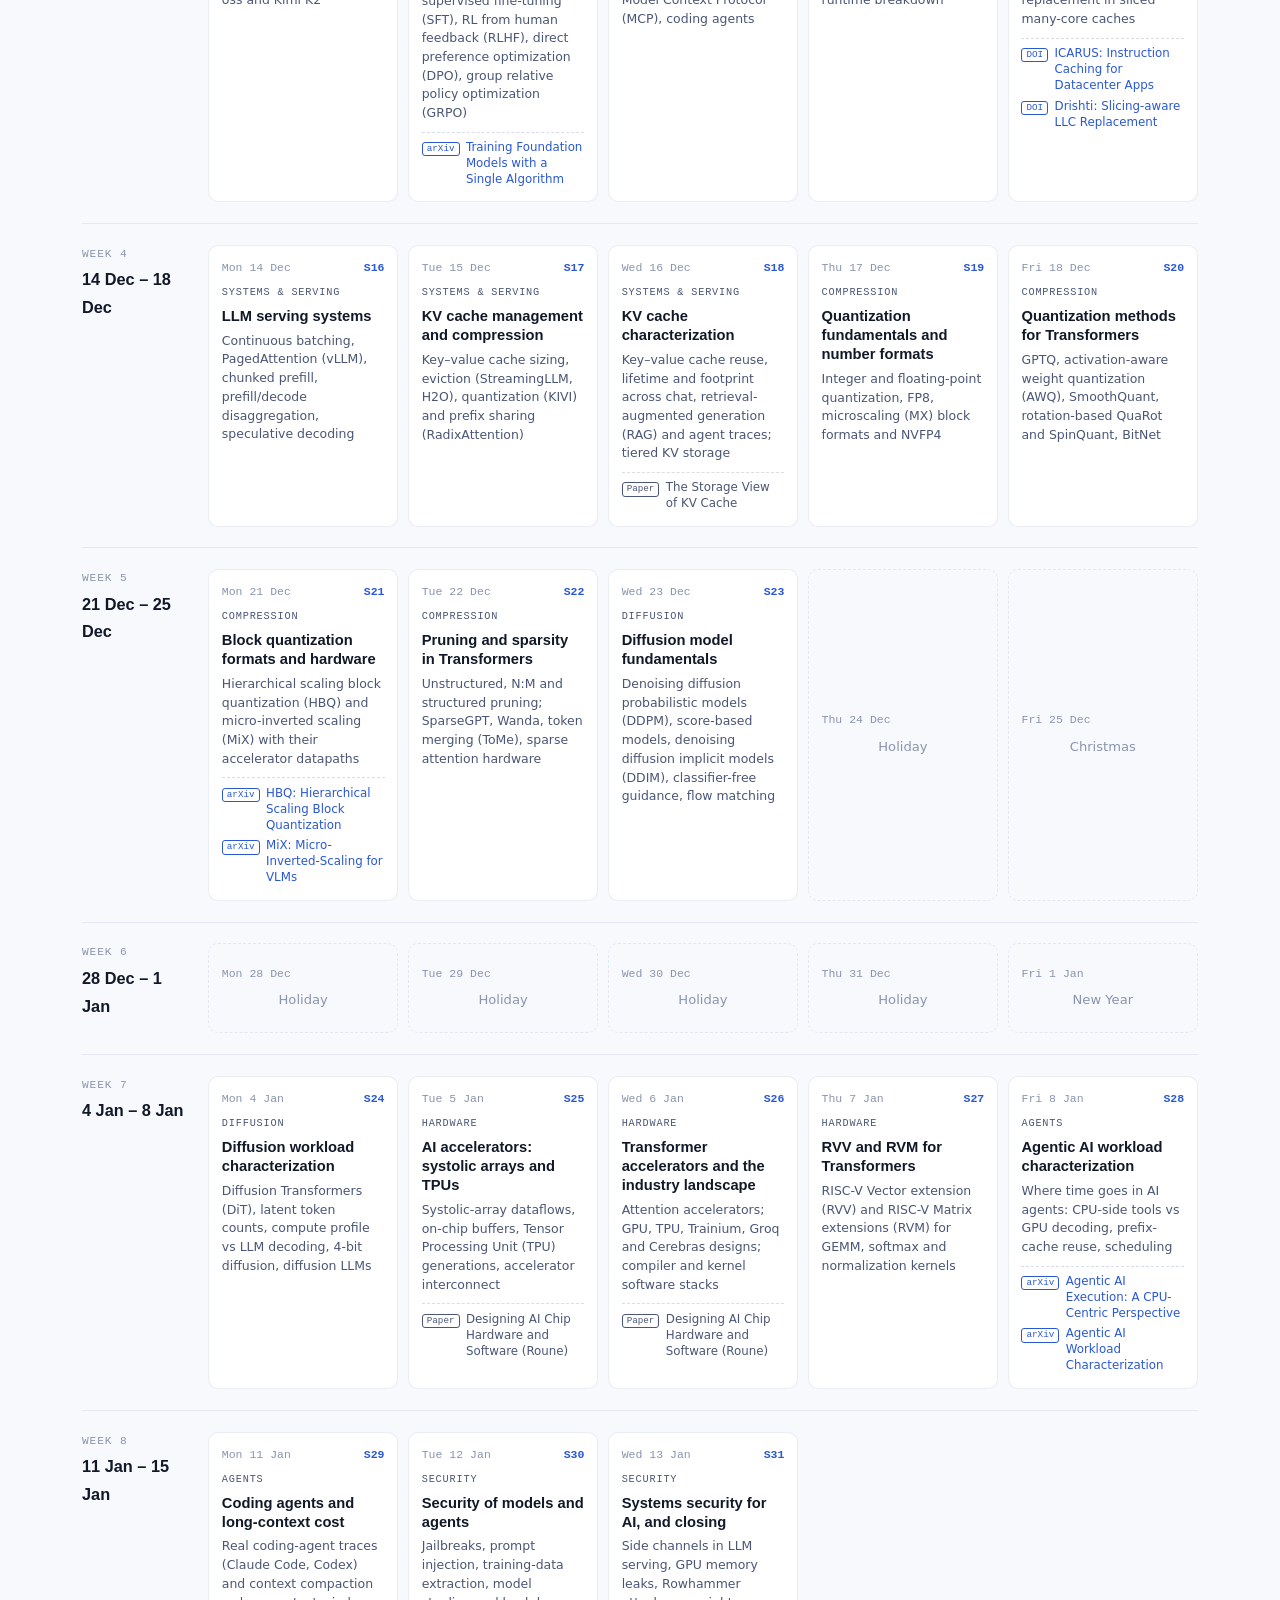
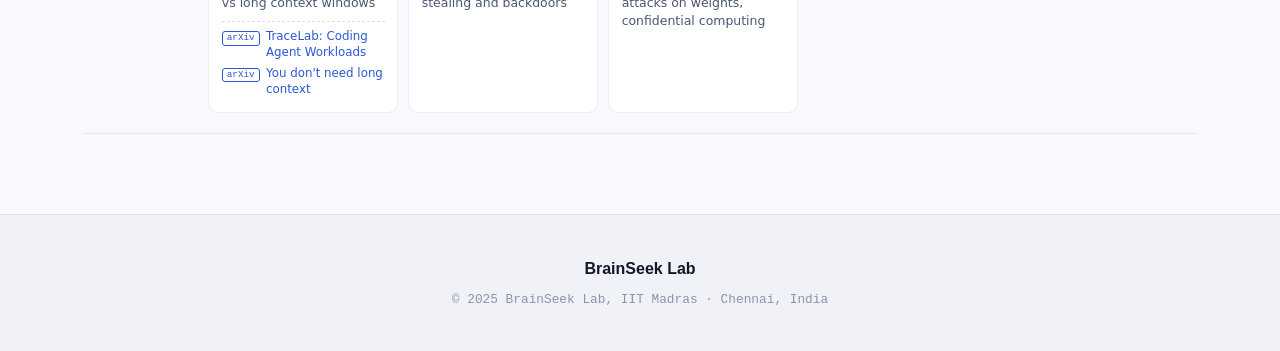
<file: winter-school.html>
<!DOCTYPE html>
<html lang="en">
<head>
  <link rel="stylesheet" href="style.css">
  <meta charset="UTF-8">
  <meta name="viewport" content="width=device-width, initial-scale=1.0">
  <title>Winter School | BrainSeek Lab</title>
</head>
<body>

<nav>
  <a class="nav-brand" href="index.html">
    <img src="images/iit-madras-bg.png" alt="IIT Madras" class="nav-logo">
    <img src="images/logo3-bg.png" alt="BrainSeek Lab" class="nav-logo">
    <!-- <span ></span>BrainSeek Lab -->
  </a>
  <button class="nav-toggle" aria-label="Toggle menu" aria-expanded="false">
    <span></span><span></span><span></span>
  </button>
  <ul class="nav-links">
    <li><a href="index.html">Home</a></li>
    <li><a href="members.html">Members</a></li>
    <li><a href="publications.html">Publications</a></li>
    <li><a href="teaching.html" class="active">Teaching</a></li>
    <li><a href="facility.html">Facility</a></li>
    <li><a href="contact.html">Contact</a></li>
    <li>
      <a href="https://github.com/BrainSeek-Lab" target="_blank" rel="noopener" title="GitHub" style="display:flex;align-items:center;">
        <svg width="18" height="18" viewBox="0 0 24 24" fill="currentColor" aria-hidden="true">
          <path d="M12 .5C5.65.5.5 5.65.5 12c0 5.08 3.29 9.39 7.86 10.91.58.1.79-.25.79-.56 0-.28-.01-1.02-.02-2-3.2.7-3.88-1.54-3.88-1.54-.52-1.34-1.28-1.7-1.28-1.7-1.05-.72.08-.71.08-.71 1.16.08 1.78 1.19 1.78 1.19 1.03 1.78 2.71 1.26 3.37.97.1-.75.4-1.26.73-1.55-2.55-.29-5.23-1.28-5.23-5.7 0-1.26.45-2.28 1.19-3.09-.12-.29-.52-1.46.11-3.05 0 0 .97-.31 3.18 1.18a11.1 11.1 0 0 1 2.9-.39c.98 0 1.97.13 2.9.39 2.2-1.49 3.17-1.18 3.17-1.18.63 1.59.23 2.76.11 3.05.74.81 1.19 1.83 1.19 3.09 0 4.43-2.69 5.41-5.25 5.69.41.36.78 1.06.78 2.14 0 1.54-.01 2.79-.01 3.17 0 .31.21.67.8.56A10.52 10.52 0 0 0 23.5 12C23.5 5.65 18.35.5 12 .5Z"/>
        </svg>
      </a>
    </li>
  </ul>
</nav>

<div class="page">

  <div class="hero-sm">
    <div class="section-label section-label-sm">Winter School 2026</div>
    <h1>Winter School</h1>
    <p>From fundamentals to the state of the art in Transformers, LLM systems and hardware.</p>
    <div class="ws-meta">
      <span>Mon 23 Nov 2026 → Wed 13 Jan 2027</span>
      <span>31 sessions · Monday to Friday</span>
      <span>Each session: 1 hour · 15-minute break · 1 hour</span>
    </div>
    <div class="ws-sheet">
      <span>Presenters, slides and notes for each session are in the shared sheet.</span>
      <a class="btn btn-primary" href="https://docs.google.com/spreadsheets/d/1sWpdZlSDotcHZweO075949fgjd5wEEL9ihF_Bq-bt24/edit?usp=sharing" target="_blank" rel="noopener">Open the session sheet</a>
    </div>
  </div>

  <hr class="sep">

  <div class="section ws-section">
    <div class="ws-week">
      <div class="ws-wk">Week 1<b>23 Nov – 27 Nov</b></div>
      <div class="ws-days">
        <div class="ws-tile"><div class="ws-top"><span>Mon 23 Nov</span><b>S1</b></div><div class="ws-blk"><div class="ws-track">Attention</div><h3>Attention, the Transformer block and activation functions</h3><p>Query, key, value (QKV) scaled dot-product attention, multi-head attention (MHA), RMSNorm (root-mean-square normalization), feed-forward network (FFN), rotary position embedding (RoPE); activation functions: rectified linear unit (ReLU), Gaussian error linear unit (GELU), sigmoid linear unit (SiLU), gated linear units (SwiGLU) and softmax</p></div></div>
        <div class="ws-tile"><div class="ws-top"><span>Tue 24 Nov</span><b>S2</b></div><div class="ws-blk"><div class="ws-track">Attention</div><h3>KV cache, MQA, GQA and MLA</h3><p>Key–value (KV) cache; multi-query attention (MQA), grouped-query attention (GQA) and multi-head latent attention (MLA)</p></div></div>
        <div class="ws-tile"><div class="ws-top"><span>Wed 25 Nov</span><b>S3</b></div><div class="ws-blk"><div class="ws-track">Attention</div><h3>Sparse and linear attention</h3><p>Sliding-window and local/global attention, kernelized linear attention, Native Sparse Attention (NSA)</p></div></div>
        <div class="ws-tile"><div class="ws-top"><span>Thu 26 Nov</span><b>S4</b></div><div class="ws-blk"><div class="ws-track">Attention</div><h3>RWKV, state-space models and DeltaNet</h3><p>Receptance Weighted Key Value (RWKV), state-space models (SSMs) such as Mamba, and delta-rule linear attention</p></div></div>
        <div class="ws-tile"><div class="ws-top"><span>Fri 27 Nov</span><b>S5</b></div><div class="ws-blk ws-arch"><div class="ws-track">Architecture track</div><h3>Caches and prefetchers: fundamentals to SOTA</h3><p>Average memory access time (AMAT), memory-level parallelism (MLP) and cache replacement; state-of-the-art (SOTA) data prefetchers: spatial (Bingo), delta-based (SPP, Berti), temporal (Triangel), learned (Pythia) and recent Data Prefetching Championship (DPC) winners</p></div></div>
      </div>
    </div>
    <div class="ws-week">
      <div class="ws-wk">Week 2<b>30 Nov – 4 Dec</b></div>
      <div class="ws-days">
        <div class="ws-tile"><div class="ws-top"><span>Mon 30 Nov</span><b>S6</b></div><div class="ws-blk"><div class="ws-track">Systems &amp; serving</div><h3>Transformer execution on GPUs and CPUs</h3><p>Graphics processing unit (GPU) execution, tensor cores, memory hierarchy, roofline model; CPU SIMD and Advanced Matrix Extensions (AMX)</p><div class="ws-papers"><a href="https://arxiv.org/abs/2211.05102" target="_blank" rel="noopener"><span class="ws-k">arXiv</span>Efficiently Scaling Transformer Inference (Pope et al., MLSys 2023)</a><a href="https://arxiv.org/abs/2007.00072" target="_blank" rel="noopener"><span class="ws-k">arXiv</span>Data Movement Is All You Need (Ivanov et al., MLSys 2021)</a></div></div></div>
        <div class="ws-tile"><div class="ws-top"><span>Tue 1 Dec</span><b>S7</b></div><div class="ws-blk"><div class="ws-track">Attention</div><h3>FlashAttention</h3><p>Input/output-aware exact attention: online softmax, tiling into on-chip SRAM, recomputation; FlashAttention-2</p></div></div>
        <div class="ws-tile"><div class="ws-top"><span>Wed 2 Dec</span><b>S8</b></div><div class="ws-blk"><div class="ws-track">Systems &amp; serving</div><h3>FlashAttention on modern GPUs and decode kernels</h3><p>FlashAttention-3 (Hopper), Flash-Decoding, PagedAttention, FlashInfer and FlashMLA kernels; Triton lab</p></div></div>
        <div class="ws-tile"><div class="ws-top"><span>Thu 3 Dec</span><b>S9</b></div><div class="ws-blk"><div class="ws-track">Models &amp; training</div><h3>Decoder models: GPT-2, OPT and LLaMA</h3><p>Generative Pre-trained Transformer 2 (GPT-2), Open Pre-trained Transformer (OPT), Large Language Model Meta AI (LLaMA); scaling laws</p></div></div>
        <div class="ws-tile"><div class="ws-top"><span>Fri 4 Dec</span><b>S10</b></div><div class="ws-blk ws-arch"><div class="ws-track">Architecture track</div><h3>Data prefetching and TLB prefetching</h3><p>Global-offset data prefetching for server workloads; translation lookaside buffer (TLB) prefetching with page-table-embedded deltas</p><div class="ws-papers"><span class="ws-paper-plain"><span class="ws-k">Paper</span>Toppy: Global Offset-based Data Prefetcher</span><a href="https://arxiv.org/abs/2610.08483" target="_blank" rel="noopener"><span class="ws-k">arXiv</span>Trail: Temporal TLB Prefetching</a></div></div></div>
      </div>
    </div>
    <div class="ws-week">
      <div class="ws-wk">Week 3<b>7 Dec – 11 Dec</b></div>
      <div class="ws-days">
        <div class="ws-tile"><div class="ws-top"><span>Mon 7 Dec</span><b>S11</b></div><div class="ws-blk"><div class="ws-track">Models &amp; training</div><h3>Mixture-of-Experts and modern open models</h3><p>Mixture-of-Experts (MoE) routing; DeepSeek-V3, Qwen3, Gemma 3, gpt-oss and Kimi K2</p></div></div>
        <div class="ws-tile"><div class="ws-top"><span>Tue 8 Dec</span><b>S12</b></div><div class="ws-blk"><div class="ws-track">Models &amp; training</div><h3>LLM training: pretraining to reinforcement learning</h3><p>Large language model (LLM) pretraining, supervised fine-tuning (SFT), RL from human feedback (RLHF), direct preference optimization (DPO), group relative policy optimization (GRPO)</p><div class="ws-papers"><a href="https://arxiv.org/abs/2610.40564" target="_blank" rel="noopener"><span class="ws-k">arXiv</span>Training Foundation Models with a Single Algorithm</a></div></div></div>
        <div class="ws-tile"><div class="ws-top"><span>Wed 9 Dec</span><b>S13</b></div><div class="ws-blk"><div class="ws-track">Agents</div><h3>Harnesses for chat, code and agents</h3><p>Chat templates, tool calling, ReAct (reasoning + acting) agent loops, Model Context Protocol (MCP), coding agents</p></div></div>
        <div class="ws-tile"><div class="ws-top"><span>Thu 10 Dec</span><b>S14</b></div><div class="ws-blk"><div class="ws-track">Systems &amp; serving</div><h3>Model characterization on CPUs and GPUs</h3><p>Profiling methodology; general matrix multiply (GEMM) vs non-GEMM runtime breakdown</p></div></div>
        <div class="ws-tile"><div class="ws-top"><span>Fri 11 Dec</span><b>S15</b></div><div class="ws-blk ws-arch"><div class="ws-track">Architecture track</div><h3>Instruction caching and LLC replacement</h3><p>Criticality-aware L2 instruction caching; last-level cache (LLC) replacement in sliced many-core caches</p><div class="ws-papers"><a href="https://doi.org/10.1145/3779212.3790175" target="_blank" rel="noopener"><span class="ws-k">DOI</span>ICARUS: Instruction Caching for Datacenter Apps</a><a href="https://doi.org/10.1145/3725843.3756028" target="_blank" rel="noopener"><span class="ws-k">DOI</span>Drishti: Slicing-aware LLC Replacement</a></div></div></div>
      </div>
    </div>
    <div class="ws-week">
      <div class="ws-wk">Week 4<b>14 Dec – 18 Dec</b></div>
      <div class="ws-days">
        <div class="ws-tile"><div class="ws-top"><span>Mon 14 Dec</span><b>S16</b></div><div class="ws-blk"><div class="ws-track">Systems &amp; serving</div><h3>LLM serving systems</h3><p>Continuous batching, PagedAttention (vLLM), chunked prefill, prefill/decode disaggregation, speculative decoding</p></div></div>
        <div class="ws-tile"><div class="ws-top"><span>Tue 15 Dec</span><b>S17</b></div><div class="ws-blk"><div class="ws-track">Systems &amp; serving</div><h3>KV cache management and compression</h3><p>Key–value cache sizing, eviction (StreamingLLM, H2O), quantization (KIVI) and prefix sharing (RadixAttention)</p></div></div>
        <div class="ws-tile"><div class="ws-top"><span>Wed 16 Dec</span><b>S18</b></div><div class="ws-blk"><div class="ws-track">Systems &amp; serving</div><h3>KV cache characterization</h3><p>Key–value cache reuse, lifetime and footprint across chat, retrieval-augmented generation (RAG) and agent traces; tiered KV storage</p><div class="ws-papers"><span class="ws-paper-plain"><span class="ws-k">Paper</span>The Storage View of KV Cache</span></div></div></div>
        <div class="ws-tile"><div class="ws-top"><span>Thu 17 Dec</span><b>S19</b></div><div class="ws-blk"><div class="ws-track">Compression</div><h3>Quantization fundamentals and number formats</h3><p>Integer and floating-point quantization, FP8, microscaling (MX) block formats and NVFP4</p></div></div>
        <div class="ws-tile"><div class="ws-top"><span>Fri 18 Dec</span><b>S20</b></div><div class="ws-blk"><div class="ws-track">Compression</div><h3>Quantization methods for Transformers</h3><p>GPTQ, activation-aware weight quantization (AWQ), SmoothQuant, rotation-based QuaRot and SpinQuant, BitNet</p></div></div>
      </div>
    </div>
    <div class="ws-week">
      <div class="ws-wk">Week 5<b>21 Dec – 25 Dec</b></div>
      <div class="ws-days">
        <div class="ws-tile"><div class="ws-top"><span>Mon 21 Dec</span><b>S21</b></div><div class="ws-blk"><div class="ws-track">Compression</div><h3>Block quantization formats and hardware</h3><p>Hierarchical scaling block quantization (HBQ) and micro-inverted scaling (MiX) with their accelerator datapaths</p><div class="ws-papers"><a href="https://arxiv.org/abs/2609.00450" target="_blank" rel="noopener"><span class="ws-k">arXiv</span>HBQ: Hierarchical Scaling Block Quantization</a><a href="https://arxiv.org/abs/2609.19683" target="_blank" rel="noopener"><span class="ws-k">arXiv</span>MiX: Micro-Inverted-Scaling for VLMs</a></div></div></div>
        <div class="ws-tile"><div class="ws-top"><span>Tue 22 Dec</span><b>S22</b></div><div class="ws-blk"><div class="ws-track">Compression</div><h3>Pruning and sparsity in Transformers</h3><p>Unstructured, N:M and structured pruning; SparseGPT, Wanda, token merging (ToMe), sparse attention hardware</p></div></div>
        <div class="ws-tile"><div class="ws-top"><span>Wed 23 Dec</span><b>S23</b></div><div class="ws-blk"><div class="ws-track">Diffusion</div><h3>Diffusion model fundamentals</h3><p>Denoising diffusion probabilistic models (DDPM), score-based models, denoising diffusion implicit models (DDIM), classifier-free guidance, flow matching</p></div></div>
        <div class="ws-tile ws-off"><div class="ws-top"><span>Thu 24 Dec</span></div><div class="ws-off-label">Holiday</div></div>
        <div class="ws-tile ws-off"><div class="ws-top"><span>Fri 25 Dec</span></div><div class="ws-off-label">Christmas</div></div>
      </div>
    </div>
    <div class="ws-week">
      <div class="ws-wk">Week 6<b>28 Dec – 1 Jan</b></div>
      <div class="ws-days">
        <div class="ws-tile ws-off"><div class="ws-top"><span>Mon 28 Dec</span></div><div class="ws-off-label">Holiday</div></div>
        <div class="ws-tile ws-off"><div class="ws-top"><span>Tue 29 Dec</span></div><div class="ws-off-label">Holiday</div></div>
        <div class="ws-tile ws-off"><div class="ws-top"><span>Wed 30 Dec</span></div><div class="ws-off-label">Holiday</div></div>
        <div class="ws-tile ws-off"><div class="ws-top"><span>Thu 31 Dec</span></div><div class="ws-off-label">Holiday</div></div>
        <div class="ws-tile ws-off"><div class="ws-top"><span>Fri 1 Jan</span></div><div class="ws-off-label">New Year</div></div>
      </div>
    </div>
    <div class="ws-week">
      <div class="ws-wk">Week 7<b>4 Jan – 8 Jan</b></div>
      <div class="ws-days">
        <div class="ws-tile"><div class="ws-top"><span>Mon 4 Jan</span><b>S24</b></div><div class="ws-blk"><div class="ws-track">Diffusion</div><h3>Diffusion workload characterization</h3><p>Diffusion Transformers (DiT), latent token counts, compute profile vs LLM decoding, 4-bit diffusion, diffusion LLMs</p></div></div>
        <div class="ws-tile"><div class="ws-top"><span>Tue 5 Jan</span><b>S25</b></div><div class="ws-blk"><div class="ws-track">Hardware</div><h3>AI accelerators: systolic arrays and TPUs</h3><p>Systolic-array dataflows, on-chip buffers, Tensor Processing Unit (TPU) generations, accelerator interconnect</p><div class="ws-papers"><span class="ws-paper-plain"><span class="ws-k">Paper</span>Designing AI Chip Hardware and Software (Roune)</span></div></div></div>
        <div class="ws-tile"><div class="ws-top"><span>Wed 6 Jan</span><b>S26</b></div><div class="ws-blk"><div class="ws-track">Hardware</div><h3>Transformer accelerators and the industry landscape</h3><p>Attention accelerators; GPU, TPU, Trainium, Groq and Cerebras designs; compiler and kernel software stacks</p><div class="ws-papers"><span class="ws-paper-plain"><span class="ws-k">Paper</span>Designing AI Chip Hardware and Software (Roune)</span></div></div></div>
        <div class="ws-tile"><div class="ws-top"><span>Thu 7 Jan</span><b>S27</b></div><div class="ws-blk"><div class="ws-track">Hardware</div><h3>RVV and RVM for Transformers</h3><p>RISC-V Vector extension (RVV) and RISC-V Matrix extensions (RVM) for GEMM, softmax and normalization kernels</p></div></div>
        <div class="ws-tile"><div class="ws-top"><span>Fri 8 Jan</span><b>S28</b></div><div class="ws-blk"><div class="ws-track">Agents</div><h3>Agentic AI workload characterization</h3><p>Where time goes in AI agents: CPU-side tools vs GPU decoding, prefix-cache reuse, scheduling</p><div class="ws-papers"><a href="https://arxiv.org/abs/2511.00739" target="_blank" rel="noopener"><span class="ws-k">arXiv</span>Agentic AI Execution: A CPU-Centric Perspective</a><a href="https://arxiv.org/abs/2605.26297" target="_blank" rel="noopener"><span class="ws-k">arXiv</span>Agentic AI Workload Characterization</a></div></div></div>
      </div>
    </div>
    <div class="ws-week">
      <div class="ws-wk">Week 8<b>11 Jan – 15 Jan</b></div>
      <div class="ws-days">
        <div class="ws-tile"><div class="ws-top"><span>Mon 11 Jan</span><b>S29</b></div><div class="ws-blk"><div class="ws-track">Agents</div><h3>Coding agents and long-context cost</h3><p>Real coding-agent traces (Claude Code, Codex) and context compaction vs long context windows</p><div class="ws-papers"><a href="https://arxiv.org/abs/2606.30560" target="_blank" rel="noopener"><span class="ws-k">arXiv</span>TraceLab: Coding Agent Workloads</a><a href="https://arxiv.org/abs/2611.05306" target="_blank" rel="noopener"><span class="ws-k">arXiv</span>You don&#x27;t need long context</a></div></div></div>
        <div class="ws-tile"><div class="ws-top"><span>Tue 12 Jan</span><b>S30</b></div><div class="ws-blk"><div class="ws-track">Security</div><h3>Security of models and agents</h3><p>Jailbreaks, prompt injection, training-data extraction, model stealing and backdoors</p></div></div>
        <div class="ws-tile"><div class="ws-top"><span>Wed 13 Jan</span><b>S31</b></div><div class="ws-blk"><div class="ws-track">Security</div><h3>Systems security for AI, and closing</h3><p>Side channels in LLM serving, GPU memory leaks, Rowhammer attacks on weights, confidential computing</p></div></div>
        <div class="ws-tile ws-empty" aria-hidden="true"></div>
        <div class="ws-tile ws-empty" aria-hidden="true"></div>
      </div>
    </div>
  </div>

</div>

<footer>
  <div class="footer-brand">BrainSeek Lab</div>
  <div class="footer-copy">© 2025 BrainSeek Lab, IIT Madras · Chennai, India</div>
</footer>

<script src="Nav.js"></script>
</body>
</html>
</file>
<file: style.css>
/* System font stacks — no external dependency, no compression artifacts */

/* ─── RESET & TOKENS ─────────────────────────────────────────────── */
*, *::before, *::after { box-sizing: border-box; margin: 0; padding: 0; }

:root {
  --bg:        #f8f9fc;
  --bg-2:      #f0f2f7;
  --bg-3:      #e8ecf5;
  --surface:   #ffffff;
  --surface-2: #f3f5fb;
  --border:    rgba(60,80,160,.1);
  --border-2:  rgba(60,80,160,.2);

  --blue:      #2a58d4;
  --blue-dim:  #3a5acc;
  --teal:      #0a9e7a;
  --amber:     #c47a00;
  --red-dim:   #d94f4f;

  --text:      #111827;
  --text-muted:#4b5675;
  --text-faint:#8a94b0;

  --radius:    10px;
  --radius-lg: 18px;
  --font-head: 'Trebuchet MS', 'Gill Sans MT', Calibri, 'Segoe UI', sans-serif;
  --font-body: 'Segoe UI', system-ui, -apple-system, BlinkMacSystemFont, 'Helvetica Neue', Arial, sans-serif;
  --font-mono: 'Cascadia Code', Consolas, 'SF Mono', 'Fira Code', 'Courier New', monospace;
  --max-w:     1060px;
  --nav-h:     64px;
}

html { scroll-behavior: smooth; }

body {
  font-family: var(--font-body);
  background: var(--bg);
  color: var(--text);
  line-height: 1.7;
  font-size: 17px;
  -webkit-font-smoothing: antialiased;
  overflow-x: hidden;
}

/* ─── NAV ─────────────────────────────────────────────────────────── */
nav {
  position: fixed; top: 0; left: 0; right: 0;
  height: var(--nav-h);
  background: rgba(248,249,252,.92);
  backdrop-filter: blur(20px) saturate(1.4);
  border-bottom: 1px solid var(--border);
  display: flex; align-items: center;
  padding: 0 2rem;
  z-index: 100;
  gap: 0;
}

.nav-brand {
  font-family: var(--font-head);
  font-size: 1.15rem;
  font-weight: 800;
  letter-spacing: 0em;
  color: var(--text);
  text-decoration: none;
  display: flex; align-items: center; gap: .55rem;
  flex-shrink: 0;
}

.nav-brand .dot {
  width: 8px; height: 8px;
  border-radius: 50%;
  background: var(--teal);
  box-shadow: 0 0 10px rgba(10,158,122,.5);
  animation: pulse-dot 2.5s ease-in-out infinite;
}

.nav-logo {
  height: 60px;
  width: auto;
  flex-shrink: 0;
  object-fit: contain;
}

@keyframes pulse-dot {
  0%,100% { opacity: 1; box-shadow: 0 0 10px rgba(10,158,122,.5); }
  50%      { opacity: .5; box-shadow: 0 0 4px rgba(10,158,122,.3); }
}

.nav-links {
  display: flex; align-items: center; gap: .15rem;
  margin-left: auto;
  list-style: none;
}

.nav-links a {
  color: var(--text-muted);
  text-decoration: none;
  font-size: .875rem;
  font-weight: 500;
  padding: .45rem .85rem;
  border-radius: 6px;
  transition: color .2s, background .2s;
  letter-spacing: .01em;
}

.nav-links a:hover, .nav-links a.active {
  color: var(--text);
  background: rgba(42,88,212,.08);
}

/* ─── NAV TOGGLE (mobile hamburger) ──────────────────────────────── */
.nav-toggle {
  display: none;
  flex-direction: column;
  justify-content: center;
  align-items: center;
  gap: 5px;
  width: 36px; height: 36px;
  background: transparent;
  border: none;
  cursor: pointer;
  margin-left: auto;
  padding: 0;
  flex-shrink: 0;
  z-index: 101;
}

.nav-toggle span {
  display: block;
  width: 21px;
  height: 2px;
  background: var(--text);
  border-radius: 2px;
  transition: transform .25s ease, opacity .25s ease;
}

nav.nav-open .nav-toggle span:nth-child(1) { transform: translateY(7px) rotate(45deg); }
nav.nav-open .nav-toggle span:nth-child(2) { opacity: 0; }
nav.nav-open .nav-toggle span:nth-child(3) { transform: translateY(-7px) rotate(-45deg); }

/* ─── PAGE WRAPPER ────────────────────────────────────────────────── */
.page {
  position: relative; z-index: 1;
  padding-top: var(--nav-h);
  min-height: 100vh;
}

/* ─── BUTTONS (base — light backgrounds) ──────────────────────────── */
.btn {
  display: inline-flex; align-items: center; gap: .5rem;
  padding: .7rem 1.5rem;
  border-radius: 8px;
  font-family: var(--font-body);
  font-size: .9rem;
  font-weight: 500;
  text-decoration: none;
  transition: all .2s;
  cursor: pointer;
  border: none;
}

.btn-primary {
  background: var(--blue);
  color: #fff;
  box-shadow: 0 0 28px rgba(42,88,212,.2);
}
.btn-primary:hover {
  background: #7aa2ff;
  box-shadow: 0 0 36px rgba(42,88,212,.35);
  transform: translateY(-1px);
}

.btn-ghost {
  background: transparent;
  color: var(--text-muted);
  border: 1px solid var(--border-2);
}
.btn-ghost:hover {
  color: var(--text);
  border-color: rgba(99,140,255,.4);
  background: rgba(42,88,212,.06);
  transform: translateY(-1px);
}

/* ─── HERO ────────────────────────────────────────────────────────── */
.hero {
  position: relative;
  padding: 7rem 2rem 6rem;
  text-align: center;
  overflow: hidden;
  background: linear-gradient(135deg, #0a1628 0%, #112240 40%, #0d2137 70%, #091a30 100%);
}

.hero-bg {
  position: absolute; inset: 0;
  background:
    radial-gradient(ellipse 60% 50% at 30% 30%, rgba(42,88,212,.18) 0%, transparent 70%),
    radial-gradient(ellipse 50% 40% at 75% 70%, rgba(10,158,122,.12) 0%, transparent 60%),
    radial-gradient(ellipse 30% 25% at 50% 50%, rgba(255,255,255,.03) 0%, transparent 50%);
  pointer-events: none;
}

.hero-grid {
  position: absolute; inset: 0;
  background-image:
    linear-gradient(rgba(255,255,255,.04) 1px, transparent 1px),
    linear-gradient(90deg, rgba(255,255,255,.04) 1px, transparent 1px);
  background-size: 48px 48px;
  mask-image: radial-gradient(ellipse 80% 60% at 50% 50%, black, transparent);
  pointer-events: none;
}

.hero-tag {
  display: inline-flex; align-items: center; gap: .5rem;
  font-family: var(--font-mono);
  font-size: .72rem;
  color: #5be8c0;
  background: rgba(10,158,122,.12);
  border: 1px solid rgba(10,158,122,.25);
  border-radius: 99px;
  padding: .3rem .85rem;
  margin-bottom: 1.6rem;
  letter-spacing: .06em;
  text-transform: uppercase;
}

.hero h1 {
  font-family: var(--font-head);
  font-size: clamp(2.6rem, 6vw, 4.5rem);
  font-weight: 800;
  line-height: 1.08;
  letter-spacing: 0em;
  max-width: 820px;
  margin: 0 auto 1.2rem;
  color: #f0f4ff;
}

.hero h1 em {
  font-style: normal;
  background: linear-gradient(135deg, #6fa3ff 0%, #5be8c0 100%);
  -webkit-background-clip: text;
  -webkit-text-fill-color: transparent;
  background-clip: text;
}

.hero-sub {
  font-size: 1.1rem;
  color: rgba(200,215,245,.7);
  max-width: 600px;
  margin: 0 auto 2.5rem;
  font-weight: 300;
  line-height: 1.75;
}

.hero-actions {
  display: flex; gap: 1rem; justify-content: center; flex-wrap: wrap;
}

/* Hero button overrides (dark background) */
.hero .btn-primary {
  background: var(--blue);
  color: #fff;
  box-shadow: 0 0 28px rgba(42,88,212,.35);
}
.hero .btn-primary:hover {
  background: #4a7aff;
  box-shadow: 0 0 42px rgba(42,88,212,.5);
  transform: translateY(-1px);
}

.hero .btn-ghost {
  background: rgba(255,255,255,.06);
  color: rgba(200,215,245,.85);
  border: 1px solid rgba(200,215,245,.2);
}
.hero .btn-ghost:hover {
  color: #fff;
  border-color: rgba(200,215,245,.4);
  background: rgba(255,255,255,.1);
  transform: translateY(-1px);
}

/* ─── SECTION STRUCTURE ───────────────────────────────────────────── */
.section {
  padding: 5rem 2rem;
  max-width: var(--max-w);
  margin: 0 auto;
}

.section-label {
  font-family: var(--font-mono);
  font-size: .7rem;
  text-transform: uppercase;
  letter-spacing: .12em;
  color: var(--blue);
  margin-bottom: .75rem;
  display: flex; align-items: center; gap: .6rem;
}
.section-label::before {
  content: '';
  width: 20px; height: 1px;
  background: var(--blue);
}

.section-title {
  font-family: var(--font-head);
  font-size: clamp(1.6rem, 3vw, 2.2rem);
  font-weight: 700;
  letter-spacing: -.005em;
  color: var(--text);
  margin-bottom: .6rem;
  line-height: 1.2;
}

.section-sub {
  font-size: .95rem;
  color: var(--text-muted);
  max-width: 520px;
  line-height: 1.7;
  margin-bottom: 2.5rem;
  font-weight: 300;
}

/* divider */
hr.divider {
  border: none;
  border-top: 1px solid var(--border);
  margin: 0;
}

/* ─── RESEARCH AREAS ──────────────────────────────────────────────── */
.research-grid {
  display: grid;
  grid-template-columns: repeat(auto-fill, minmax(240px, 1fr));
  gap: 1rem;
}

.research-card {
  background: var(--surface);
  border: 1px solid var(--border);
  border-radius: var(--radius-lg);
  padding: 1.6rem;
  transition: border-color .25s, transform .25s, box-shadow .25s;
  position: relative;
  overflow: hidden;
}

.research-card::before {
  content: '';
  position: absolute; inset: 0;
  background: radial-gradient(ellipse 80% 60% at 50% 0%, rgba(42,88,212,.05), transparent);
  opacity: 0;
  transition: opacity .3s;
}

.research-card:hover {
  border-color: var(--border-2);
  transform: translateY(-3px);
  box-shadow: 0 12px 40px rgba(0,0,0,.1);
}
.research-card:hover::before { opacity: 1; }

.rc-icon {
  font-size: 1.8rem;
  margin-bottom: 1rem;
  display: block;
}

.rc-title {
  font-family: var(--font-head);
  font-size: 1rem;
  font-weight: 700;
  color: var(--text);
  margin-bottom: .4rem;
}

.rc-desc {
  font-size: .84rem;
  color: var(--text-muted);
  line-height: 1.6;
}

/* ─── PUBLICATIONS ────────────────────────────────────────────────── */
.pub-list {
  display: flex; flex-direction: column; gap: 1rem;
}

.pub-card {
  background: var(--surface);
  border: 1px solid var(--border);
  border-radius: var(--radius-lg);
  padding: 1.6rem 1.8rem;
  display: flex; align-items: flex-start; gap: 1.4rem;
  transition: border-color .2s, box-shadow .2s;
  text-decoration: none;
  color: inherit;
}

.pub-card:hover {
  border-color: var(--border-2);
  box-shadow: 0 8px 32px rgba(0,0,0,.35);
}

.pub-year {
  font-family: var(--font-mono);
  font-size: .72rem;
  color: var(--text-faint);
  min-width: 36px;
  padding-top: .2rem;
  letter-spacing: .04em;
}

.pub-body { flex: 1; }

.pub-badges {
  display: flex; flex-wrap: wrap; gap: .4rem;
  margin-bottom: .6rem;
}

.badge {
  font-family: var(--font-mono);
  font-size: .65rem;
  letter-spacing: .06em;
  text-transform: uppercase;
  padding: .2rem .6rem;
  border-radius: 4px;
  font-weight: 500;
}

.badge-blue   { background: rgba(42,88,212,.08); color: var(--blue); border: 1px solid rgba(42,88,212,.18); }
.badge-teal   { background: rgba(10,158,122,.08); color: var(--teal); border: 1px solid rgba(10,158,122,.2); }
.badge-amber  { background: rgba(196,122,0,.08); color: var(--amber); border: 1px solid rgba(196,122,0,.2); }
.badge-green  { background: rgba(26,157,92,.08); color: #1a9d5c; border: 1px solid rgba(26,157,92,.2); }

.badge-purple {
  background: rgba(139,63,217,.08);
  color: #8b3fd9;
  border: 1px solid rgba(139,63,217,.2);
}

.badge-red {
  background: rgba(217,79,79,.08);
  color: var(--red-dim);
  border: 1px solid rgba(217,79,79,.2);
}

.badge-cyan {
  background: rgba(8,145,178,.08);
  color: #0891b2;
  border: 1px solid rgba(8,145,178,.2);
}

.pub-title {
  font-family: var(--font-head);
  font-size: 1.02rem;
  font-weight: 700;
  color: var(--text);
  margin-bottom: .3rem;
  line-height: 1.35;
}

.pub-desc {
  font-size: .84rem;
  color: var(--text-muted);
  line-height: 1.55;
  margin-bottom: .7rem;
}

.pub-link {
  font-family: var(--font-mono);
  font-size: .72rem;
  color: var(--blue);
  text-decoration: none;
  letter-spacing: .04em;
  display: inline-flex; align-items: center; gap: .3rem;
}
.pub-link:hover { text-decoration: underline; }
.pub-link::after { content: '↗'; }

/* ─── MEMBERS ─────────────────────────────────────────────────────── */
.members-grid {
  display: grid;
  grid-template-columns: repeat(auto-fill, minmax(260px, 1fr));
  gap: 1rem;
}

.member-card {
  background: var(--surface);
  border: 1px solid var(--border);
  border-radius: var(--radius-lg);
  padding: 1.8rem;
  transition: border-color .2s, box-shadow .2s, transform .2s;
  position: relative;
}

.member-card:hover {
  border-color: var(--border-2);
  box-shadow: 0 8px 32px rgba(0,0,0,.1);
  transform: translateY(-2px);
}

.member-card.pi {
  background: linear-gradient(135deg, var(--surface) 60%, rgba(42,88,212,.05));
  border-color: rgba(42,88,212,.2);
}

.member-avatar {
  width: 56px; height: 56px;
  border-radius: 14px;
  background: linear-gradient(135deg, var(--blue-dim), var(--blue));
  display: flex; align-items: center; justify-content: center;
  font-family: var(--font-head);
  font-size: 1.3rem;
  font-weight: 800;
  color: #fff;
  margin-bottom: 1.1rem;
  letter-spacing: 0em;
  overflow: hidden;
}

.member-avatar img {
  width: 100%;
  height: 100%;
  object-fit: cover;
  border-radius: inherit;
}

.member-avatar.teal  { background: linear-gradient(135deg, #0a7a5a, var(--teal)); }
.member-avatar.amber { background: linear-gradient(135deg, #7a4a00, var(--amber)); }
.member-avatar.pink  { background: linear-gradient(135deg, #7a1a4a, #f06292); }
.member-avatar.purple { background: linear-gradient(135deg, #4a1a7a, #9b59f0); }

.pi-badge {
  position: absolute; top: 1.2rem; right: 1.2rem;
  font-family: var(--font-mono);
  font-size: .6rem;
  letter-spacing: .1em;
  text-transform: uppercase;
  color: var(--blue);
  background: rgba(42,88,212,.08);
  border: 1px solid rgba(42,88,212,.18);
  padding: .2rem .55rem;
  border-radius: 4px;
}

.member-name {
  font-family: var(--font-head);
  font-size: 1rem;
  font-weight: 700;
  color: var(--text);
  margin-bottom: .15rem;
}

.member-role {
  font-family: var(--font-mono);
  font-size: .72rem;
  color: var(--teal);
  letter-spacing: .04em;
  margin-bottom: .5rem;
}

.member-desc {
  font-size: .83rem;
  color: var(--text-muted);
  line-height: 1.55;
}

.member-links { margin-top: .9rem; display: flex; flex-wrap: wrap; gap: .5rem; }
.member-link {
  font-family: var(--font-mono);
  font-size: .68rem;
  color: var(--text-faint);
  text-decoration: none;
  padding: .25rem .55rem;
  border: 1px solid var(--border);
  border-radius: 5px;
  transition: color .2s, border-color .2s;
  letter-spacing: .03em;
}
.member-link:hover { color: var(--blue); border-color: rgba(99,140,255,.3); }

/* ─── FACILITY ────────────────────────────────────────────────────── */
.facility-grid {
  display: grid;
  grid-template-columns: repeat(auto-fill, minmax(280px, 1fr));
  gap: 1rem;
}

.facility-card {
  background: var(--surface);
  border: 1px solid var(--border);
  border-radius: var(--radius-lg);
  padding: 1.6rem;
}

.fac-header {
  display: flex; align-items: center; gap: .75rem;
  margin-bottom: 1rem;
}

.fac-icon {
  width: 40px; height: 40px;
  border-radius: 10px;
  background: rgba(42,88,212,.07);
  border: 1px solid rgba(42,88,212,.14);
  display: flex; align-items: center; justify-content: center;
  font-size: 1.1rem;
}

.fac-name {
  font-family: var(--font-head);
  font-size: 1rem;
  font-weight: 700;
  color: var(--text);
}

.fac-spec {
  font-family: var(--font-mono);
  font-size: .78rem;
  color: var(--teal);
  padding: .5rem .9rem;
  background: rgba(10,158,122,.06);
  border: 1px solid rgba(10,158,122,.14);
  border-radius: 7px;
  margin-bottom: .5rem;
}

.fac-note {
  font-size: .82rem;
  color: var(--text-faint);
}

/* ─── CONTACT ─────────────────────────────────────────────────────── */
.contact-wrap {
  display: grid;
  grid-template-columns: 1fr 1fr;
  gap: 1.5rem;
}

.contact-card {
  background: var(--surface);
  border: 1px solid var(--border);
  border-radius: var(--radius-lg);
  padding: 2rem;
}

.contact-card h3 {
  font-family: var(--font-head);
  font-size: 1rem;
  font-weight: 700;
  margin-bottom: 1rem;
  color: var(--text);
}

.contact-item {
  display: flex; align-items: flex-start; gap: .75rem;
  margin-bottom: .9rem;
}

.ci-icon {
  font-size: 1rem;
  min-width: 22px;
  color: var(--blue);
  padding-top: .1rem;
}

.ci-text { font-size: .88rem; color: var(--text-muted); line-height: 1.5; }
.ci-text a { color: var(--blue); text-decoration: none; }
.ci-text a:hover { text-decoration: underline; }

/* ─── FOOTER ──────────────────────────────────────────────────────── */
footer {
  background: var(--bg-2);
  border-top: 1px solid var(--border);
  padding: 2.5rem 2rem;
  text-align: center;
  position: relative; z-index: 1;
}

.footer-brand {
  font-family: var(--font-head);
  font-size: 1rem;
  font-weight: 800;
  color: var(--text);
  margin-bottom: .4rem;
}

.footer-copy {
  font-size: .8rem;
  color: var(--text-faint);
  font-family: var(--font-mono);
}

/* ─── STAT ROW ────────────────────────────────────────────────────── */
.stats-row {
  display: flex;
  gap: 0;
  border: 1px solid var(--border);
  border-radius: var(--radius-lg);
  overflow: hidden;
  margin-bottom: 4rem;
}

.stat-item {
  flex: 1;
  padding: 1.6rem;
  text-align: center;
  border-right: 1px solid var(--border);
  background: var(--surface);
}
.stat-item:last-child { border-right: none; }

.stat-num {
  font-family: var(--font-head);
  font-size: 2rem;
  font-weight: 800;
  color: var(--text);
  letter-spacing: 0em;
  display: block;
}
.stat-num em {
  font-style: normal;
  color: var(--teal);
}

.stat-label {
  font-size: .78rem;
  color: var(--text-faint);
  margin-top: .2rem;
  font-family: var(--font-mono);
  letter-spacing: .04em;
  text-transform: uppercase;
}

/* ─── RESPONSIVE ──────────────────────────────────────────────────── */
@media (max-width: 700px) {
  nav { padding: 0 1rem; }
  .hero { padding: 4rem 1.2rem 3rem; }
  .section { padding: 3.5rem 1.2rem; }
  .contact-wrap { grid-template-columns: 1fr; }
  .stats-row { flex-direction: column; }
  .stat-item { border-right: none; border-bottom: 1px solid var(--border); }
  .stat-item:last-child { border-bottom: none; }
  .mini-stats { flex-direction: column; }
  .mini-stat { border-right: none; border-bottom: 1px solid var(--border); }
  .mini-stat:last-child { border-bottom: none; }
}

/* ─── RESPONSIVE NAV (hamburger menu) ────────────────────────────── */
@media (max-width: 780px) {
  nav { padding: 0 1rem; }

  .nav-toggle { display: flex; }

  .nav-links {
    position: fixed;
    top: var(--nav-h);
    left: 0; right: 0;
    margin-left: 0;
    flex-direction: column;
    align-items: stretch;
    gap: 0;
    background: rgba(248,249,252,.98);
    backdrop-filter: blur(20px) saturate(1.4);
    border-bottom: 1px solid var(--border);
    max-height: 0;
    overflow: hidden;
    transition: max-height .3s ease;
  }

  nav.nav-open .nav-links {
    max-height: 500px;
    box-shadow: 0 12px 24px rgba(0,0,0,.08);
  }

  .nav-links li { width: 100%; }

  .nav-links a {
    display: block;
    width: 100%;
    padding: 1rem 1.2rem;
    font-size: .95rem;
    border-bottom: 1px solid var(--border);
    border-radius: 0;
  }

  .nav-links li:last-child a { border-bottom: none; }
}

/* ─── PAGE-SPECIFIC HERO VARIANTS ─────────────────────────────────── */
.hero-sm {
  padding: 4rem 2rem 3rem;
  text-align: left;
  max-width: var(--max-w);
  margin: 0 auto;
}
.hero-sm h1 {
  font-family: var(--font-head);
  font-size: clamp(1.8rem, 4vw, 2.8rem);
  font-weight: 800;
  letter-spacing: 0em;
  color: var(--text);
  margin-bottom: .5rem;
}
.hero-sm p {
  font-size: 1rem;
  color: var(--text-muted);
  font-weight: 300;
  max-width: 520px;
}

/* ─── SECTION SEPARATOR ───────────────────────────────────────────── */
.sep {
  border: none;
  height: 1px;
  background: var(--border);
  margin: 0;
}

/* ─── UTILITY CLASSES ─────────────────────────────────────────────── */
.pt-0 { padding-top: 0; }
.pb-0 { padding-bottom: 0; }
.text-center { text-align: center; }
.mt-sm { margin-top: .9rem; }
.mt-md { margin-top: 1.5rem; }
.mt-lg { margin-top: 2rem; }

/* ─── PI CARD (index page) ────────────────────────────────────────── */
.pi-card {
  background: var(--surface);
  border: 1px solid rgba(42,88,212,.2);
  border-radius: var(--radius-lg);
  padding: 2rem;
  display: flex;
  gap: 1.8rem;
  align-items: flex-start;
  max-width: 700px;
}
.pi-avatar {
  width: 64px; height: 64px;
  border-radius: 16px;
  background: linear-gradient(135deg, var(--blue-dim), var(--blue));
  display: flex; align-items: center; justify-content: center;
  font-family: var(--font-head);
  font-size: 1.5rem;
  font-weight: 800;
  color: #fff;
  flex-shrink: 0;
  overflow: hidden;
}
.pi-avatar img {
  width: 100%;
  height: 100%;
  object-fit: cover;
  border-radius: inherit;
}
.pi-name {
  font-family: var(--font-head);
  font-size: 1.15rem;
  font-weight: 700;
  color: var(--text);
  margin-bottom: .2rem;
}
.pi-role {
  font-family: var(--font-mono);
  font-size: .72rem;
  color: var(--teal);
  letter-spacing: .04em;
  margin-bottom: .65rem;
}
.pi-dept {
  font-size: .88rem;
  color: var(--text-muted);
  line-height: 1.6;
}

/* ─── JOIN US CARD ────────────────────────────────────────────────── */
.join-card {
  background: var(--surface);
  border: 1px solid var(--border);
  border-radius: var(--radius-lg);
  padding: 2.5rem;
  text-align: center;
  max-width: 600px;
  margin: 0 auto;
}
.join-icon { font-size: 1.8rem; margin-bottom: .8rem; }
.join-title {
  font-family: var(--font-head);
  font-size: 1.3rem;
  font-weight: 700;
  color: var(--text);
  margin-bottom: .6rem;
}
.join-desc {
  font-size: .9rem;
  color: var(--text-muted);
  line-height: 1.65;
  margin-bottom: 1.5rem;
}

/* ─── MINI STATS (facility page) ──────────────────────────────────── */
.mini-stats {
  margin-top: 2rem;
  background: var(--surface);
  border: 1px solid var(--border);
  border-radius: var(--radius-lg);
  overflow: hidden;
  display: flex;
}
.mini-stat {
  flex: 1;
  text-align: center;
  padding: 1.5rem;
  border-right: 1px solid var(--border);
}
.mini-stat:last-child { border-right: none; }
.mini-stat-num {
  font-family: var(--font-head);
  font-size: 2rem;
  font-weight: 800;
}
.mini-stat-num.blue  { color: var(--blue); }
.mini-stat-num.teal  { color: var(--teal); }
.mini-stat-num.amber { color: var(--amber); }
.mini-stat-num.text  { color: var(--text); }
.mini-stat-label {
  font-family: var(--font-mono);
  font-size: .7rem;
  color: var(--text-faint);
  text-transform: uppercase;
  letter-spacing: .07em;
  margin-top: .25rem;
}

/* ─── PUBLICATION META ────────────────────────────────────────────── */
.pub-authors {
  font-size: .8rem;
  color: var(--text-faint);
  margin-bottom: .5rem;
}
.pub-affil { font-size: .8rem; color: var(--text-faint); }
.pub-list-mb { margin-bottom: 3rem; }
.pub-card-static { pointer-events: none; }

/* ─── CONTACT PAGE ────────────────────────────────────────────────── */
.interest-list {
  display: flex;
  flex-direction: column;
  gap: .5rem;
  margin-bottom: 1.3rem;
}
.interest-item {
  display: flex;
  align-items: center;
  gap: .6rem;
  font-size: .84rem;
  color: var(--text-muted);
}
.interest-arrow { color: var(--teal); }
.contact-note {
  font-size: .88rem;
  color: var(--text-muted);
  line-height: 1.65;
  margin-bottom: 1.2rem;
}
.contact-disclaimer {
  font-size: .85rem;
  color: var(--text-faint);
  line-height: 1.55;
}

/* ─── HIGHLIGHT HELPERS ───────────────────────────────────────────── */
.hi-teal { color: var(--teal); }
.hi-text { color: var(--text); display: block; margin-bottom: .1rem; }

/* ─── SECTION-LABEL SPACING ───────────────────────────────────────── */
.section-label-sm { margin-bottom: .5rem; }
.section-label-md { margin-bottom: 1rem; }
.section-label-lg { margin-bottom: 1.2rem; }

/* ─── BADGE SIZE VARIANT ──────────────────────────────────────────── */
.badge-sm { font-size: .65rem; padding: .2rem .55rem; }

/* ─── TEACHING SECTION ────────────────────────────────────────────── */
.teach-block {
  margin-bottom: 2rem;
}
.teach-block:last-child {
  margin-bottom: 0;
}
.teach-block-title {
  font-family: var(--font-head);
  font-size: 1.05rem;
  font-weight: 700;
  color: var(--text);
  margin-bottom: .8rem;
  padding-left: .7rem;
  border-left: 3px solid var(--blue);
}
.teach-table-wrap {
  overflow-x: auto;
  border: 1px solid var(--border);
  border-radius: var(--radius-lg);
  background: var(--surface);
}
.teach-table {
  width: 100%;
  border-collapse: collapse;
  font-size: .88rem;
}
.teach-table thead th {
  text-align: left;
  font-family: var(--font-head);
  font-size: .72rem;
  letter-spacing: .04em;
  text-transform: uppercase;
  color: var(--blue);
  background: var(--surface-2);
  padding: .75rem 1rem;
  border-bottom: 1px solid var(--border);
  white-space: nowrap;
}
.teach-table tbody td {
  padding: .7rem 1rem;
  color: var(--text);
  border-bottom: 1px solid var(--border);
  vertical-align: top;
}
.teach-table tbody tr:last-child td {
  border-bottom: none;
}
.teach-table tbody tr:hover {
  background: var(--bg-2);
}
.teach-period {
  color: var(--text-muted);
  white-space: nowrap;
  font-family: var(--font-mono);
  font-size: .82rem;
}
.teach-code {
  color: var(--teal);
  font-family: var(--font-mono);
  font-weight: 700;
  white-space: nowrap;
}
.teach-sno {
  color: var(--text-faint);
  font-family: var(--font-mono);
  text-align: center;
  width: 1%;
}

@media (max-width: 640px) {
  .teach-table { font-size: .82rem; }
  .teach-table thead th,
  .teach-table tbody td { padding: .6rem .7rem; }
}
/* ─── WINTER SCHOOL ───────────────────────────────────────────────── */
.ws-meta {
  display: flex; flex-wrap: wrap; gap: .3rem 1.4rem;
  margin-top: 1rem;
  font-family: var(--font-mono);
  font-size: .78rem;
  color: var(--blue);
}
.ws-sheet {
  display: flex; flex-wrap: wrap; align-items: center; gap: .8rem 1.2rem;
  margin-top: 1.4rem;
  padding: 1rem 1.2rem;
  background: var(--surface);
  border: 1px solid var(--border);
  border-left: 3px solid var(--blue);
  border-radius: var(--radius);
  font-size: .92rem;
  color: var(--text-muted);
}
.ws-section { padding-top: 2.5rem; max-width: 1180px; }
.ws-week {
  display: grid;
  grid-template-columns: 110px minmax(0, 1fr);
  gap: 1rem;
  padding: 1.3rem 0;
  border-bottom: 1px solid var(--border);
}
.ws-week:first-child { padding-top: 0; }
.ws-wk {
  font-family: var(--font-mono);
  font-size: .7rem;
  letter-spacing: .08em;
  text-transform: uppercase;
  color: var(--text-faint);
}
.ws-wk b {
  display: block;
  font-family: var(--font-head);
  font-size: 1.02rem;
  letter-spacing: 0;
  text-transform: none;
  color: var(--text);
  margin-top: .15rem;
}
.ws-days {
  display: grid;
  grid-template-columns: repeat(5, minmax(0, 1fr));
  gap: .6rem;
}
.ws-tile {
  display: flex; flex-direction: column; gap: .4rem;
  min-width: 0;
  padding: .75rem .8rem .85rem;
  background: var(--surface);
  border: 1px solid var(--border);
  border-radius: var(--radius);
}
.ws-top {
  display: flex; justify-content: space-between; align-items: baseline;
  font-family: var(--font-mono);
  font-size: .72rem;
  color: var(--text-faint);
}
.ws-top b { color: var(--blue); font-weight: 600; }
.ws-blk { display: flex; flex-direction: column; gap: .35rem; }
.ws-multi { border-color: var(--border-2); }
.ws-multi .ws-blk + .ws-blk { border-top: 1px solid var(--border); padding-top: .55rem; margin-top: .2rem; }
.ws-part { font-family: var(--font-mono); font-size: .68rem; color: var(--text-faint); }
.ws-track {
  font-family: var(--font-mono);
  font-size: .64rem;
  letter-spacing: .08em;
  text-transform: uppercase;
  color: var(--text-muted);
}
.ws-arch .ws-track { color: var(--teal); }
.ws-tile h3 {
  font-family: var(--font-head);
  font-size: .92rem;
  line-height: 1.3;
  color: var(--text);
}
.ws-tile p {
  font-size: .78rem;
  line-height: 1.5;
  color: var(--text-muted);
}
.ws-papers {
  display: grid; gap: .3rem;
  margin-top: .2rem;
  padding-top: .45rem;
  border-top: 1px dashed var(--border-2);
}
.ws-papers a, .ws-paper-plain {
  display: flex; gap: .4rem; align-items: baseline;
  font-size: .74rem;
  line-height: 1.35;
  text-decoration: none;
}
.ws-papers a { color: var(--blue); }
.ws-papers a:hover { text-decoration: underline; }
.ws-paper-plain { color: var(--text-muted); }
.ws-k {
  flex: none;
  font-family: var(--font-mono);
  font-size: .58rem;
  padding: 0 .25rem;
  border: 1px solid currentColor;
  border-radius: 3px;
}
.ws-off {
  background: transparent;
  border-style: dashed;
  justify-content: center;
  min-height: 90px;
}
.ws-off .ws-top { width: 100%; }
.ws-off-label { text-align: center; font-size: .82rem; color: var(--text-faint); }
.ws-empty { background: transparent; border: none; }
@media (max-width: 980px) {
  .ws-week { grid-template-columns: 1fr; gap: .6rem; }
  .ws-days { grid-template-columns: repeat(auto-fill, minmax(180px, 1fr)); }
  .ws-empty { display: none; }
}
@media (max-width: 520px) {
  .ws-days { grid-template-columns: 1fr; }
  .ws-off { min-height: 0; }
}
</file>
